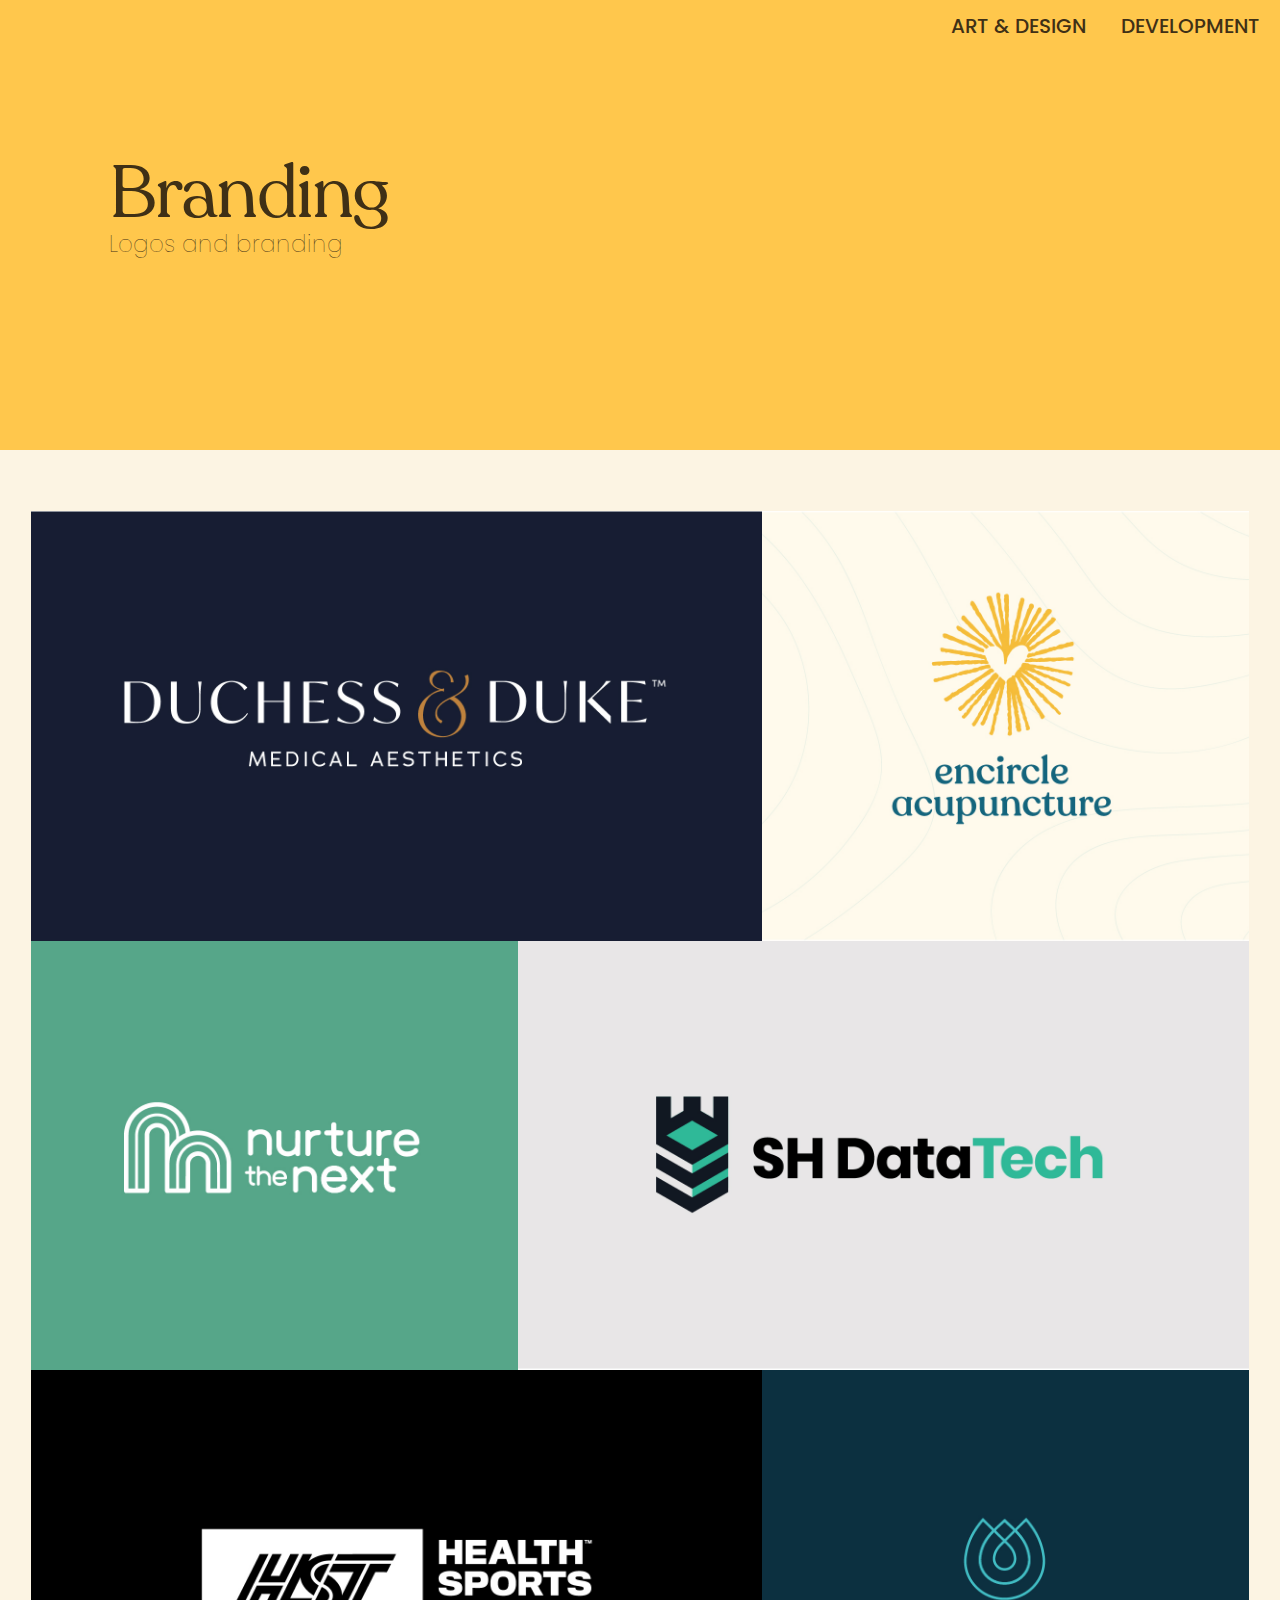
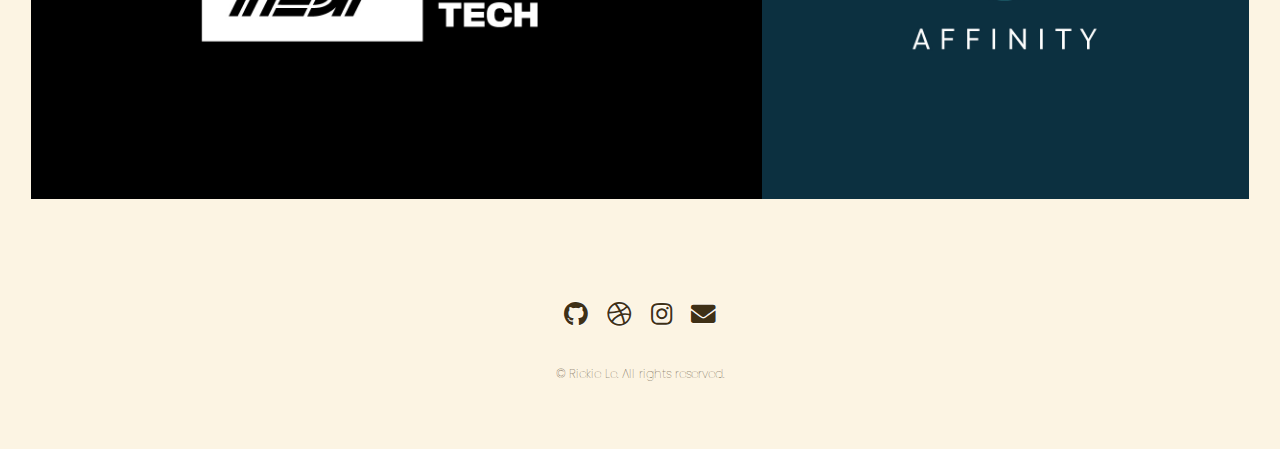
<file: branding.html>
<!DOCTYPE HTML>
<!--
	Landed by HTML5 UP
	html5up.net | @ajlkn
	Free for personal and commercial use under the CCA 3.0 license (html5up.net/license)
-->
<html>
	<head>
		<title>Rickie Le · Design Work</title>
		<meta charset="utf-8" />
		<meta name="viewport" content="width=device-width, initial-scale=1, user-scalable=no" />
		<link rel="stylesheet" href="assets/css/main.css" />
		<noscript><link rel="stylesheet" href="assets/css/noscript.css" /></noscript>
	</head>
	<body class="is-preload landing">
		<div id="page-wrapper">

			<!-- Header -->
				<header id="header">
					<h1 id="logo"><a href="index.html"></a></h1>
					<nav id="nav" class="branding-nav">
						<ul>
              <li><a href="design.html">Art & Design</a></li>
							<li><a href="index.html">Development</a></li>
						</ul>
					</nav>
				</header>

        <!-- Banner -->
				<section id="subpage-banner" class="branding-banner work-subpage">
					<div class="content">
						<header class="banner--header--container">
							<h1 class="banner--header">Branding</h1>
							<p class="banner--paragraph">Logos and branding</p>
              <!-- <h4>Services</h4>
              <p>Art Direction, Character Design, Animation, Storyboarding</p> -->
						</header>
					</div>
				</section>

				<!-- Work -->
        <div id="work">
          <div class="work-row branding-row-one">
            <div class="work-item"></div>
            <div class="work-item"></div>
          </div>
          <div class="work-row branding-row-two">
            <div class="work-item"></div>
            <div class="work-item"></div>
          </div>
          <div class="work-row branding-row-three">
            <div class="work-item"></div>
            <div class="work-item"></div>
          </div>
        </div>
        



    <!-- About Me -- Four -->
    <!-- <section id="four" class="wrapper style1 special fade-up">
      <div class="container">
        <header class="aboutMe">
          <!-- <div><img src="images/rickie-headshot.jpg" class="aboutMe--headshot"></div> -->
          <!-- <h3> Based in Nashville, Tennessee. A multidisciplinary designer that's always down to collaborate.
            Bubble tea lover. And an aspiring indie dev.
          </h3>
        </header>
      </div>
    </section>  -->

     <!-- Facts -- Five -->
     <!-- <section id="five" class=" style2 special fade">
      <div class="container">
        <header>
          <div class="about--section">
            <h4>Skills and Technologies</h4>
            <h5>ART & DESIGN</h5>
            <p>Adobe Photoshop, Adobe InDesign, Adobe Illustrator, 
              Adobe After Effects, Wordpress, Squarespace, Procreate, Figma</p>
            <h5>SOFTWARE DEVELOPMENT</h5>
            <p>JavaScript ES6, React, CSS3, HTML5, C#, ADO.NET, ASP.NET, JSON, Bootstrap, Git, Github</p>
          </div>
          <div class="about--section">
            <h4>Near and dear</h4>
            <span class="hover-piggies">My guinea pigs Tank and Taro,</span> 
            <img src="images/piggie-love.gif" class="hover-piggies-img" />
            <span class="hover-mech"> mech board,</span>
            <img src="images/keybort.jpg" class="hover-mech-img"/>
            <span class="hover-toys">and toy figures.</span>
            <img src="images/toys.jpg" class="hover-toys-img"/>
          </div>
        </header>
          <div class="about--section">
            <h4>Come say hi</h4>
            <h6>rickiele.rl@gmail.com</h6>
            <a href="images/Rickie-Le_Technical-Resume_022820.pdf" download class="button primary icon solid fa-download" class="resume--btn">Resume</a>
          </div>
        </div>
      </div>
    </section> -->

			<!-- Footer -->
		<footer id="footer">
			<ul class="icons">
						<li><a href="https://github.com/rickiele" class="icon brands alt fa-github" target=blank><span class="label">GitHub</span></a></li>
						<li><a href="https://dribbble.com/rickiele" target=blank class="icon brands alt fa-dribbble"><span class="label">Dribbble</span></a></li>
						<li><a href="https://www.instagram.com/rickie.le/" class="icon brands alt fa-instagram" target=blank ><span class="label">Instagram</span></a></li>
						<li><a href="#" class="icon solid alt fa-envelope"><span class="label">Email</span></a></li>
					</ul>
					<ul class="copyright">
						<li>&copy; Rickie Le. All rights reserved.</li>
					</ul>
		</footer>

		</div>

		<!-- Scripts -->
			<script src="assets/js/jquery.min.js"></script>
			<script src="assets/js/jquery.scrolly.min.js"></script>
			<script src="assets/js/jquery.dropotron.min.js"></script>
			<script src="assets/js/jquery.scrollex.min.js"></script>
			<script src="assets/js/browser.min.js"></script>
			<script src="assets/js/breakpoints.min.js"></script>
			<script src="assets/js/util.js"></script>
			<script src="assets/js/main.js"></script>

	</body>
</html>
</file>
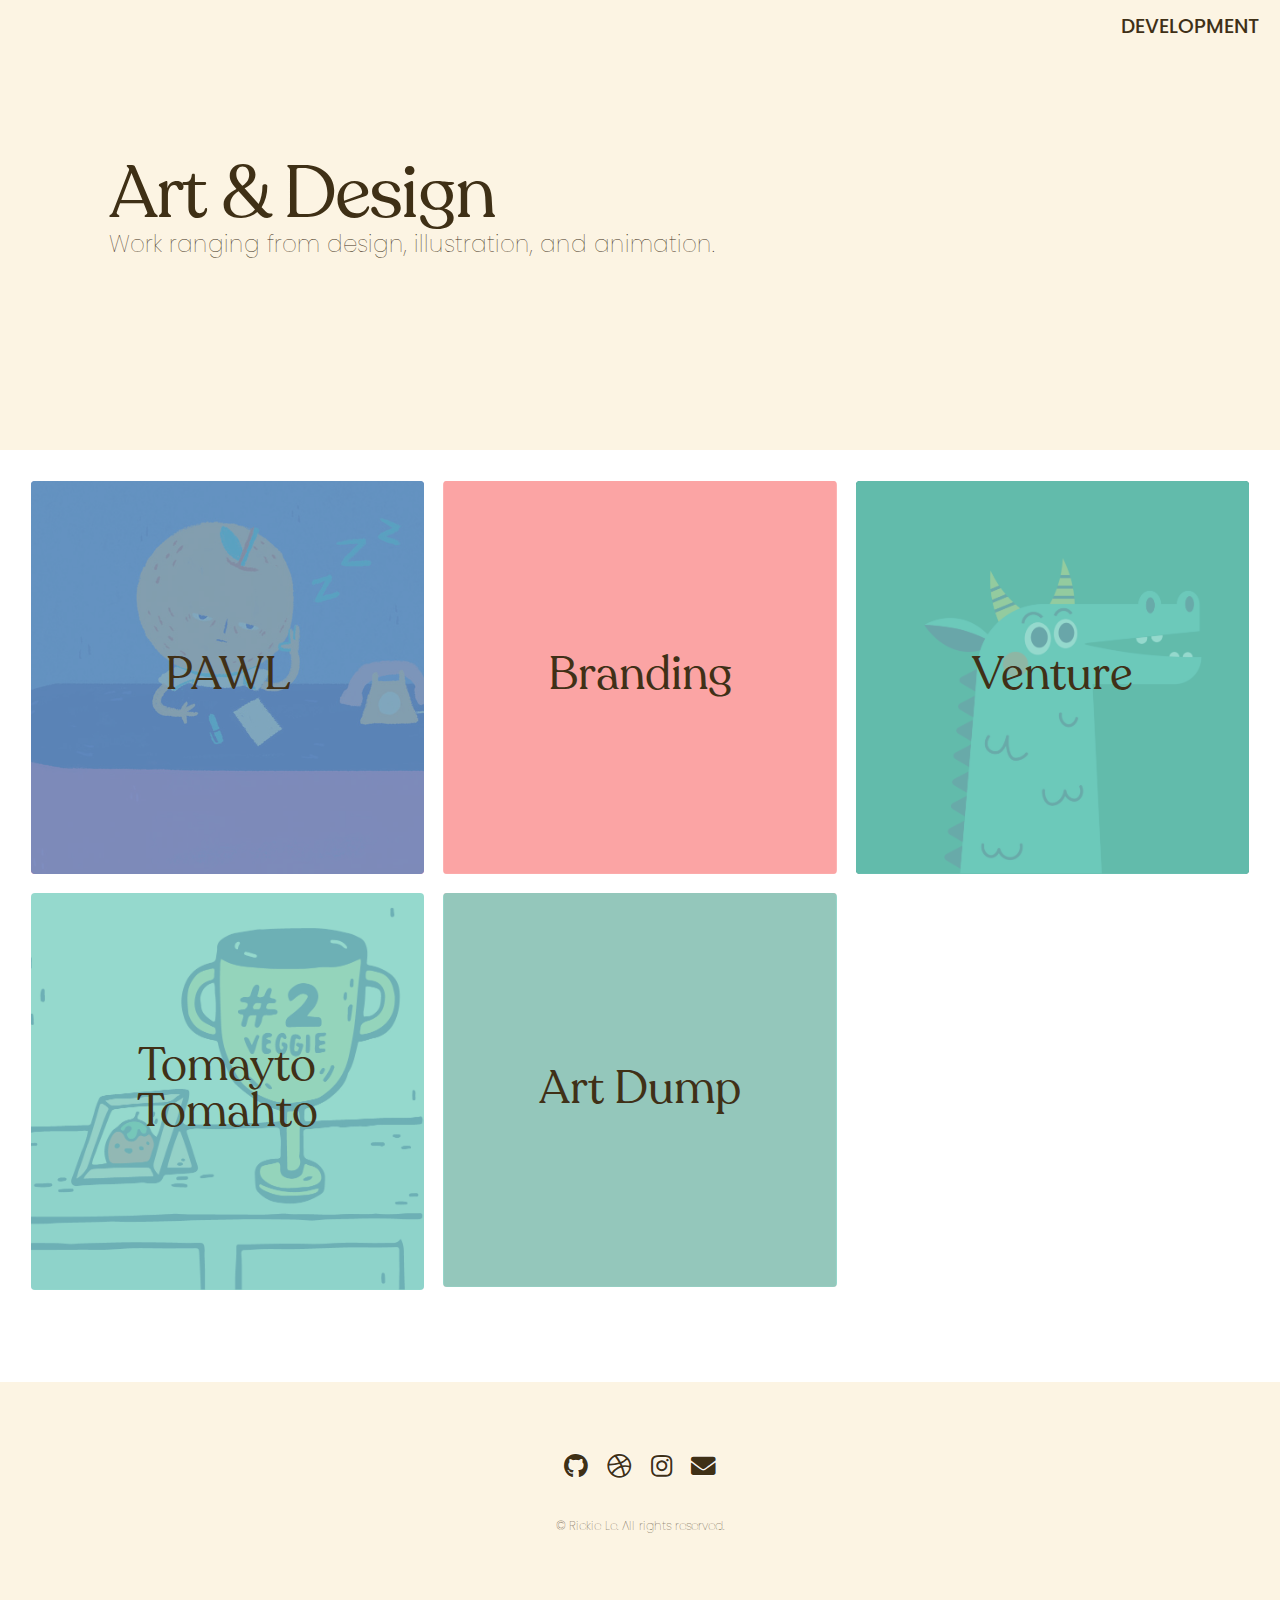
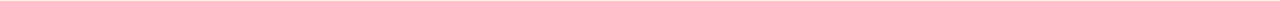
<file: design.html>
<!DOCTYPE HTML>
<!--
	Landed by HTML5 UP
	html5up.net | @ajlkn
	Free for personal and commercial use under the CCA 3.0 license (html5up.net/license)
-->
<html>
	<head>
		<title>Rickie Le · Design Work</title>
		<meta charset="utf-8" />
		<meta name="viewport" content="width=device-width, initial-scale=1, user-scalable=no" />
		<link rel="stylesheet" href="assets/css/main.css" />
		<noscript><link rel="stylesheet" href="assets/css/noscript.css" /></noscript>
	</head>
	<body class="is-preload landing">
		<div id="page-wrapper">

			<!-- Header -->
				<header id="header">
					<h1 id="logo"><a href="index.html"></a></h1>
					<nav id="nav">
						<ul>
							<li><a href="index.html">Development</a></li>
						</ul>
					</nav>
				</header>

        <!-- Banner -->
				<section id="subpage-banner">
					<div class="content">
						<header class="banner--header--container">
							<h1 class="banner--header">Art & Design</h1>
							<p class="banner--paragraph">Work ranging from design, illustration, and animation.</p>
						</header>
					</div>
				</section>

				<!-- Portfolio -->
					<div class="portfolio">
						<section class="tiles">
							<article class="style1">
								<span class="image">
									<img src="images/PAWL/PAWL_Thumbnail.jpg" alt="" />
								</span>
								<a href="pawl.html">
									<h2>PAWL</h2>
									<div class="content">
										<p>Motel Music Video</p>
									</div>
								</a>
							</article>
							<!-- <article class="style1">
								<span class="image">
									<img src="images/pic01.jpg" alt="" />
								</span>
								<a href="ohNatural.html">
									<h2>Oh! Natural</h2>
									<div class="content">
										<p>Graphic Novel, Illustration</p>
									</div>
								</a>
							</article> -->
							<article class="style2">
								<span class="image">
									<img src="images/pink-thumbnail.jpg" alt="" />
								</span>
								<a href="branding.html">
									<h2>Branding</h2>
									<div class="content">
										<p>Various Logo Work</p>
									</div>
								</a>
							</article>
							<article class="style3">
								<span class="image">
									<img src="images/Venture/Venture-Thumbnail.jpg" alt="" />
								</span>
								<a href="venture.html">
									<h2>Venture</h2>
									<div class="content">
										<p>Level Up With LARP</p>
									</div>
								</a>
							</article>
							<article class="style3">
								<span class="image">
									<img src="images/TomaytoTomahto/TomaytoTomahto-Thumbnail.jpg" alt="" />
								</span>
								<a href="tomaytoTomahto.html">
									<h2>Tomayto Tomahto</h2>
									<div class="content">
										<p>A tomato faces an identity crisis</p>
									</div>
								</a>
							</article>
							<article class="style3">
								<span class="image">
									<img src="images/pink-thumbnail.jpg" alt="" />
								</span>
								<a href="misc.html">
									<h2>Art Dump</h2>
									<div class="content">
										<p>Work that doesn't have a home</p>
									</div>
								</a>
							</article>
							<!-- <article class="style1">
								<span class="image">
									<img src="images/pic01.jpg" alt="" />
								</span>
								<a href="generic.html">
									<h2>Venture</h2>
									<div class="content">
										<p>Design, Illustration, Animation</p>
									</div>
								</a>
							</article>
							<article class="style2">
								<span class="image">
									<img src="images/pic01.jpg" alt="" />
								</span>
								<a href="generic.html">
									<h2>Logos</h2>
									<div class="content">
										<p>Sed nisl arcu euismod sit amet nisi lorem etiam dolor veroeros et feugiat.</p>
									</div>
								</a>
							</article>
							<article class="style3">
								<span class="image">
									<img src="images/pic01.jpg" alt="" />
								</span>
								<a href="misc.html">
									<h2>Misc Design Work</h2>
									<div class="content">
										<p>A collection of assorted design work</p>
									</div>
								</a>
							</article> -->
						</section>
					</div>
					
					<!-- <div class="portfolio">
						<section class="tiles">
							<article class="style4">
								<span class="image">
									<img src="images/pic01.jpg" alt="" />
								</span>
								<a href="pawl.html">
									<h2>PAWL Music Video</h2>
									<div class="content">
										<p>Sed nisl arcu euismod sit amet nisi lorem etiam dolor veroeros et feugiat.</p>
									</div>
								</a>
							</article>
							<article class="style5">
								<span class="image">
									<img src="images/pic01.jpg" alt="" />
								</span>
								<a href="generic.html">
									<h2>Italy</h2>
									<div class="content">
										<p>Sed nisl arcu euismod sit amet nisi lorem etiam dolor veroeros et feugiat.</p>
									</div>
								</a>
							</article>
							<article class="style6">
								<span class="image">
									<img src="images/pic01.jpg" alt="" />
								</span>
								<a href="generic.html">
									<h2>Veroeros</h2>
									<div class="content">
										<p>Sed nisl arcu euismod sit amet nisi lorem etiam dolor veroeros et feugiat.</p>
									</div>
								</a>
							</article>
						</section>
					</div>

					<div class="portfolio">
						<section class="tiles">
							<article class="style4">
								<span class="image">
									<img src="images/pic01.jpg" alt="" />
								</span>
								<a href="generic.html">
									<h2>Oh Natural! <br>Pop Up Book</h2>
									<div class="content">
										<p>Sed nisl arcu euismod sit amet nisi lorem etiam dolor veroeros et feugiat.</p>
									</div>
								</a>
							</article>
							<article class="style5">
								<span class="image">
									<img src="images/pic01.jpg" alt="" />
								</span>
								<a href="generic.html">
									<h2>Tomayto Tomahto <br> Graphic Novel</h2>
									<div class="content">
										<p>Sed nisl arcu euismod sit amet nisi lorem etiam dolor veroeros et feugiat.</p>
									</div>
								</a>
							</article>
							<article class="style6">
								<span class="image">
									<img src="images/pic01.jpg" alt="" />
								</span>
								<a href="generic.html">
									<h2>Veroeros</h2>
									<div class="content">
										<p>Sed nisl arcu euismod sit amet nisi lorem etiam dolor veroeros et feugiat.</p>
									</div>
								</a>
							</article>
						</section>
					</div> -->



    <!-- About Me -- Four -->
    <!-- <section id="four" class="wrapper style1 special fade-up">
      <div class="container">
        <header class="aboutMe">
          <!-- <div><img src="images/rickie-headshot.jpg" class="aboutMe--headshot"></div> -->
          <!-- <h3> Based in Nashville, Tennessee. A multidisciplinary designer that's always down to collaborate.
            Bubble tea lover. And an aspiring indie dev.
          </h3>
        </header>
      </div>
    </section>  -->

     <!-- Facts -- Five -->
     <!-- <section id="five" class=" style2 special fade">
      <div class="container">
        <header>
          <div class="about--section">
            <h4>Skills and Technologies</h4>
            <h5>ART & DESIGN</h5>
            <p>Adobe Photoshop, Adobe InDesign, Adobe Illustrator, 
              Adobe After Effects, Wordpress, Squarespace, Procreate, Figma</p>
            <h5>SOFTWARE DEVELOPMENT</h5>
            <p>JavaScript ES6, React, CSS3, HTML5, C#, ADO.NET, ASP.NET, JSON, Bootstrap, Git, Github</p>
          </div>
          <div class="about--section">
            <h4>Near and dear</h4>
            <span class="hover-piggies">My guinea pigs Tank and Taro,</span> 
            <img src="images/piggie-love.gif" class="hover-piggies-img" />
            <span class="hover-mech"> mech board,</span>
            <img src="images/keybort.jpg" class="hover-mech-img"/>
            <span class="hover-toys">and toy figures.</span>
            <img src="images/toys.jpg" class="hover-toys-img"/>
          </div>
        </header>
          <div class="about--section">
            <h4>Come say hi</h4>
            <h6>rickiele.rl@gmail.com</h6>
            <a href="images/Rickie-Le_Technical-Resume_022820.pdf" download class="button primary icon solid fa-download" class="resume--btn">Resume</a>
          </div>
        </div>
      </div>
    </section> -->

			<!-- Footer -->
		<footer id="footer">
			<ul class="icons">
						<li><a href="https://github.com/rickiele" class="icon brands alt fa-github" target=blank><span class="label">GitHub</span></a></li>
						<li><a href="https://dribbble.com/rickiele" target=blank class="icon brands alt fa-dribbble"><span class="label">Dribbble</span></a></li>
						<li><a href="https://www.instagram.com/rickie.le/" class="icon brands alt fa-instagram" target=blank ><span class="label">Instagram</span></a></li>
						<li><a href="#" class="icon solid alt fa-envelope"><span class="label">Email</span></a></li>
					</ul>
					<ul class="copyright">
						<li>&copy; Rickie Le. All rights reserved.</li>
					</ul>
		</footer>

		</div>

		<!-- Scripts -->
			<script src="assets/js/jquery.min.js"></script>
			<script src="assets/js/jquery.scrolly.min.js"></script>
			<script src="assets/js/jquery.dropotron.min.js"></script>
			<script src="assets/js/jquery.scrollex.min.js"></script>
			<script src="assets/js/browser.min.js"></script>
			<script src="assets/js/breakpoints.min.js"></script>
			<script src="assets/js/util.js"></script>
			<script src="assets/js/main.js"></script>

	</body>
</html>
</file>
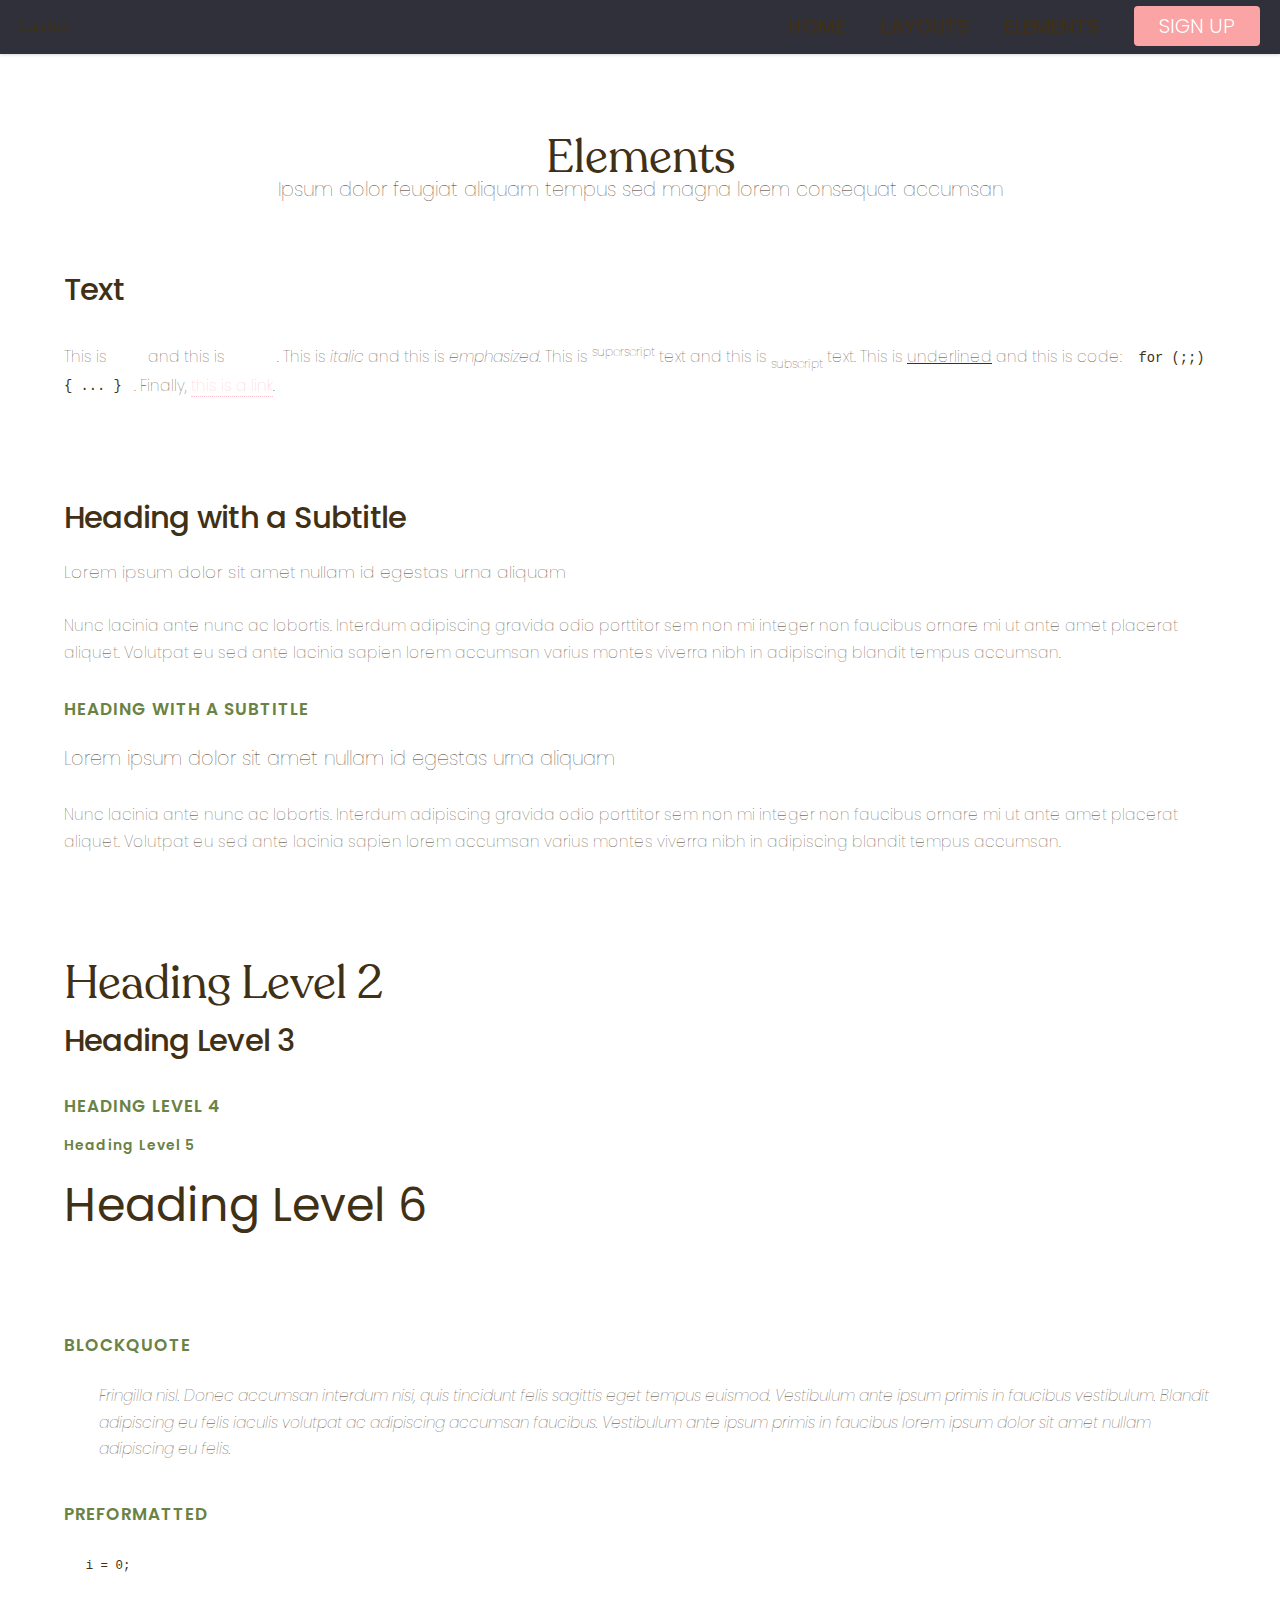
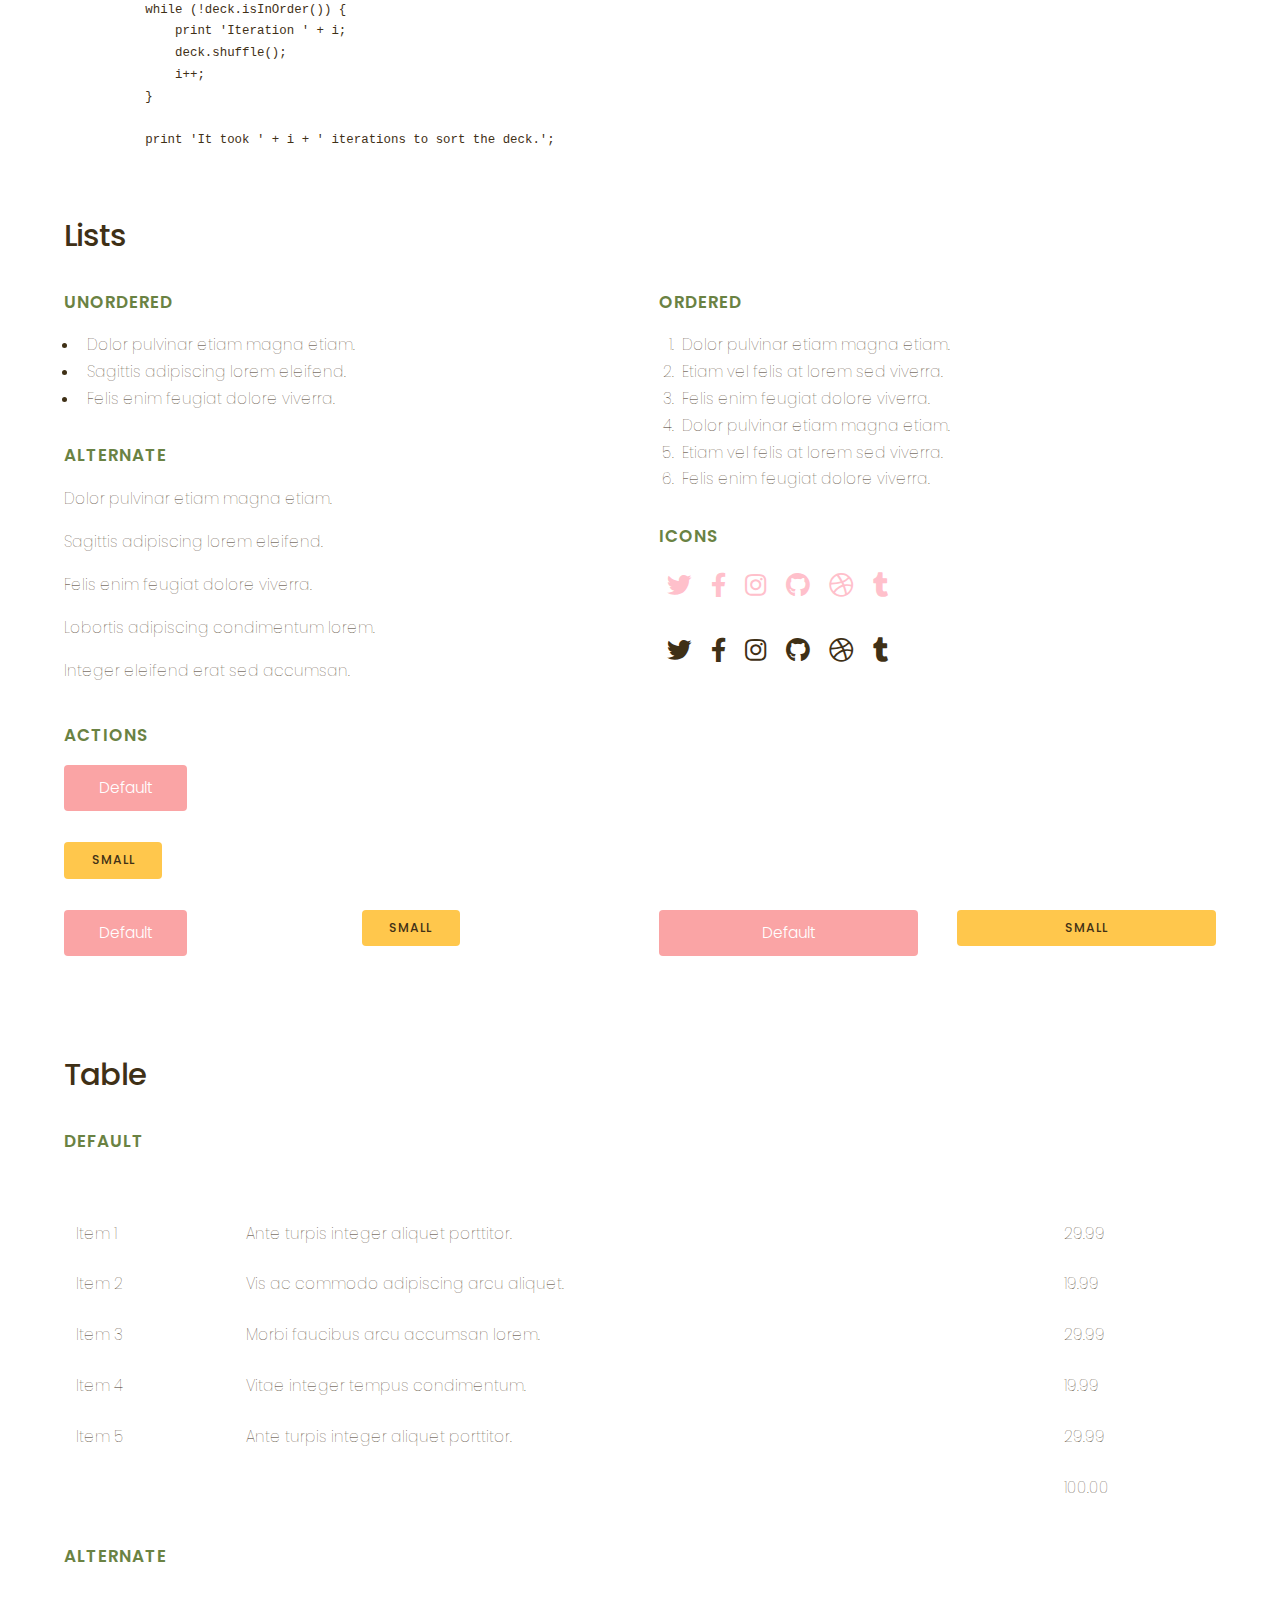
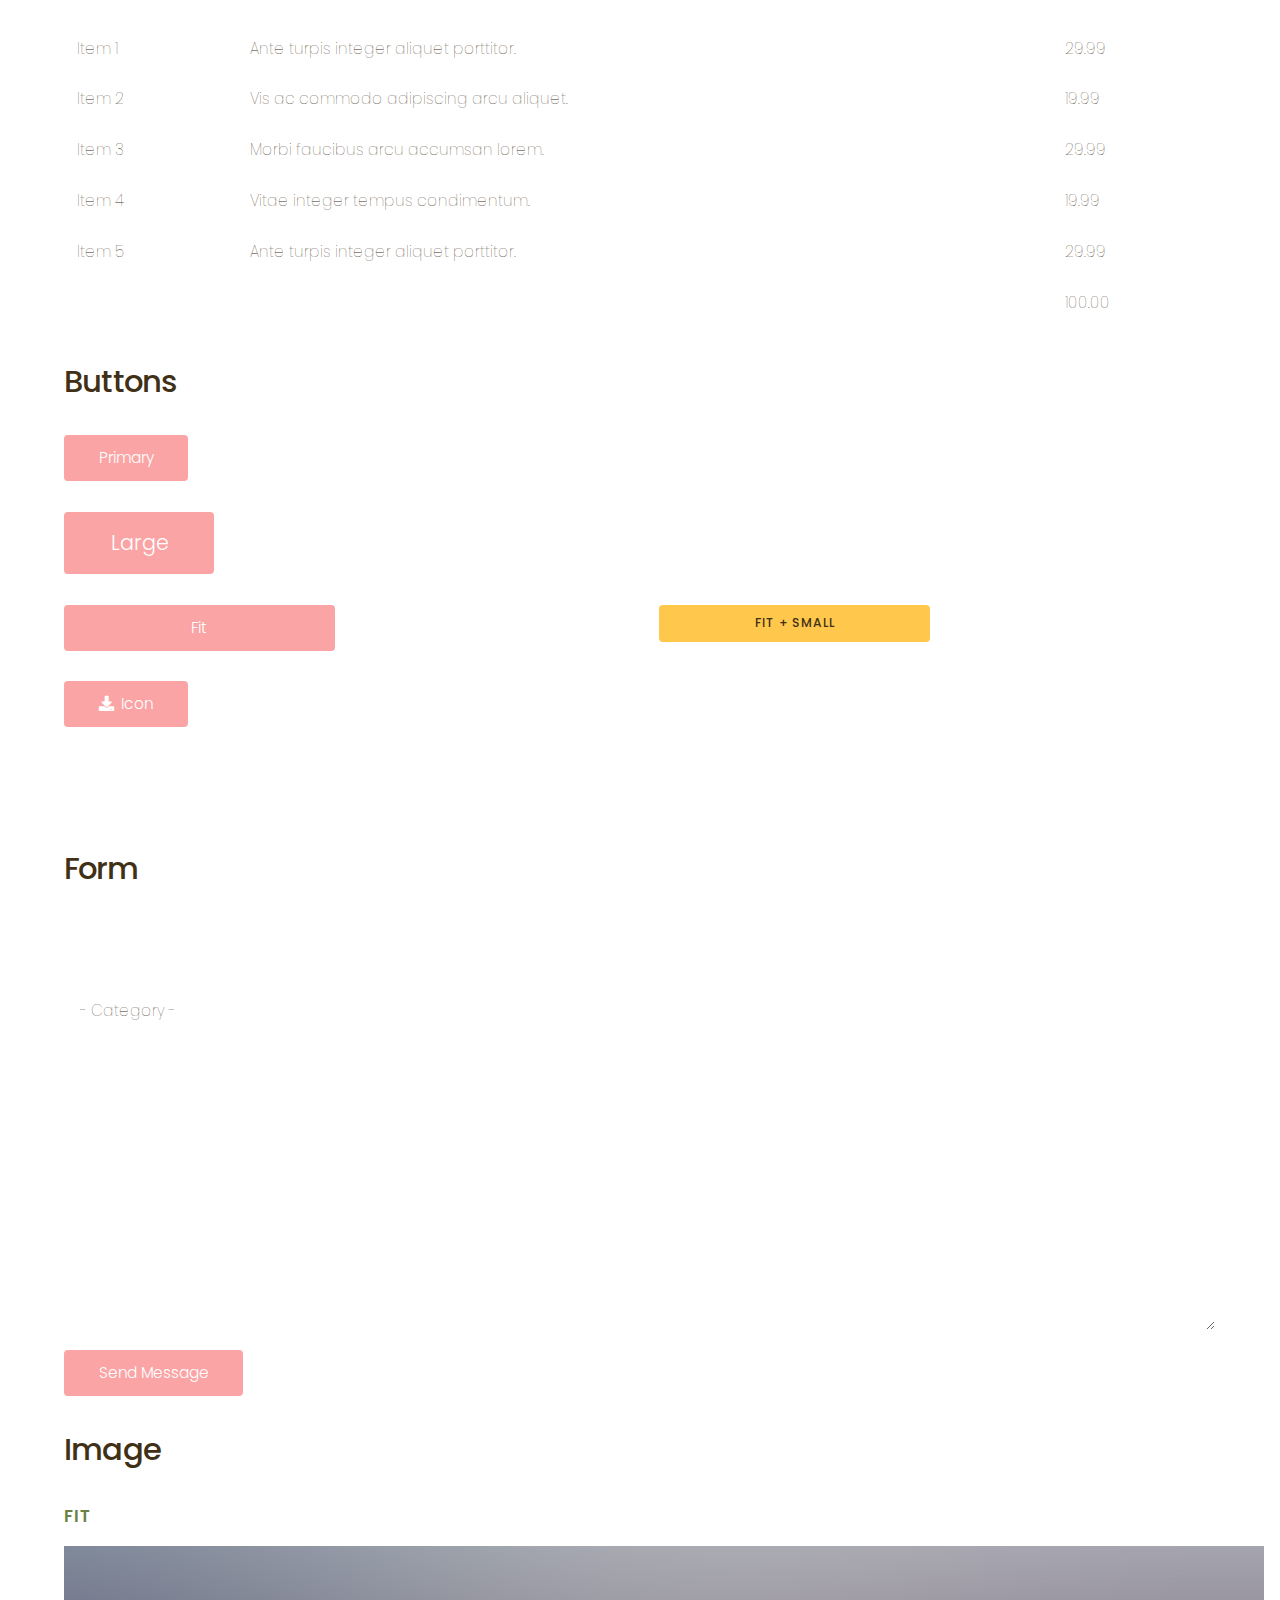
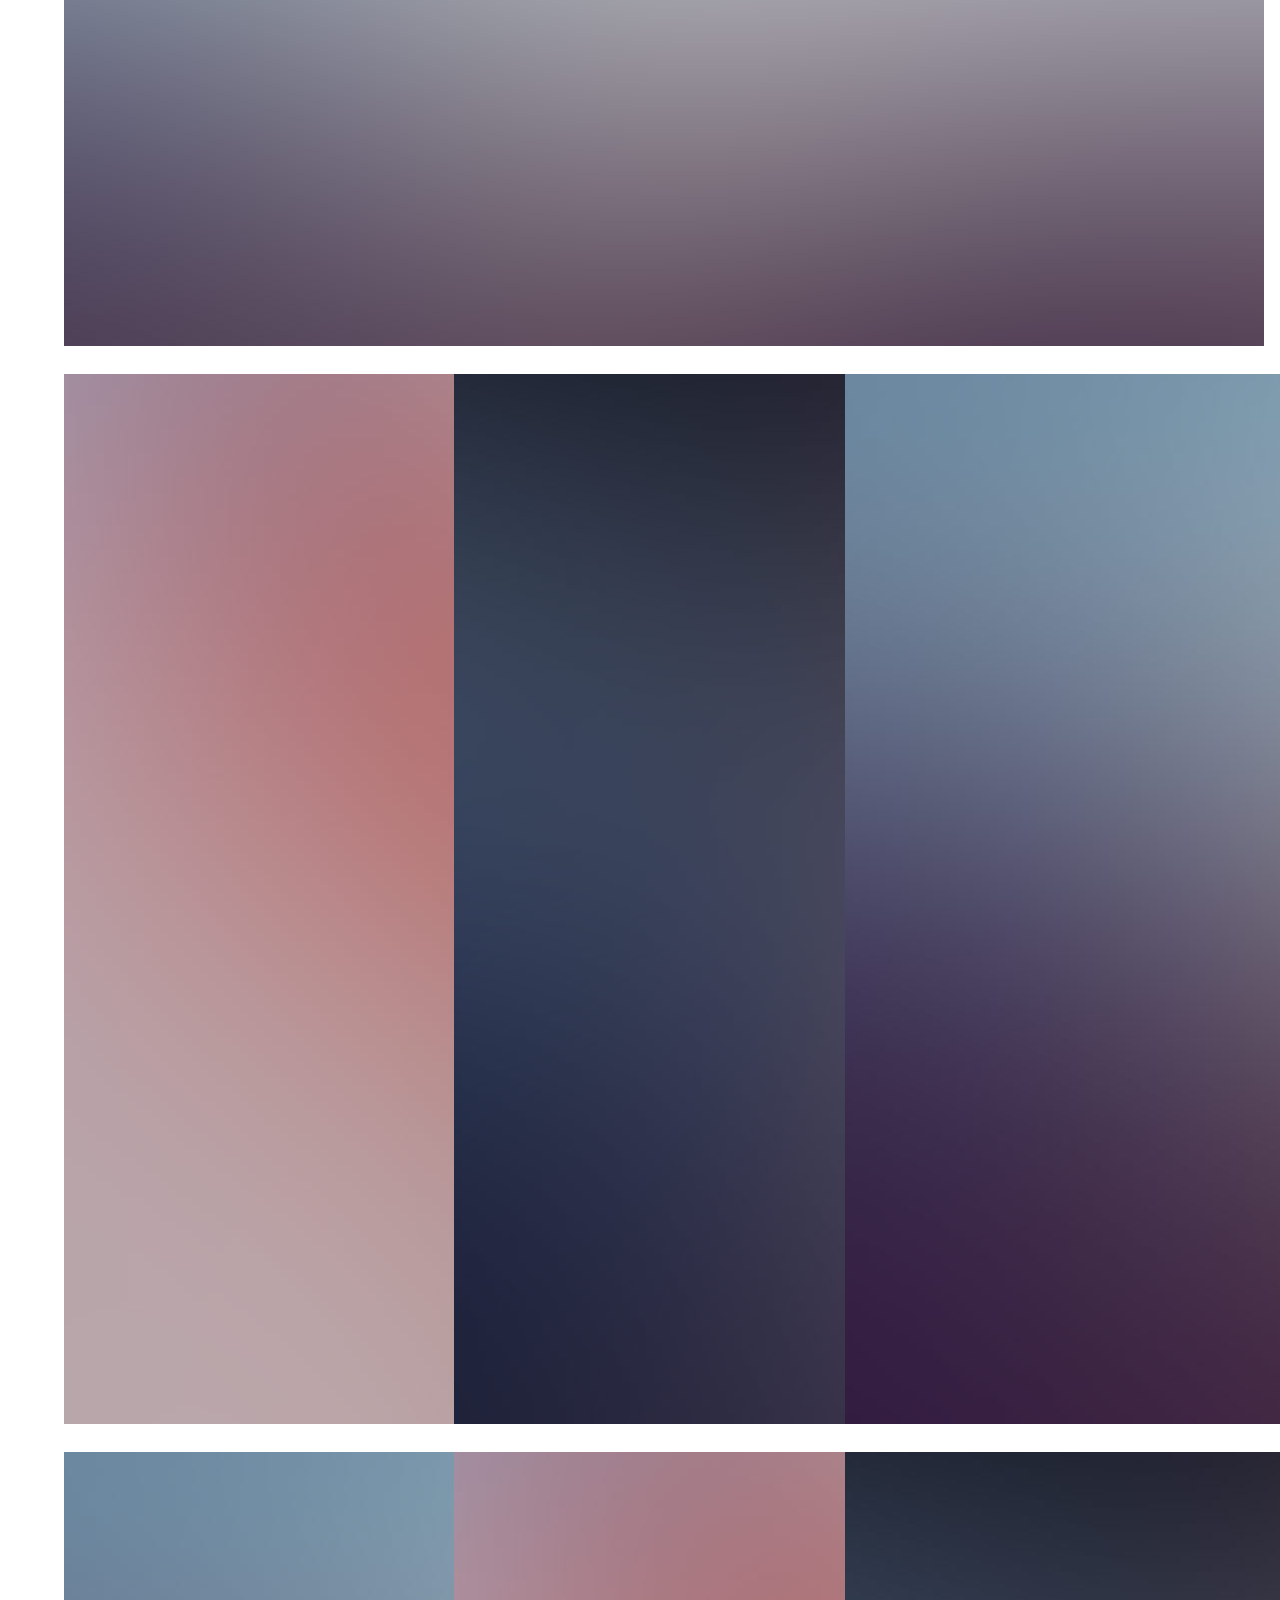
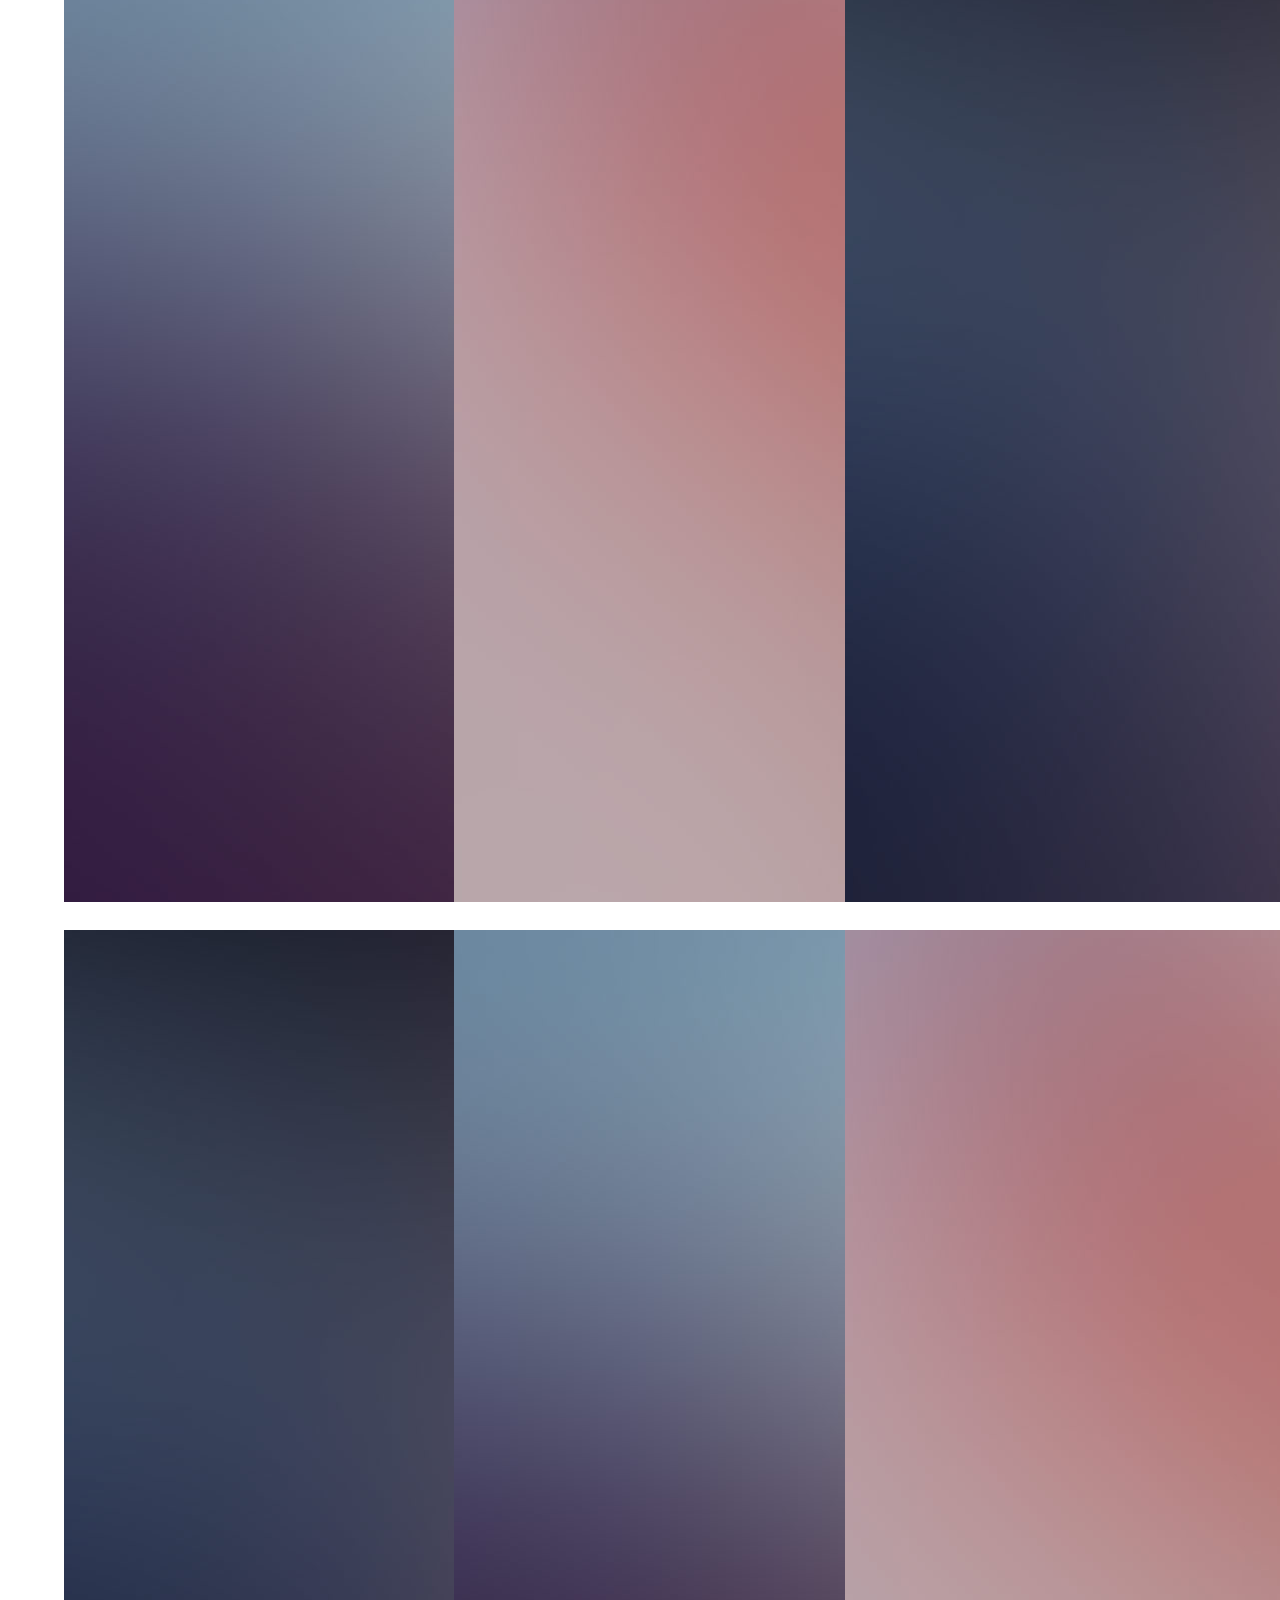
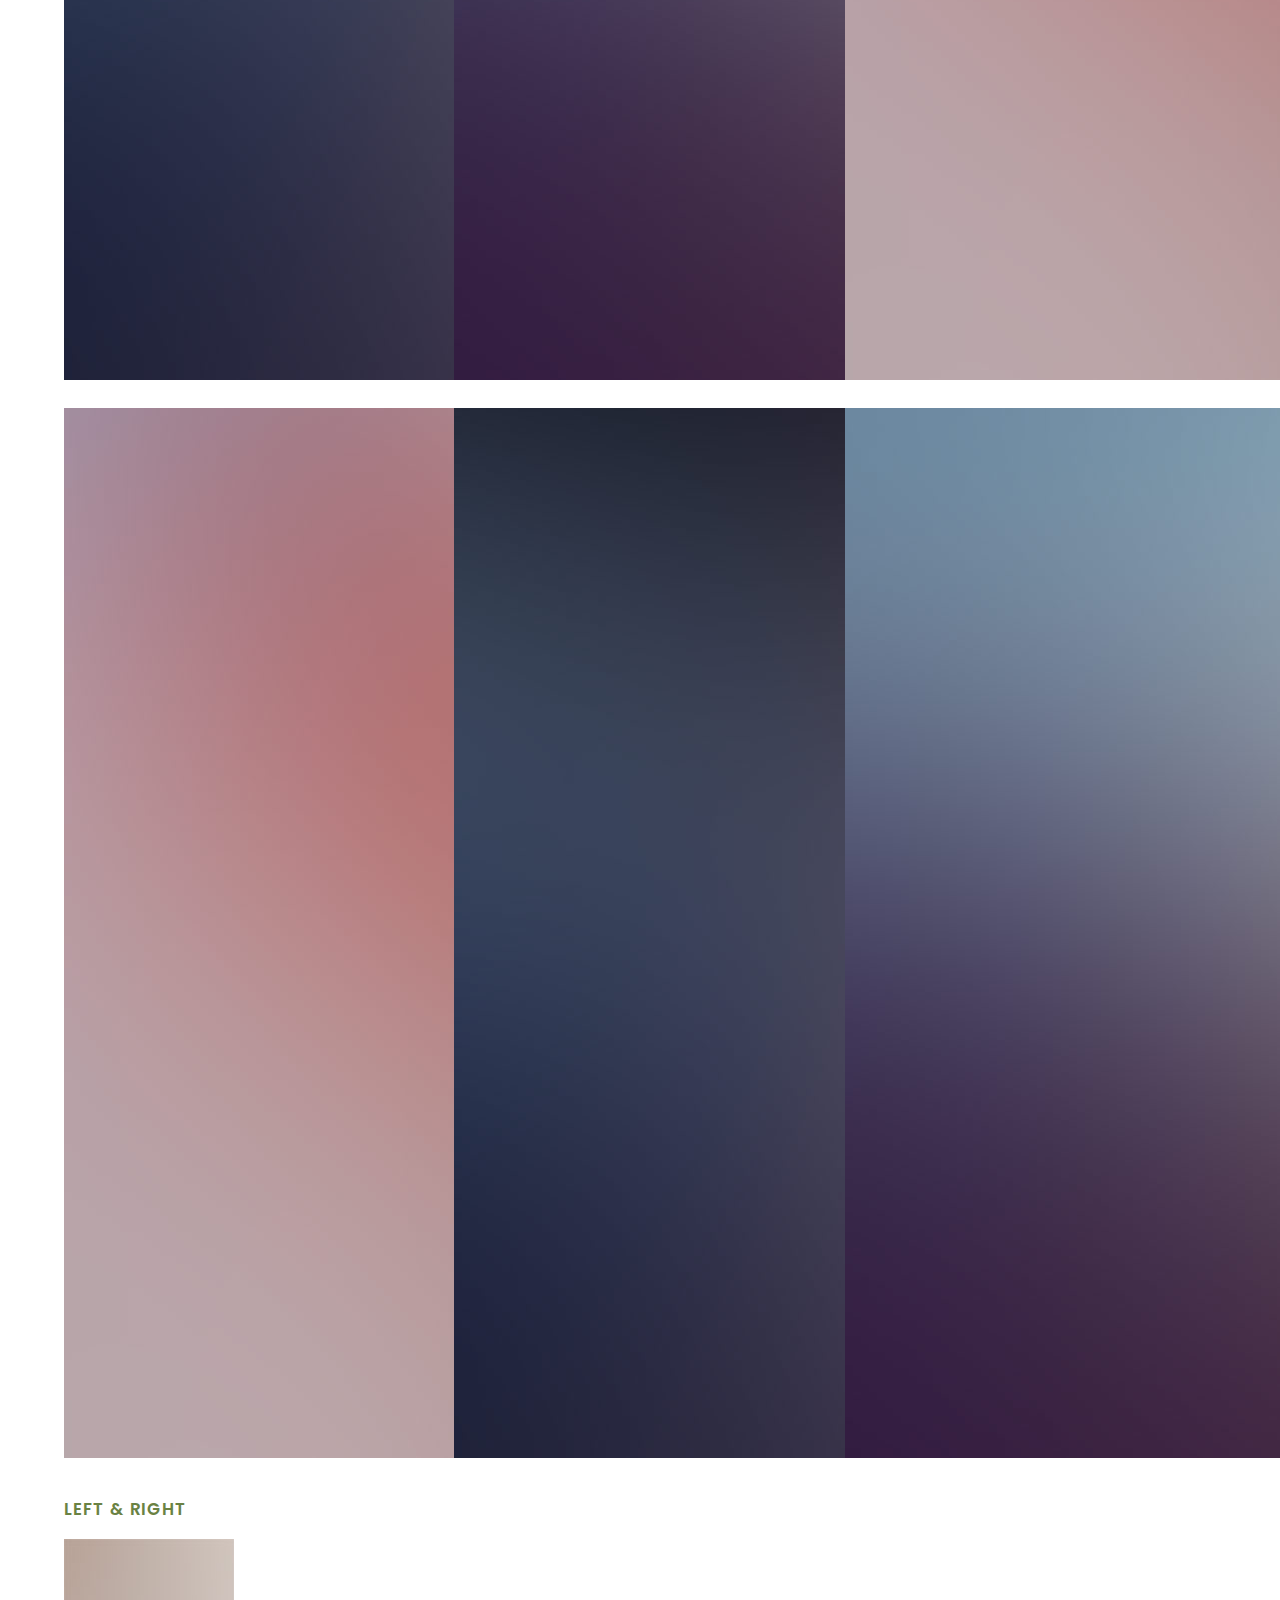
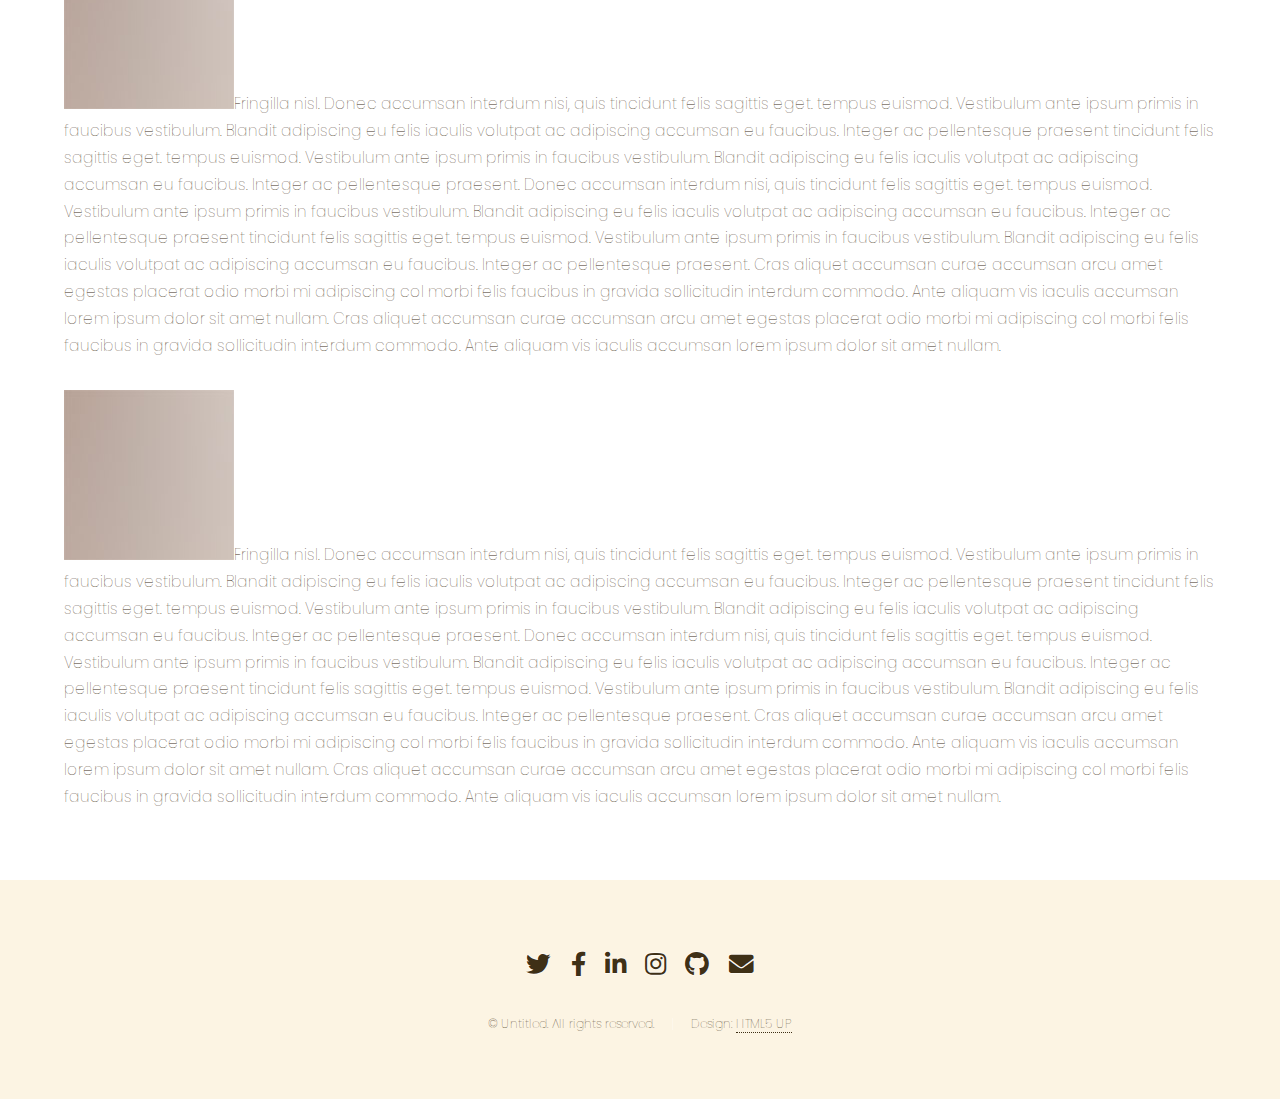
<file: elements.html>
<!DOCTYPE HTML>
<!--
	Landed by HTML5 UP
	html5up.net | @ajlkn
	Free for personal and commercial use under the CCA 3.0 license (html5up.net/license)
-->
<html>
	<head>
		<title>Rickie Le</title>
		<meta charset="utf-8" />
		<meta name="viewport" content="width=device-width, initial-scale=1, user-scalable=no" />
		<link rel="stylesheet" href="assets/css/main.css" />
		<noscript><link rel="stylesheet" href="assets/css/noscript.css" /></noscript>
	</head>
	<body class="is-preload">
		<div id="page-wrapper">

			<!-- Header -->
				<header id="header">
					<h1 id="logo"><a href="index.html">Landed</a></h1>
					<nav id="nav">
						<ul>
							<li><a href="index.html">Home</a></li>
							<li>
								<a href="#">Layouts</a>
								<ul>
									<li><a href="left-sidebar.html">Left Sidebar</a></li>
									<li><a href="right-sidebar.html">Right Sidebar</a></li>
									<li><a href="no-sidebar.html">No Sidebar</a></li>
									<li>
										<a href="#">Submenu</a>
										<ul>
											<li><a href="#">Option 1</a></li>
											<li><a href="#">Option 2</a></li>
											<li><a href="#">Option 3</a></li>
											<li><a href="#">Option 4</a></li>
										</ul>
									</li>
								</ul>
							</li>
							<li><a href="elements.html">Elements</a></li>
							<li><a href="#" class="button primary">Sign Up</a></li>
						</ul>
					</nav>
				</header>

			<!-- Main -->
				<div id="main" class="wrapper style1">
					<div class="container">
						<header class="major">
							<h2>Elements</h2>
							<p>Ipsum dolor feugiat aliquam tempus sed magna lorem consequat accumsan</p>
						</header>

						<!-- Text -->
							<section>
								<h3>Text</h3>
								<p>This is <b>bold</b> and this is <strong>strong</strong>. This is <i>italic</i> and this is <em>emphasized</em>.
								This is <sup>superscript</sup> text and this is <sub>subscript</sub> text.
								This is <u>underlined</u> and this is code: <code>for (;;) { ... }</code>. Finally, <a href="#">this is a link</a>.</p>

								<hr />

								<header>
									<h3>Heading with a Subtitle</h3>
									<p>Lorem ipsum dolor sit amet nullam id egestas urna aliquam</p>
								</header>
								<p>Nunc lacinia ante nunc ac lobortis. Interdum adipiscing gravida odio porttitor sem non mi integer non faucibus ornare mi ut ante amet placerat aliquet. Volutpat eu sed ante lacinia sapien lorem accumsan varius montes viverra nibh in adipiscing blandit tempus accumsan.</p>
								<header>
									<h4>Heading with a Subtitle</h4>
									<p>Lorem ipsum dolor sit amet nullam id egestas urna aliquam</p>
								</header>
								<p>Nunc lacinia ante nunc ac lobortis. Interdum adipiscing gravida odio porttitor sem non mi integer non faucibus ornare mi ut ante amet placerat aliquet. Volutpat eu sed ante lacinia sapien lorem accumsan varius montes viverra nibh in adipiscing blandit tempus accumsan.</p>

								<hr />

								<h2>Heading Level 2</h2>
								<h3>Heading Level 3</h3>
								<h4>Heading Level 4</h4>
								<h5>Heading Level 5</h5>
								<h6>Heading Level 6</h6>

								<hr />

								<h4>Blockquote</h4>
								<blockquote>Fringilla nisl. Donec accumsan interdum nisi, quis tincidunt felis sagittis eget tempus euismod. Vestibulum ante ipsum primis in faucibus vestibulum. Blandit adipiscing eu felis iaculis volutpat ac adipiscing accumsan faucibus. Vestibulum ante ipsum primis in faucibus lorem ipsum dolor sit amet nullam adipiscing eu felis.</blockquote>

								<h4>Preformatted</h4>
								<pre><code>i = 0;

	while (!deck.isInOrder()) {
	    print 'Iteration ' + i;
	    deck.shuffle();
	    i++;
	}

	print 'It took ' + i + ' iterations to sort the deck.';
	</code></pre>
							</section>

						<!-- Lists -->
							<section>
								<h3>Lists</h3>
								<div class="row">
									<div class="col-6 col-12-xsmall">

										<h4>Unordered</h4>
										<ul>
											<li>Dolor pulvinar etiam magna etiam.</li>
											<li>Sagittis adipiscing lorem eleifend.</li>
											<li>Felis enim feugiat dolore viverra.</li>
										</ul>

										<h4>Alternate</h4>
										<ul class="alt">
											<li>Dolor pulvinar etiam magna etiam.</li>
											<li>Sagittis adipiscing lorem eleifend.</li>
											<li>Felis enim feugiat dolore viverra.</li>
											<li>Lobortis adipiscing condimentum lorem.</li>
											<li>Integer eleifend erat sed accumsan.</li>
										</ul>

									</div>
									<div class="col-6 col-12-xsmall">

										<h4>Ordered</h4>
										<ol>
											<li>Dolor pulvinar etiam magna etiam.</li>
											<li>Etiam vel felis at lorem sed viverra.</li>
											<li>Felis enim feugiat dolore viverra.</li>
											<li>Dolor pulvinar etiam magna etiam.</li>
											<li>Etiam vel felis at lorem sed viverra.</li>
											<li>Felis enim feugiat dolore viverra.</li>
										</ol>

										<h4>Icons</h4>
										<ul class="icons">
											<li><a href="#" class="icon brands fa-twitter"><span class="label">Twitter</span></a></li>
											<li><a href="#" class="icon brands fa-facebook-f"><span class="label">Facebook</span></a></li>
											<li><a href="#" class="icon brands fa-instagram"><span class="label">Instagram</span></a></li>
											<li><a href="#" class="icon brands fa-github"><span class="label">Github</span></a></li>
											<li><a href="#" class="icon brands fa-dribbble"><span class="label">Dribbble</span></a></li>
											<li><a href="#" class="icon brands fa-tumblr"><span class="label">Tumblr</span></a></li>
										</ul>
										<ul class="icons">
											<li><a href="#" class="icon brands alt fa-twitter"><span class="label">Twitter</span></a></li>
											<li><a href="#" class="icon brands alt fa-facebook-f"><span class="label">Facebook</span></a></li>
											<li><a href="#" class="icon brands alt fa-instagram"><span class="label">Instagram</span></a></li>
											<li><a href="#" class="icon brands alt fa-github"><span class="label">Github</span></a></li>
											<li><a href="#" class="icon brands alt fa-dribbble"><span class="label">Dribbble</span></a></li>
											<li><a href="#" class="icon brands alt fa-tumblr"><span class="label">Tumblr</span></a></li>
										</ul>

									</div>
								</div>

								<h4>Actions</h4>
								<ul class="actions">
									<li><a href="#" class="button primary">Default</a></li>
									<li><a href="#" class="button">Default</a></li>
								</ul>
								<ul class="actions small">
									<li><a href="#" class="button primary small">Small</a></li>
									<li><a href="#" class="button small">Small</a></li>
								</ul>
								<div class="row">
									<div class="col-3 col-6-medium col-12-xsmall">
										<ul class="actions stacked">
											<li><a href="#" class="button primary">Default</a></li>
											<li><a href="#" class="button">Default</a></li>
										</ul>
									</div>
									<div class="col-3 col-6-medium col-12-xsmall">
										<ul class="actions stacked">
											<li><a href="#" class="button primary small">Small</a></li>
											<li><a href="#" class="button small">Small</a></li>
										</ul>
									</div>
									<div class="col-3 col-6-medium col-12-xsmall">
										<ul class="actions stacked">
											<li><a href="#" class="button primary fit">Default</a></li>
											<li><a href="#" class="button fit">Default</a></li>
										</ul>
									</div>
									<div class="col-3 col-6-medium col-12-xsmall">
										<ul class="actions stacked">
											<li><a href="#" class="button primary small fit">Small</a></li>
											<li><a href="#" class="button small fit">Small</a></li>
										</ul>
									</div>
								</div>
							</section>

						<!-- Table -->
							<section>
								<h3>Table</h3>
								<h4>Default</h4>
								<div class="table-wrapper">
									<table>
										<thead>
											<tr>
												<th>Name</th>
												<th>Description</th>
												<th>Price</th>
											</tr>
										</thead>
										<tbody>
											<tr>
												<td>Item 1</td>
												<td>Ante turpis integer aliquet porttitor.</td>
												<td>29.99</td>
											</tr>
											<tr>
												<td>Item 2</td>
												<td>Vis ac commodo adipiscing arcu aliquet.</td>
												<td>19.99</td>
											</tr>
											<tr>
												<td>Item 3</td>
												<td> Morbi faucibus arcu accumsan lorem.</td>
												<td>29.99</td>
											</tr>
											<tr>
												<td>Item 4</td>
												<td>Vitae integer tempus condimentum.</td>
												<td>19.99</td>
											</tr>
											<tr>
												<td>Item 5</td>
												<td>Ante turpis integer aliquet porttitor.</td>
												<td>29.99</td>
											</tr>
										</tbody>
										<tfoot>
											<tr>
												<td colspan="2"></td>
												<td>100.00</td>
											</tr>
										</tfoot>
									</table>
								</div>
								<h4>Alternate</h4>
								<div class="table-wrapper">
									<table class="alt">
										<thead>
											<tr>
												<th>Name</th>
												<th>Description</th>
												<th>Price</th>
											</tr>
										</thead>
										<tbody>
											<tr>
												<td>Item 1</td>
												<td>Ante turpis integer aliquet porttitor.</td>
												<td>29.99</td>
											</tr>
											<tr>
												<td>Item 2</td>
												<td>Vis ac commodo adipiscing arcu aliquet.</td>
												<td>19.99</td>
											</tr>
											<tr>
												<td>Item 3</td>
												<td> Morbi faucibus arcu accumsan lorem.</td>
												<td>29.99</td>
											</tr>
											<tr>
												<td>Item 4</td>
												<td>Vitae integer tempus condimentum.</td>
												<td>19.99</td>
											</tr>
											<tr>
												<td>Item 5</td>
												<td>Ante turpis integer aliquet porttitor.</td>
												<td>29.99</td>
											</tr>
										</tbody>
										<tfoot>
											<tr>
												<td colspan="2"></td>
												<td>100.00</td>
											</tr>
										</tfoot>
									</table>
								</div>
							</section>

						<!-- Buttons -->
							<section>
								<h3>Buttons</h3>
								<ul class="actions">
									<li><a href="#" class="button primary">Primary</a></li>
									<li><a href="#" class="button">Default</a></li>
								</ul>
								<ul class="actions">
									<li><a href="#" class="button primary large">Large</a></li>
									<li><a href="#" class="button">Default</a></li>
									<li><a href="#" class="button small">Default</a></li>
								</ul>
								<div class="row">
									<div class="col-6 col-12-xsmall">
										<ul class="actions fit">
											<li><a href="#" class="button primary fit">Fit</a></li>
											<li><a href="#" class="button fit">Fit</a></li>
										</ul>
									</div>
									<div class="col-6 col-12-xsmall">
										<ul class="actions fit small">
											<li><a href="#" class="button primary fit small">Fit + Small</a></li>
											<li><a href="#" class="button fit small">Fit + Small</a></li>
										</ul>
									</div>
								</div>
								<ul class="actions">
									<li><a href="#" class="button primary icon solid fa-download">Icon</a></li>
									<li><a href="#" class="button icon solid fa-download">Icon</a></li>
								</ul>
								<ul class="actions">
									<li><span class="button primary disabled">Primary</span></li>
									<li><span class="button disabled">Default</span></li>
								</ul>
							</section>

						<!-- Form -->
							<section>
								<h3>Form</h3>
								<form method="post" action="#">
									<div class="row gtr-uniform gtr-50">
										<div class="col-6 col-12-xsmall">
											<input type="text" name="name" id="name" value="" placeholder="Name" />
										</div>
										<div class="col-6 col-12-xsmall">
											<input type="email" name="email" id="email" value="" placeholder="Email" />
										</div>
										<div class="col-12">
											<select name="category" id="category">
												<option value="">- Category -</option>
												<option value="1">Manufacturing</option>
												<option value="1">Shipping</option>
												<option value="1">Administration</option>
												<option value="1">Human Resources</option>
											</select>
										</div>
										<div class="col-4 col-12-medium">
											<input type="radio" id="priority-low" name="priority" checked>
											<label for="priority-low">Low Priority</label>
										</div>
										<div class="col-4 col-12-medium">
											<input type="radio" id="priority-normal" name="priority">
											<label for="priority-normal">Normal Priority</label>
										</div>
										<div class="col-4 col-12-medium">
											<input type="radio" id="priority-high" name="priority">
											<label for="priority-high">High Priority</label>
										</div>
										<div class="col-6 col-12-medium">
											<input type="checkbox" id="copy" name="copy">
											<label for="copy">Email me a copy of this message</label>
										</div>
										<div class="col-6 col-12-medium">
											<input type="checkbox" id="human" name="human" checked>
											<label for="human">I am a human and not a robot</label>
										</div>
										<div class="col-12">
											<textarea name="message" id="message" placeholder="Enter your message" rows="6"></textarea>
										</div>
										<div class="col-12">
											<ul class="actions">
												<li><input type="submit" value="Send Message" class="primary" /></li>
												<li><input type="reset" value="Reset" /></li>
											</ul>
										</div>
									</div>
								</form>
							</section>

						<!-- Image -->
							<section>
								<h3>Image</h3>
								<h4>Fit</h4>
								<div class="box alt">
									<div class="row gtr-50 gtr-uniform">
										<div class="col-12"><span class="image fit"><img src="images/pic07.jpg" alt="" /></span></div>
										<div class="col-4 col-6-xsmall"><span class="image fit"><img src="images/pic02.jpg" alt="" /></span></div>
										<div class="col-4 col-6-xsmall"><span class="image fit"><img src="images/pic03.jpg" alt="" /></span></div>
										<div class="col-4 col-6-xsmall"><span class="image fit"><img src="images/pic04.jpg" alt="" /></span></div>
										<div class="col-4 col-6-xsmall"><span class="image fit"><img src="images/pic04.jpg" alt="" /></span></div>
										<div class="col-4 col-6-xsmall"><span class="image fit"><img src="images/pic02.jpg" alt="" /></span></div>
										<div class="col-4 col-6-xsmall"><span class="image fit"><img src="images/pic03.jpg" alt="" /></span></div>
										<div class="col-4 col-6-xsmall"><span class="image fit"><img src="images/pic03.jpg" alt="" /></span></div>
										<div class="col-4 col-6-xsmall"><span class="image fit"><img src="images/pic04.jpg" alt="" /></span></div>
										<div class="col-4 col-6-xsmall"><span class="image fit"><img src="images/pic02.jpg" alt="" /></span></div>
										<div class="col-4 col-6-xsmall"><span class="image fit"><img src="images/pic02.jpg" alt="" /></span></div>
										<div class="col-4 col-6-xsmall"><span class="image fit"><img src="images/pic03.jpg" alt="" /></span></div>
										<div class="col-4 col-6-xsmall"><span class="image fit"><img src="images/pic04.jpg" alt="" /></span></div>
									</div>
								</div>

								<h4>Left &amp; Right</h4>
								<p><span class="image left"><img src="images/pic08.jpg" alt="" /></span>Fringilla nisl. Donec accumsan interdum nisi, quis tincidunt felis sagittis eget. tempus euismod. Vestibulum ante ipsum primis in faucibus vestibulum. Blandit adipiscing eu felis iaculis volutpat ac adipiscing accumsan eu faucibus. Integer ac pellentesque praesent tincidunt felis sagittis eget. tempus euismod. Vestibulum ante ipsum primis in faucibus vestibulum. Blandit adipiscing eu felis iaculis volutpat ac adipiscing accumsan eu faucibus. Integer ac pellentesque praesent. Donec accumsan interdum nisi, quis tincidunt felis sagittis eget. tempus euismod. Vestibulum ante ipsum primis in faucibus vestibulum. Blandit adipiscing eu felis iaculis volutpat ac adipiscing accumsan eu faucibus. Integer ac pellentesque praesent tincidunt felis sagittis eget. tempus euismod. Vestibulum ante ipsum primis in faucibus vestibulum. Blandit adipiscing eu felis iaculis volutpat ac adipiscing accumsan eu faucibus. Integer ac pellentesque praesent. Cras aliquet accumsan curae accumsan arcu amet egestas placerat odio morbi mi adipiscing col morbi felis faucibus in gravida sollicitudin interdum commodo. Ante aliquam vis iaculis accumsan lorem ipsum dolor sit amet nullam. Cras aliquet accumsan curae accumsan arcu amet egestas placerat odio morbi mi adipiscing col morbi felis faucibus in gravida sollicitudin interdum commodo. Ante aliquam vis iaculis accumsan lorem ipsum dolor sit amet nullam.</p>
								<p><span class="image right"><img src="images/pic08.jpg" alt="" /></span>Fringilla nisl. Donec accumsan interdum nisi, quis tincidunt felis sagittis eget. tempus euismod. Vestibulum ante ipsum primis in faucibus vestibulum. Blandit adipiscing eu felis iaculis volutpat ac adipiscing accumsan eu faucibus. Integer ac pellentesque praesent tincidunt felis sagittis eget. tempus euismod. Vestibulum ante ipsum primis in faucibus vestibulum. Blandit adipiscing eu felis iaculis volutpat ac adipiscing accumsan eu faucibus. Integer ac pellentesque praesent. Donec accumsan interdum nisi, quis tincidunt felis sagittis eget. tempus euismod. Vestibulum ante ipsum primis in faucibus vestibulum. Blandit adipiscing eu felis iaculis volutpat ac adipiscing accumsan eu faucibus. Integer ac pellentesque praesent tincidunt felis sagittis eget. tempus euismod. Vestibulum ante ipsum primis in faucibus vestibulum. Blandit adipiscing eu felis iaculis volutpat ac adipiscing accumsan eu faucibus. Integer ac pellentesque praesent. Cras aliquet accumsan curae accumsan arcu amet egestas placerat odio morbi mi adipiscing col morbi felis faucibus in gravida sollicitudin interdum commodo. Ante aliquam vis iaculis accumsan lorem ipsum dolor sit amet nullam. Cras aliquet accumsan curae accumsan arcu amet egestas placerat odio morbi mi adipiscing col morbi felis faucibus in gravida sollicitudin interdum commodo. Ante aliquam vis iaculis accumsan lorem ipsum dolor sit amet nullam.</p>
							</section>

					</div>
				</div>

			<!-- Footer -->
				<footer id="footer">
					<ul class="icons">
						<li><a href="#" class="icon brands alt fa-twitter"><span class="label">Twitter</span></a></li>
						<li><a href="#" class="icon brands alt fa-facebook-f"><span class="label">Facebook</span></a></li>
						<li><a href="#" class="icon brands alt fa-linkedin-in"><span class="label">LinkedIn</span></a></li>
						<li><a href="#" class="icon brands alt fa-instagram"><span class="label">Instagram</span></a></li>
						<li><a href="#" class="icon brands alt fa-github"><span class="label">GitHub</span></a></li>
						<li><a href="#" class="icon solid alt fa-envelope"><span class="label">Email</span></a></li>
					</ul>
					<ul class="copyright">
						<li>&copy; Untitled. All rights reserved.</li><li>Design: <a href="http://html5up.net">HTML5 UP</a></li>
					</ul>
				</footer>

		</div>

		<!-- Scripts -->
			<script src="assets/js/jquery.min.js"></script>
			<script src="assets/js/jquery.scrolly.min.js"></script>
			<script src="assets/js/jquery.dropotron.min.js"></script>
			<script src="assets/js/jquery.scrollex.min.js"></script>
			<script src="assets/js/browser.min.js"></script>
			<script src="assets/js/breakpoints.min.js"></script>
			<script src="assets/js/util.js"></script>
			<script src="assets/js/main.js"></script>

	</body>
</html>
</file>
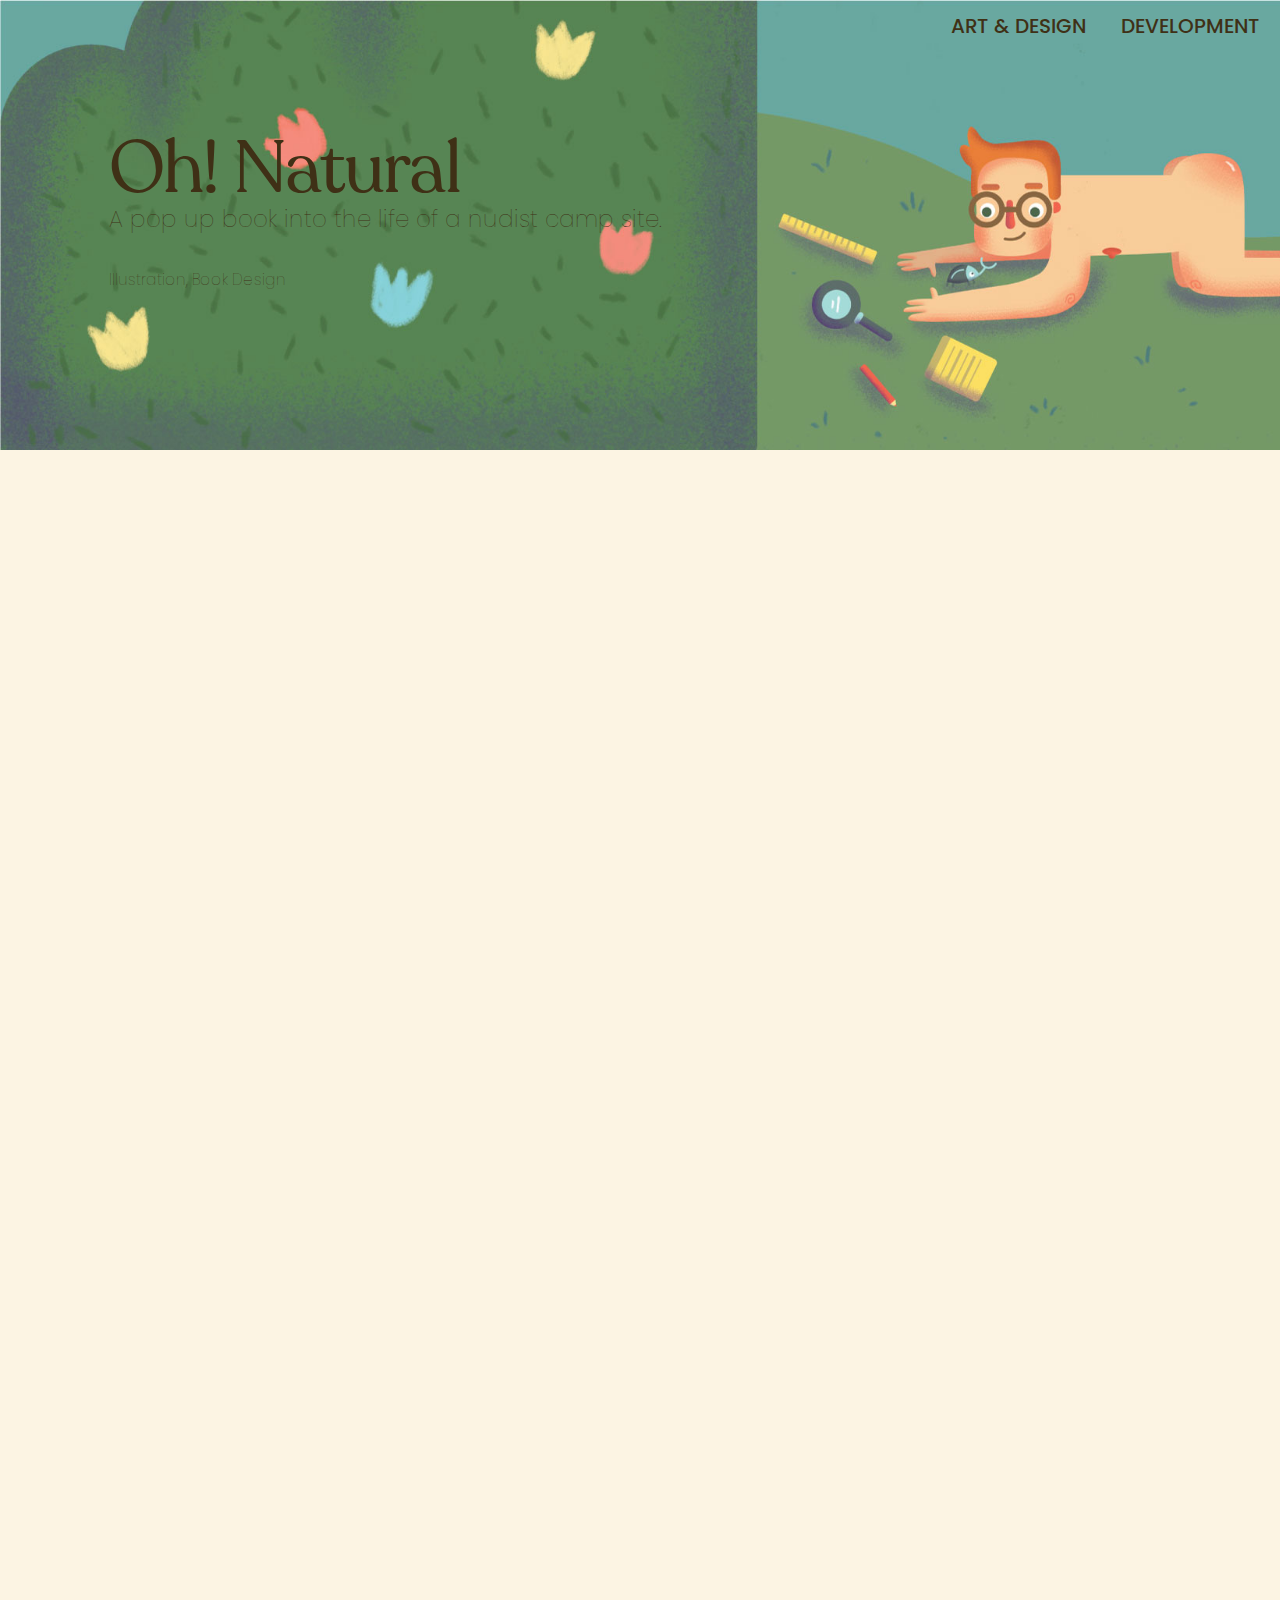
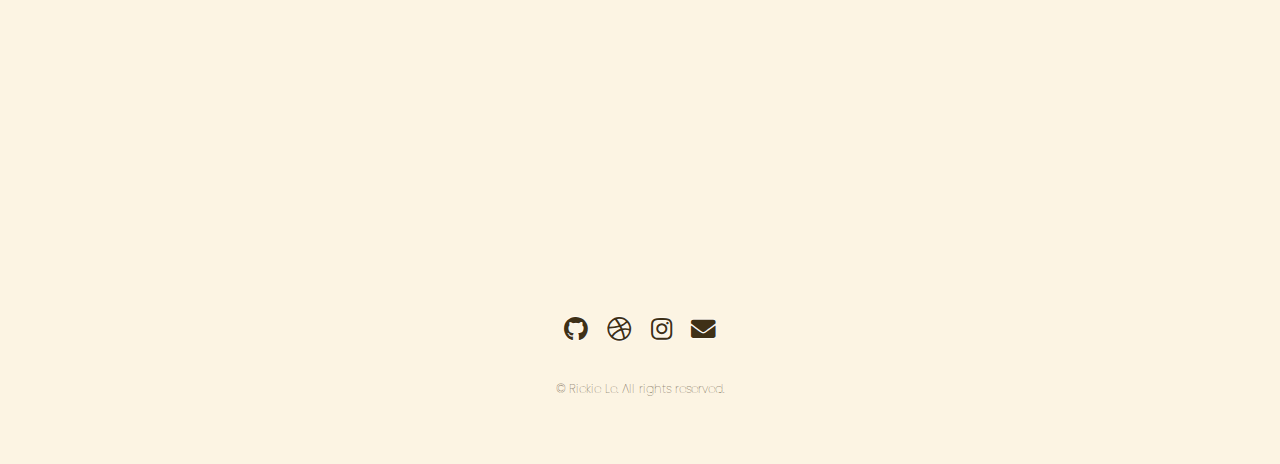
<file: ohNatural.html>
<!DOCTYPE HTML>
<!--
	Landed by HTML5 UP
	html5up.net | @ajlkn
	Free for personal and commercial use under the CCA 3.0 license (html5up.net/license)
-->
<html>
	<head>
		<title>Rickie Le · Design Work</title>
		<meta charset="utf-8" />
		<meta name="viewport" content="width=device-width, initial-scale=1, user-scalable=no" />
		<link rel="stylesheet" href="assets/css/main.css" />
		<noscript><link rel="stylesheet" href="assets/css/noscript.css" /></noscript>
	</head>
	<body class="is-preload landing">
		<div id="page-wrapper">

			<!-- Header -->
				<header id="header">
					<h1 id="logo"><a href="index.html"></a></h1>
					<nav id="nav">
						<ul>
              <li><a href="design.html">Art & Design</a></li>
							<li><a href="index.html">Development</a></li>
						</ul>
					</nav>
				</header>

        <!-- Banner -->
				<section id="subpage-banner" class="ohNatural-banner work-subpage">
					<div class="content">
						<header class="banner--header--container">
							<h1 class="banner--header">Oh! Natural</h1>
							<p class="banner--paragraph">A pop up book into the life of a nudist camp site.</p>
              <p>Illustration, Book Design</p>
						</header>
					</div>
				</section>

				<!-- Work -->
        <div id="work">
          <div class="work-row ohNatural-row-one">
            <div class="work-item"></div>
            <div class="work-item"></div>
          </div>
          <div class="work-row ohNatural-row-two">
            <div class="work-item"></div>
          </div>
          <div class="work-row ohNatural-row-three">
            <div class="work-item"></div>
            <div class="work-item"></div>
          </div>
        </div>
      

			<!-- Footer -->
		<footer id="footer">
			<ul class="icons">
						<li><a href="https://github.com/rickiele" class="icon brands alt fa-github" target=blank><span class="label">GitHub</span></a></li>
						<li><a href="https://dribbble.com/rickiele" target=blank class="icon brands alt fa-dribbble"><span class="label">Dribbble</span></a></li>
						<li><a href="https://www.instagram.com/rickie.le/" class="icon brands alt fa-instagram" target=blank ><span class="label">Instagram</span></a></li>
						<li><a href="#" class="icon solid alt fa-envelope"><span class="label">Email</span></a></li>
					</ul>
					<ul class="copyright">
						<li>&copy; Rickie Le. All rights reserved.</li>
					</ul>
		</footer>

		</div>

		<!-- Scripts -->
			<script src="assets/js/jquery.min.js"></script>
			<script src="assets/js/jquery.scrolly.min.js"></script>
			<script src="assets/js/jquery.dropotron.min.js"></script>
			<script src="assets/js/jquery.scrollex.min.js"></script>
			<script src="assets/js/browser.min.js"></script>
			<script src="assets/js/breakpoints.min.js"></script>
			<script src="assets/js/util.js"></script>
			<script src="assets/js/main.js"></script>

	</body>
</html>
</file>
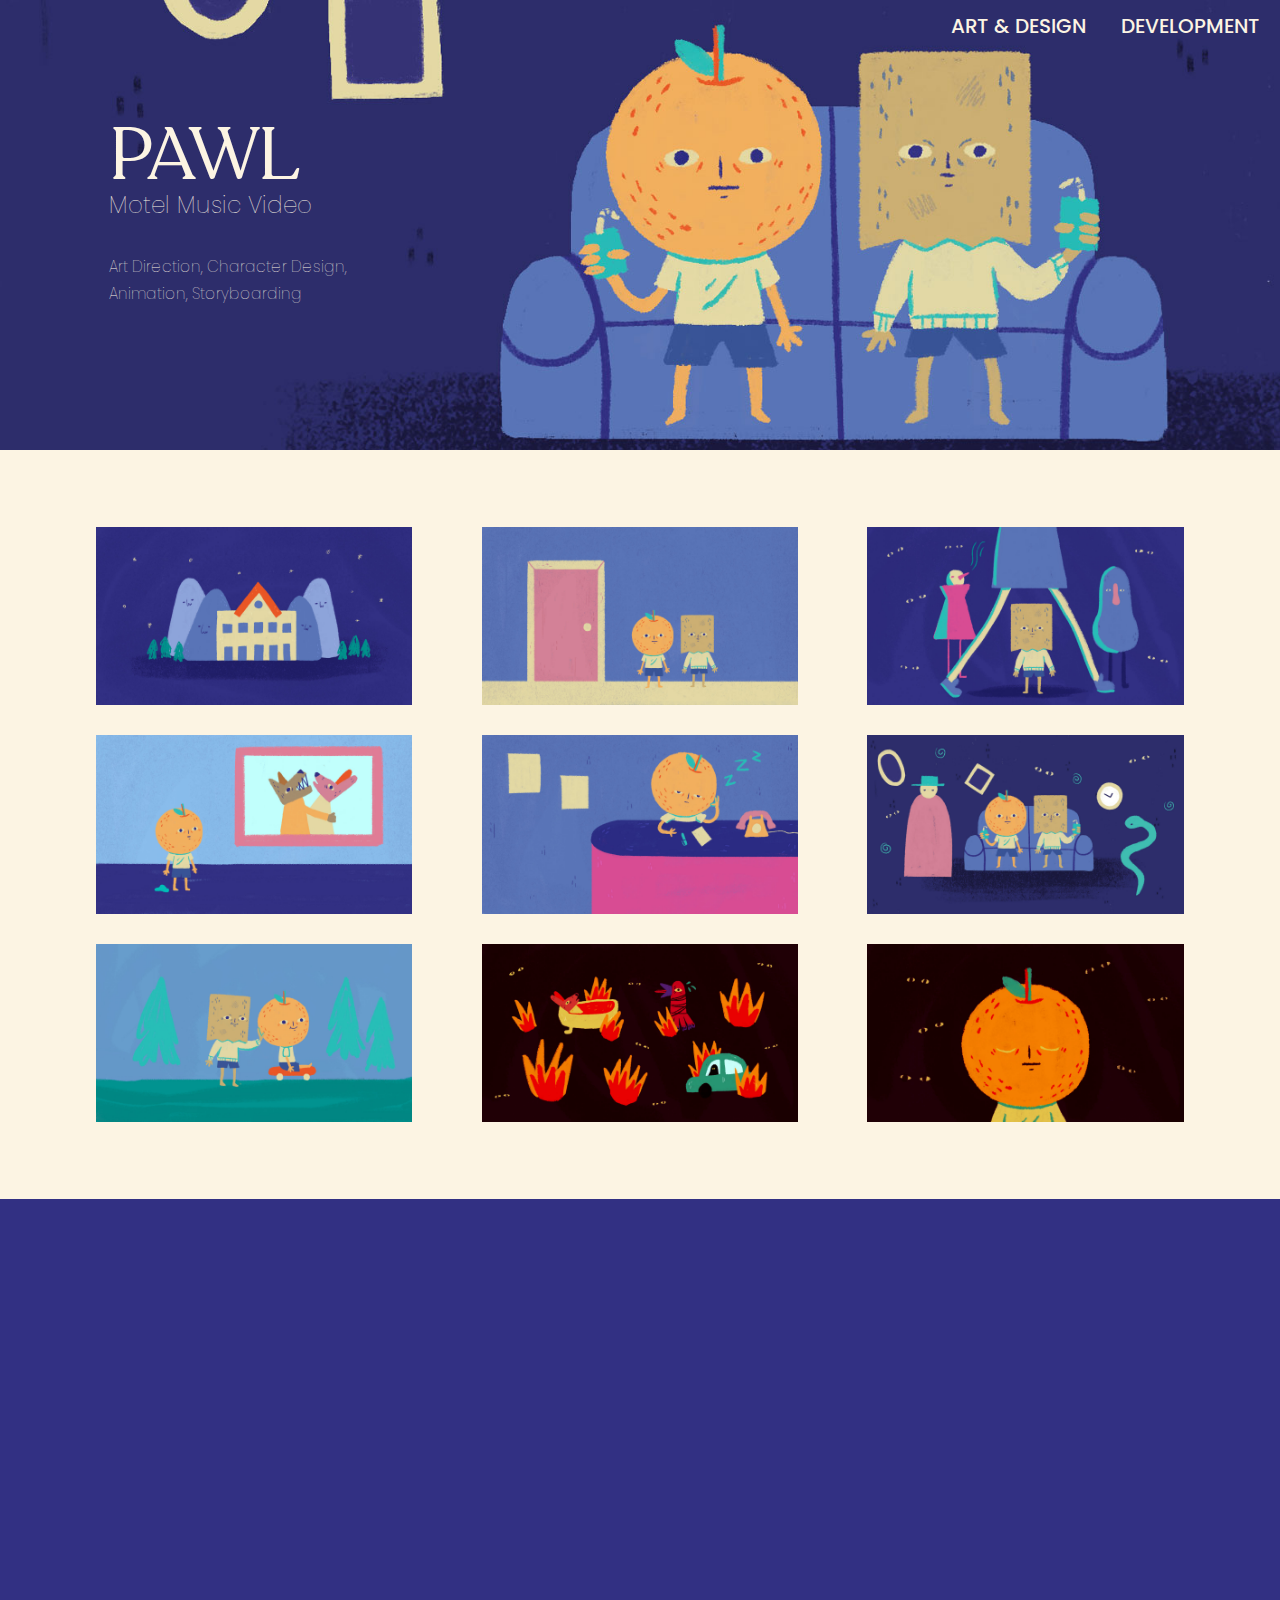
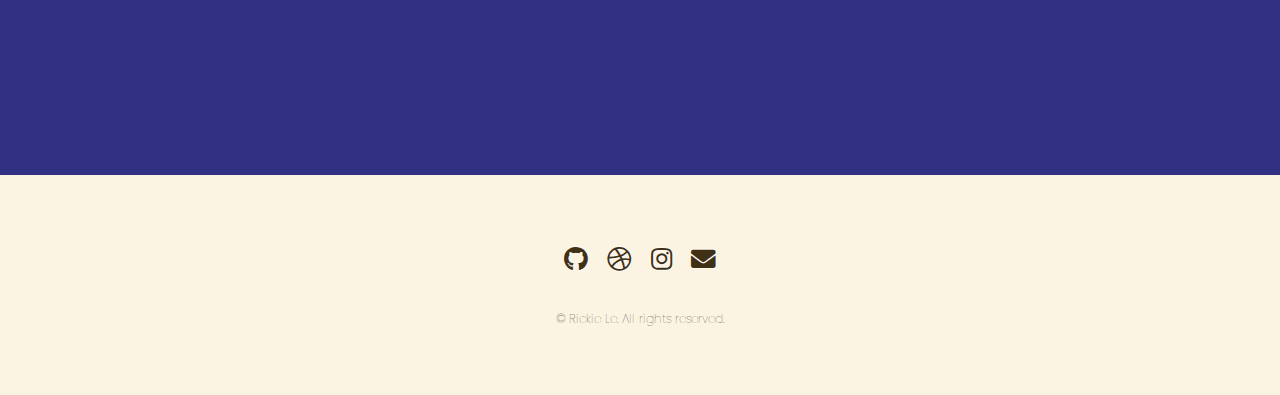
<file: pawl.html>
<!DOCTYPE HTML>
<!--
	Landed by HTML5 UP
	html5up.net | @ajlkn
	Free for personal and commercial use under the CCA 3.0 license (html5up.net/license)
-->
<html>
	<head>
		<title>Rickie Le · Design Work</title>
		<meta charset="utf-8" />
		<meta name="viewport" content="width=device-width, initial-scale=1, user-scalable=no" />
		<link rel="stylesheet" href="assets/css/main.css" />
		<noscript><link rel="stylesheet" href="assets/css/noscript.css" /></noscript>
	</head>
	<body class="is-preload landing">
		<div id="page-wrapper">

			<!-- Header -->
				<header id="header">
					<h1 id="logo"><a href="index.html"></a></h1>
					<nav id="nav" class="pawl-nav">
						<ul>
              <li><a href="design.html">Art & Design</a></li>
							<li><a href="index.html">Development</a></li>
						</ul>
					</nav>
				</header>

        <!-- Banner -->
				<section id="subpage-banner" class="pawl-banner work-subpage">
					<div class="content">
						<header class="banner--header--container">
							<h1 class="banner--header">PAWL</h1>
							<p class="banner--paragraph">Motel Music Video</p>
              <p>Art Direction, Character Design, <br>Animation, Storyboarding</p>
						</header>
					</div>
				</section>

				<!-- Work -->
        <div id="work">
          <div class="work-inner">
            <img src="images/PAWL/PAWL_Frames-1.jpg" class="work-image" alt="" />
            <img src="images/PAWL/PAWL_Frames-3.jpg" class="work-image" alt="" />
            <img src="images/PAWL/PAWL_Frames-6.jpg" class="work-image" alt="" />
            <img src="images/PAWL/PAWL_Frames-8.jpg" class="work-image" alt="" />
            <img src="images/PAWL/PAWL_Frames-9.jpg" class="work-image" alt="" />
            <img src="images/PAWL/PAWL_Frames-11.jpg" class="work-image" alt="" />
            <img src="images/PAWL/PAWL_Frames-12.jpg" class="work-image" alt="" />
            <img src="images/PAWL/PAWL_Frames-16.jpg" class="work-image" alt="" />
            <img src="images/PAWL/PAWL_Frames-17.jpg" class="work-image" alt="" />
          </div>
        </div>
        <div class="work-inner video--div">
          <iframe class="work--video" width="760" height="515" src="https://www.youtube.com/embed/3ehkyCV50-g" title="YouTube video player" 
          frameborder="0" allow="accelerometer; autoplay; clipboard-write; encrypted-media; gyroscope; picture-in-picture" 
          allowfullscreen></iframe>
        </div>



    <!-- About Me -- Four -->
    <!-- <section id="four" class="wrapper style1 special fade-up">
      <div class="container">
        <header class="aboutMe">
          <!-- <div><img src="images/rickie-headshot.jpg" class="aboutMe--headshot"></div> -->
          <!-- <h3> Based in Nashville, Tennessee. A multidisciplinary designer that's always down to collaborate.
            Bubble tea lover. And an aspiring indie dev.
          </h3>
        </header>
      </div>
    </section>  -->

     <!-- Facts -- Five -->
     <!-- <section id="five" class=" style2 special fade">
      <div class="container">
        <header>
          <div class="about--section">
            <h4>Skills and Technologies</h4>
            <h5>ART & DESIGN</h5>
            <p>Adobe Photoshop, Adobe InDesign, Adobe Illustrator, 
              Adobe After Effects, Wordpress, Squarespace, Procreate, Figma</p>
            <h5>SOFTWARE DEVELOPMENT</h5>
            <p>JavaScript ES6, React, CSS3, HTML5, C#, ADO.NET, ASP.NET, JSON, Bootstrap, Git, Github</p>
          </div>
          <div class="about--section">
            <h4>Near and dear</h4>
            <span class="hover-piggies">My guinea pigs Tank and Taro,</span> 
            <img src="images/piggie-love.gif" class="hover-piggies-img" />
            <span class="hover-mech"> mech board,</span>
            <img src="images/keybort.jpg" class="hover-mech-img"/>
            <span class="hover-toys">and toy figures.</span>
            <img src="images/toys.jpg" class="hover-toys-img"/>
          </div>
        </header>
          <div class="about--section">
            <h4>Come say hi</h4>
            <h6>rickiele.rl@gmail.com</h6>
            <a href="images/Rickie-Le_Technical-Resume_022820.pdf" download class="button primary icon solid fa-download" class="resume--btn">Resume</a>
          </div>
        </div>
      </div>
    </section> -->

			<!-- Footer -->
		<footer id="footer">
			<ul class="icons">
						<li><a href="https://github.com/rickiele" class="icon brands alt fa-github" target=blank><span class="label">GitHub</span></a></li>
						<li><a href="https://dribbble.com/rickiele" target=blank class="icon brands alt fa-dribbble"><span class="label">Dribbble</span></a></li>
						<li><a href="https://www.instagram.com/rickie.le/" class="icon brands alt fa-instagram" target=blank ><span class="label">Instagram</span></a></li>
						<li><a href="#" class="icon solid alt fa-envelope"><span class="label">Email</span></a></li>
					</ul>
					<ul class="copyright">
						<li>&copy; Rickie Le. All rights reserved.</li>
					</ul>
		</footer>

		</div>

		<!-- Scripts -->
			<script src="assets/js/jquery.min.js"></script>
			<script src="assets/js/jquery.scrolly.min.js"></script>
			<script src="assets/js/jquery.dropotron.min.js"></script>
			<script src="assets/js/jquery.scrollex.min.js"></script>
			<script src="assets/js/browser.min.js"></script>
			<script src="assets/js/breakpoints.min.js"></script>
			<script src="assets/js/util.js"></script>
			<script src="assets/js/main.js"></script>

	</body>
</html>
</file>
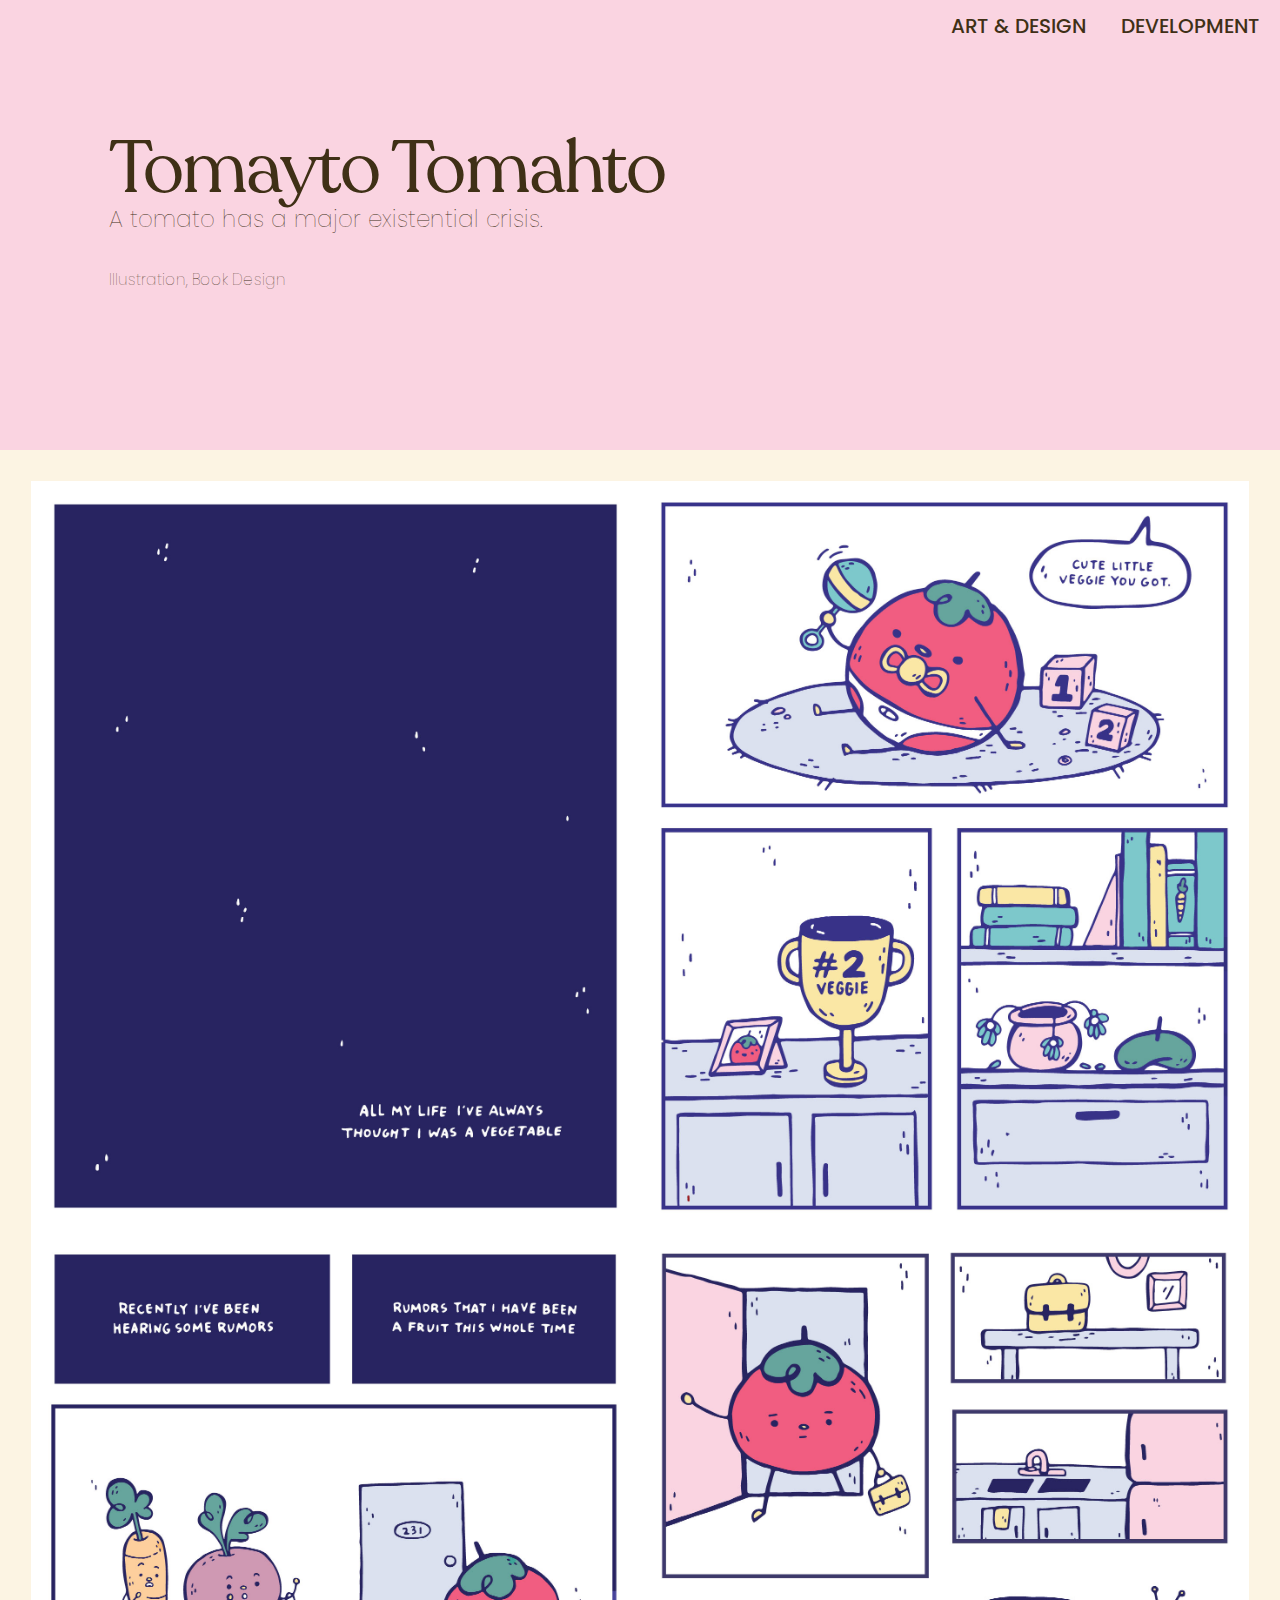
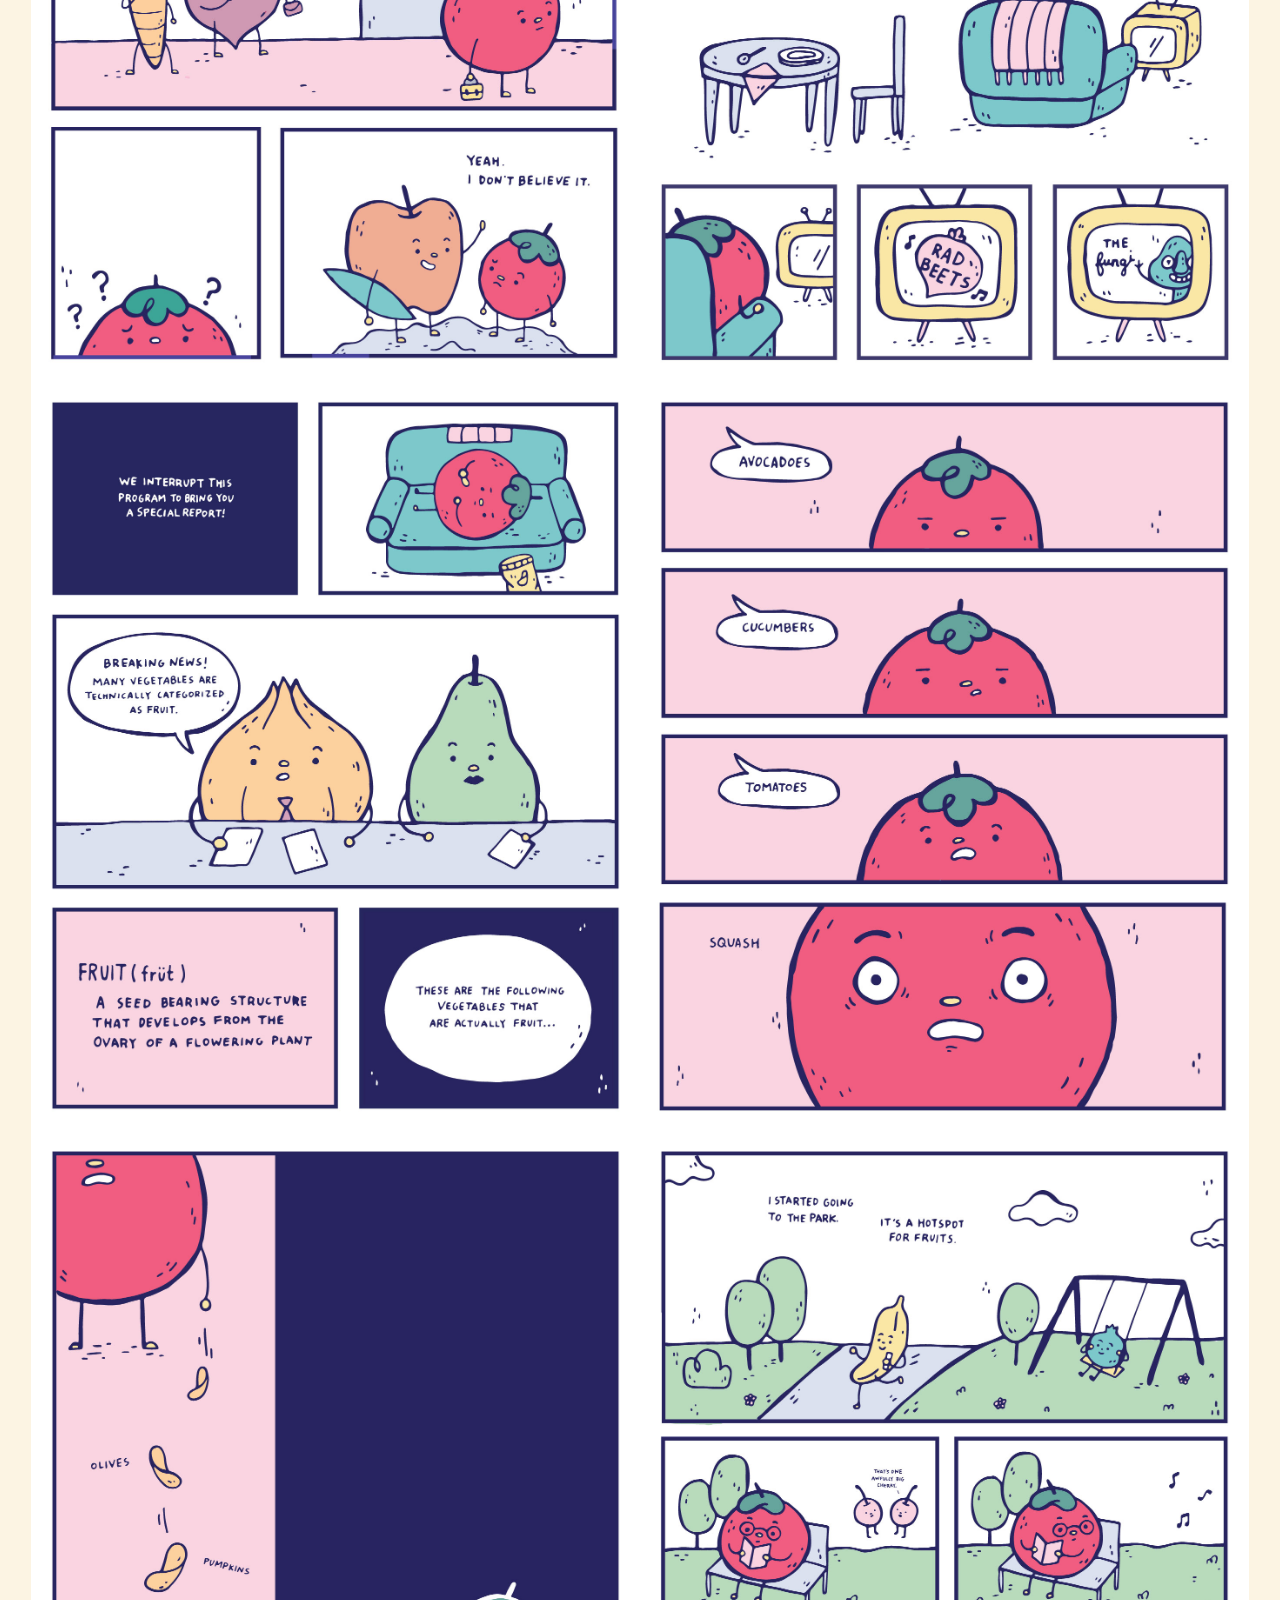
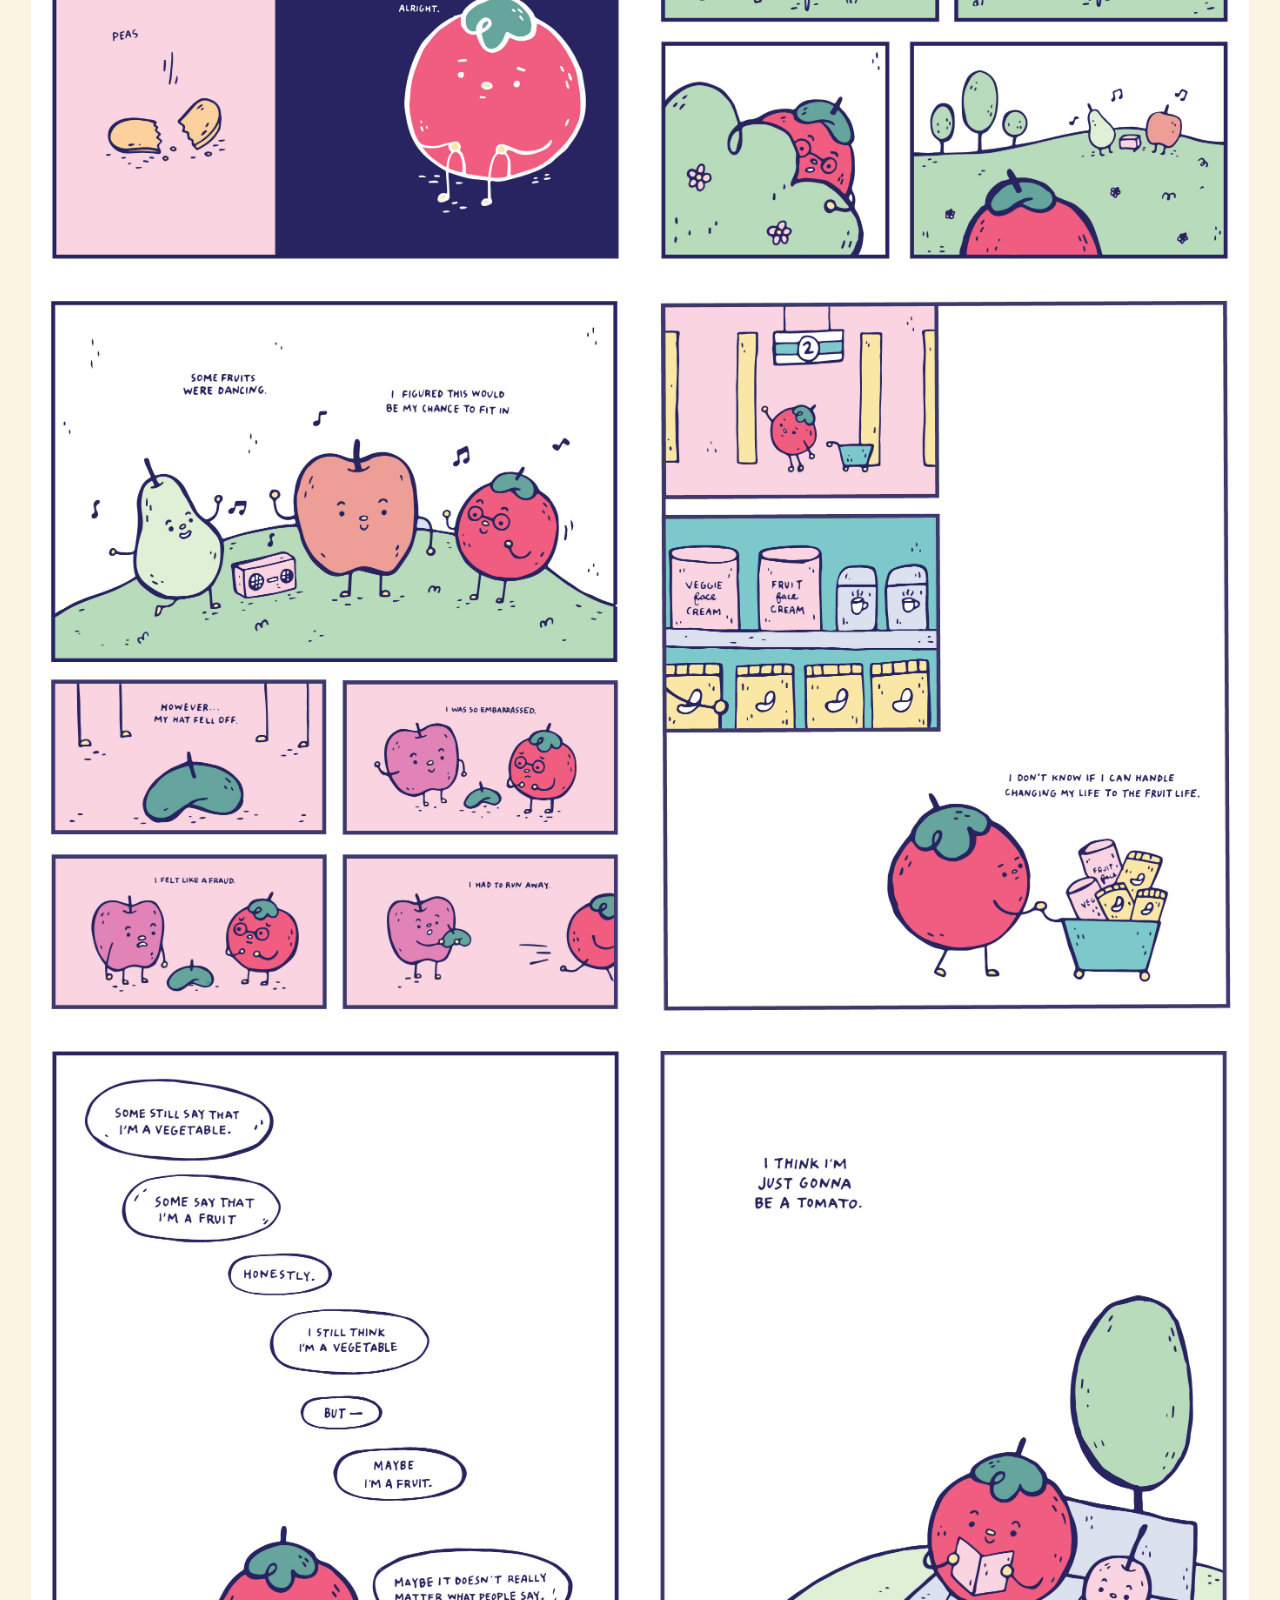
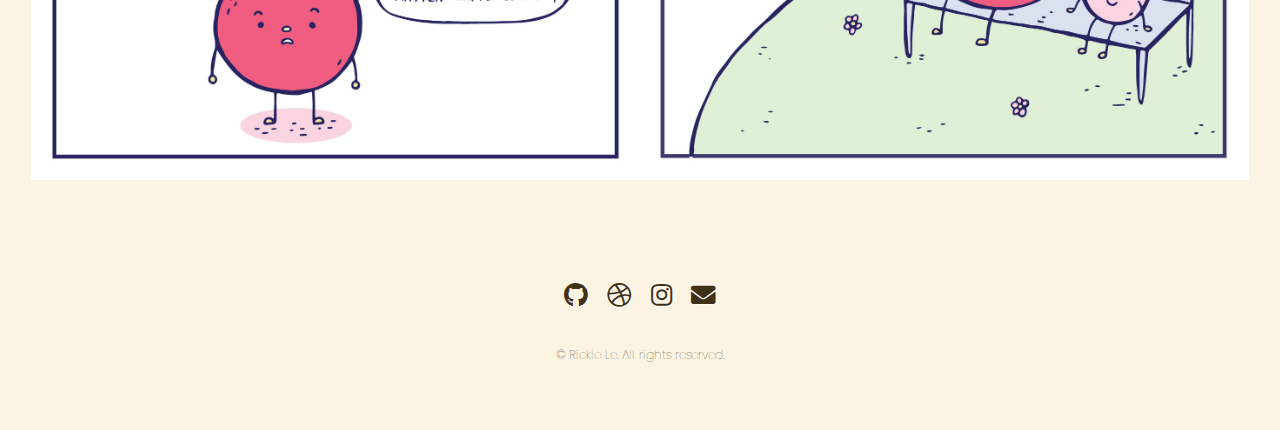
<file: tomaytoTomahto.html>
<!DOCTYPE HTML>
<!--
	Landed by HTML5 UP
	html5up.net | @ajlkn
	Free for personal and commercial use under the CCA 3.0 license (html5up.net/license)
-->
<html>
	<head>
		<title>Rickie Le · Design Work</title>
		<meta charset="utf-8" />
		<meta name="viewport" content="width=device-width, initial-scale=1, user-scalable=no" />
		<link rel="stylesheet" href="assets/css/main.css" />
		<noscript><link rel="stylesheet" href="assets/css/noscript.css" /></noscript>
	</head>
	<body class="is-preload landing">
		<div id="page-wrapper">

			<!-- Header -->
				<header id="header">
					<h1 id="logo"><a href="index.html"></a></h1>
					<nav id="nav">
						<ul>
              <li><a href="design.html">Art & Design</a></li>
							<li><a href="index.html">Development</a></li>
						</ul>
					</nav>
				</header>

        <!-- Banner -->
				<section id="subpage-banner" class="tomaytoTomahto-banner work-subpage">
					<div class="content">
						<header class="banner--header--container">
							<h1 class="banner--header">Tomayto Tomahto</h1>
							<p class="banner--paragraph">A tomato has a major existential crisis.</p>
              <p>Illustration, Book Design</p>
						</header>
					</div>
				</section>

				<!-- Work -->
        <div id="work">
          <div class="work-row tomaytoTomahto-row-one">
            <img class="graphicNovel-work-item" src="images/TomaytoTomahto/TT-P1.jpg"/>
            <img class="graphicNovel-work-item" src="images/TomaytoTomahto/TT-P2.jpg"/>
            <img class="graphicNovel-work-item" src="images/TomaytoTomahto/TT-P3.jpg"/>
            <img class="graphicNovel-work-item" src="images/TomaytoTomahto/TT-P4.jpg"/>
            <img class="graphicNovel-work-item" src="images/TomaytoTomahto/TT-P5.jpg"/>
            <img class="graphicNovel-work-item" src="images/TomaytoTomahto/TT-P6.jpg"/>
            <img class="graphicNovel-work-item" src="images/TomaytoTomahto/TT-P7.jpg"/>
            <img class="graphicNovel-work-item" src="images/TomaytoTomahto/TT-P8.jpg"/>
            <img class="graphicNovel-work-item" src="images/TomaytoTomahto/TT-P9.jpg"/>
            <img class="graphicNovel-work-item" src="images/TomaytoTomahto/TT-P10.jpg"/>
            <img class="graphicNovel-work-item" src="images/TomaytoTomahto/TT-P11.jpg"/>
            <img class="graphicNovel-work-item" src="images/TomaytoTomahto/TT-P12.jpg"/>
          </div>
          <div class="work-row tomaytoTomahto-row-two">
            <div class="graphicNovel-work-item"></div>
          </div>
          <div class="work-row tomaytoTomahto-row-three">
            <div class="graphicNovel-work-item"></div>
            <div class="graphicNovel-work-item"></div>
          </div>
        </div>
      

			<!-- Footer -->
		<footer id="footer">
			<ul class="icons">
						<li><a href="https://github.com/rickiele" class="icon brands alt fa-github" target=blank><span class="label">GitHub</span></a></li>
						<li><a href="https://dribbble.com/rickiele" target=blank class="icon brands alt fa-dribbble"><span class="label">Dribbble</span></a></li>
						<li><a href="https://www.instagram.com/rickie.le/" class="icon brands alt fa-instagram" target=blank ><span class="label">Instagram</span></a></li>
						<li><a href="#" class="icon solid alt fa-envelope"><span class="label">Email</span></a></li>
					</ul>
					<ul class="copyright">
						<li>&copy; Rickie Le. All rights reserved.</li>
					</ul>
		</footer>

		</div>

		<!-- Scripts -->
			<script src="assets/js/jquery.min.js"></script>
			<script src="assets/js/jquery.scrolly.min.js"></script>
			<script src="assets/js/jquery.dropotron.min.js"></script>
			<script src="assets/js/jquery.scrollex.min.js"></script>
			<script src="assets/js/browser.min.js"></script>
			<script src="assets/js/breakpoints.min.js"></script>
			<script src="assets/js/util.js"></script>
			<script src="assets/js/main.js"></script>

	</body>
</html>
</file>
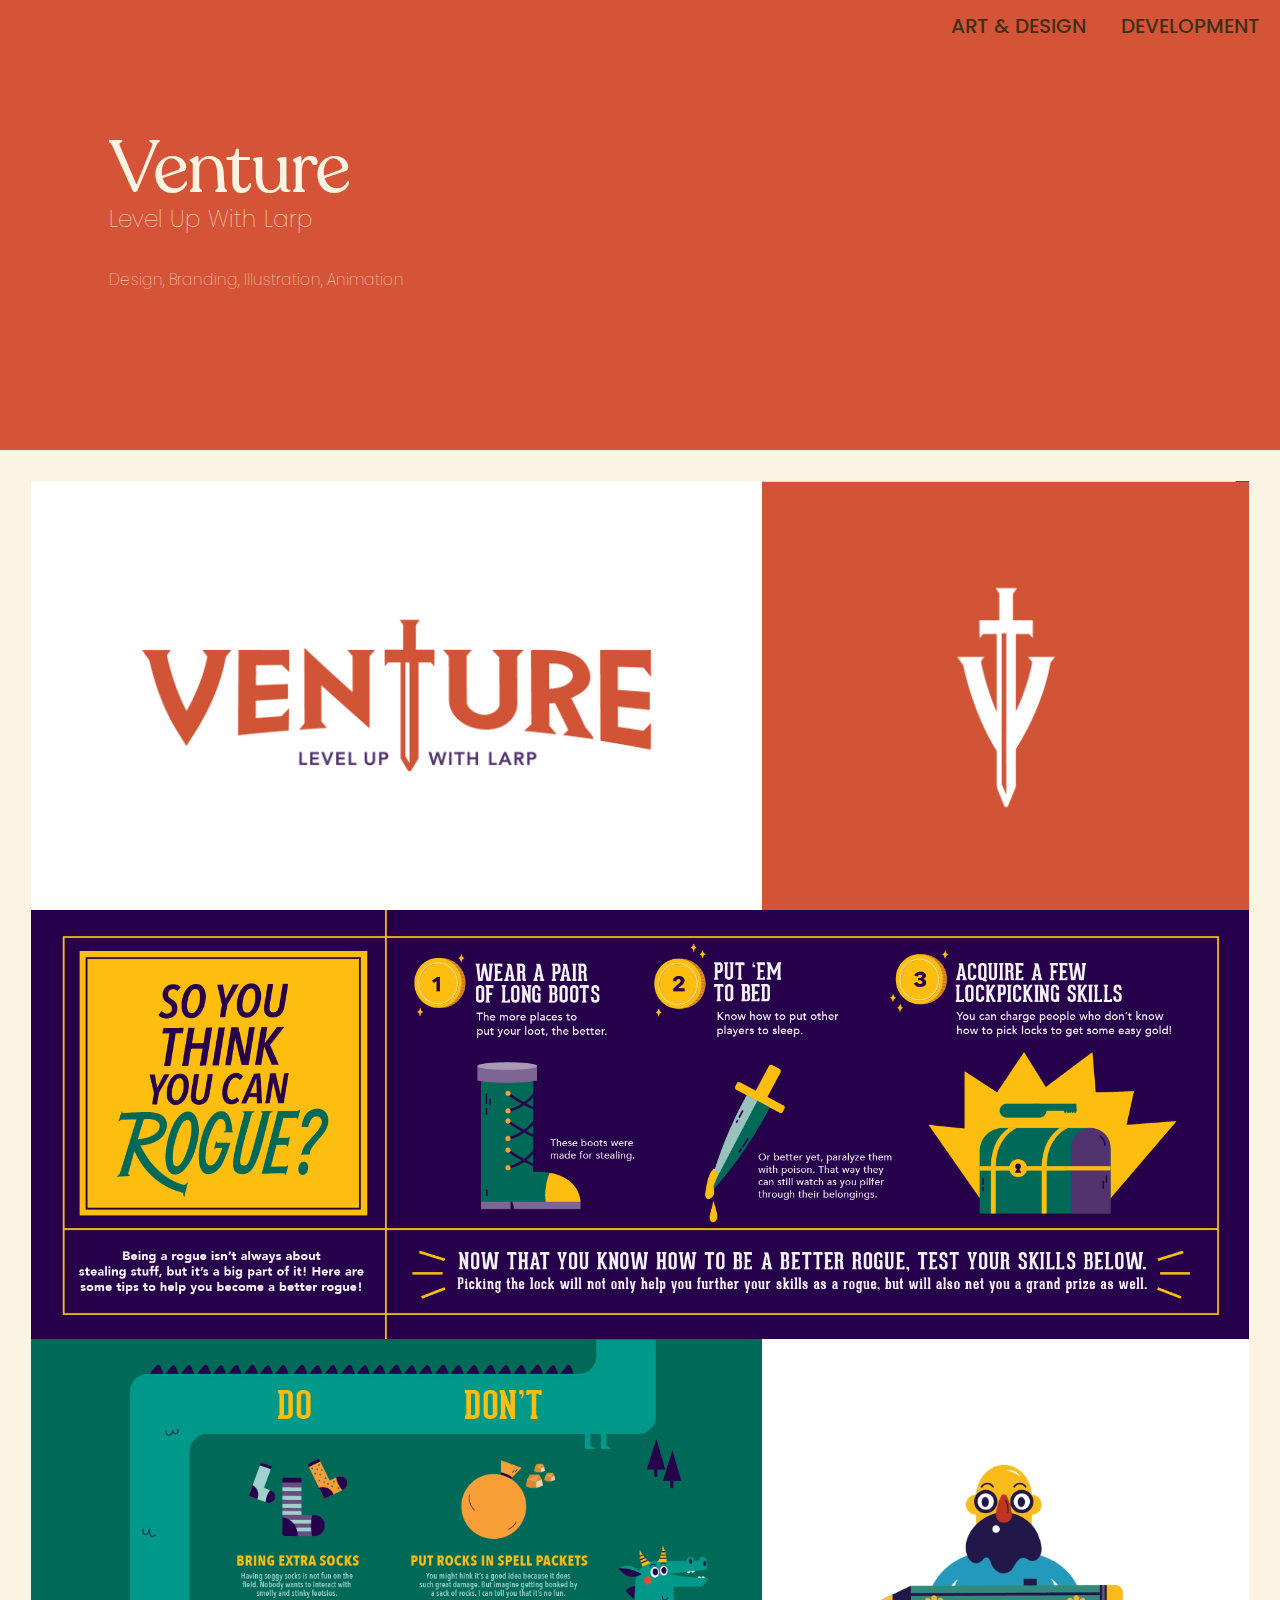
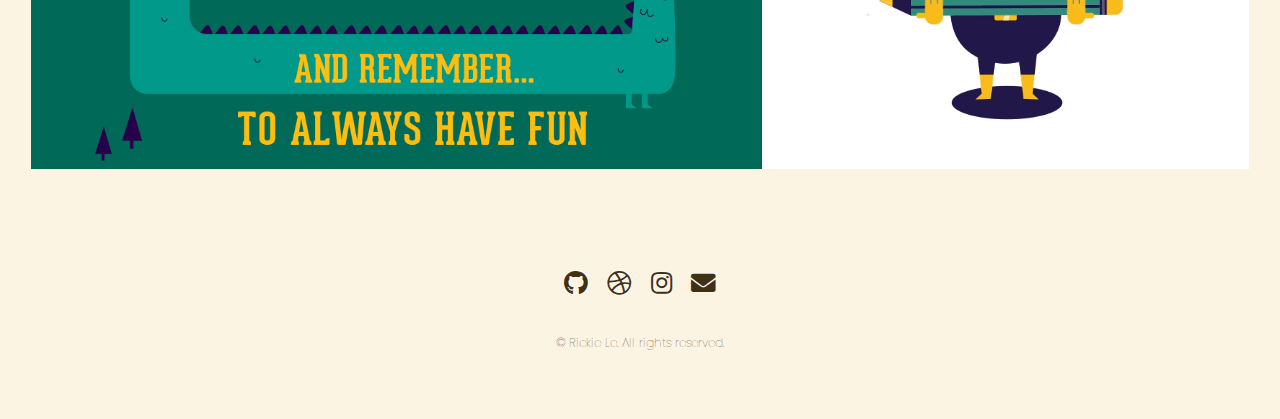
<file: venture.html>
<!DOCTYPE HTML>
<!--
	Landed by HTML5 UP
	html5up.net | @ajlkn
	Free for personal and commercial use under the CCA 3.0 license (html5up.net/license)
-->
<html>
	<head>
		<title>Rickie Le · Design Work</title>
		<meta charset="utf-8" />
		<meta name="viewport" content="width=device-width, initial-scale=1, user-scalable=no" />
		<link rel="stylesheet" href="assets/css/main.css" />
		<noscript><link rel="stylesheet" href="assets/css/noscript.css" /></noscript>
	</head>
	<body class="is-preload landing">
		<div id="page-wrapper">

			<!-- Header -->
				<header id="header">
					<h1 id="logo"><a href="index.html"></a></h1>
					<nav id="nav">
						<ul>
              <li><a href="design.html">Art & Design</a></li>
							<li><a href="index.html">Development</a></li>
						</ul>
					</nav>
				</header>

        <!-- Banner -->
				<section id="subpage-banner" class="venture-banner work-subpage">
					<div class="content">
						<header class="banner--header--container">
							<h1 class="banner--header">Venture</h1>
							<p class="banner--paragraph">Level Up With Larp</p>
              <p>Design, Branding, Illustration, Animation </p>
						</header>
					</div>
				</section>

				<!-- Work -->
        <div id="work">
          <div class="work-row venture-row-one">
            <div class="work-item"></div>
            <div class="work-item"></div>
          </div>
          <div class="work-row venture-row-two">
            <div class="work-item"></div>
          </div>
          <div class="work-row venture-row-three">
            <div class="work-item"></div>
            <div class="work-item"></div>
          </div>
        </div>
      

			<!-- Footer -->
		<footer id="footer">
			<ul class="icons">
						<li><a href="https://github.com/rickiele" class="icon brands alt fa-github" target=blank><span class="label">GitHub</span></a></li>
						<li><a href="https://dribbble.com/rickiele" target=blank class="icon brands alt fa-dribbble"><span class="label">Dribbble</span></a></li>
						<li><a href="https://www.instagram.com/rickie.le/" class="icon brands alt fa-instagram" target=blank ><span class="label">Instagram</span></a></li>
						<li><a href="#" class="icon solid alt fa-envelope"><span class="label">Email</span></a></li>
					</ul>
					<ul class="copyright">
						<li>&copy; Rickie Le. All rights reserved.</li>
					</ul>
		</footer>

		</div>

		<!-- Scripts -->
			<script src="assets/js/jquery.min.js"></script>
			<script src="assets/js/jquery.scrolly.min.js"></script>
			<script src="assets/js/jquery.dropotron.min.js"></script>
			<script src="assets/js/jquery.scrollex.min.js"></script>
			<script src="assets/js/browser.min.js"></script>
			<script src="assets/js/breakpoints.min.js"></script>
			<script src="assets/js/util.js"></script>
			<script src="assets/js/main.js"></script>

	</body>
</html>
</file>
<file: assets/css/noscript.css>
/*
	Landed by HTML5 UP
	html5up.net | @ajlkn
	Free for personal and commercial use under the CCA 3.0 license (html5up.net/license)
*/

/* Loader */

	body.landing.is-preload:before {
		display: none;
	}

	body.landing.is-preload:after {
		display: none;
	}
</file>
<file: assets/css/main.css>
@import url("fontawesome-all.min.css");
@import url('https://fonts.googleapis.com/css2?family=Poppins:wght@400;500;600;700;800&display=swap');
@import url('https://fonts.googleapis.com/css2?family=Lora:wght@500&display=swap');

/* #### Generated By: http://www.cufonfonts.com #### */

@font-face {
	font-family: 'Recoleta Regular DEMO';
	font-style: normal;
	font-weight: normal;
	src: local('Recoleta Regular DEMO'), url('../webfonts/Recoleta-RegularDEMO.woff') format('woff');
	}


/*
	Landed by HTML5 UP
	html5up.net | @ajlkn
	Free for personal and commercial use under the CCA 3.0 license (html5up.net/license)
*/

html, body, div, span, applet, object,
iframe, h1, h2, h3, h4, h5, h6, p, blockquote,
pre, a, abbr, acronym, address, big, cite,
code, del, dfn, em, img, ins, kbd, q, s, samp,
small, strike, strong, sub, sup, tt, var, b,
u, i, center, dl, dt, dd, ol, ul, li, fieldset,
form, label, legend, table, caption, tbody,
tfoot, thead, tr, th, td, article, aside,
canvas, details, embed, figure, figcaption,
footer, header, hgroup, menu, nav, output, ruby,
section, summary, time, mark, audio, video {
	margin: 0;
	padding: 0;
	border: 0;
	font-size: 100%;
	font: inherit;
	vertical-align: baseline;}

article, aside, details, figcaption, figure,
footer, header, hgroup, menu, nav, section {
	display: block;}

body {
	line-height: 1;
	background-color: #FCF4E3;
}

ol, ul {
	list-style: none;
}

blockquote, q {
	quotes: none;
}

	blockquote:before, blockquote:after, q:before, q:after {
		content: '';
		content: none;
	}

table {
	border-collapse: collapse;
	border-spacing: 0;
}

body {
	-webkit-text-size-adjust: none;
}

mark {
	background-color: transparent;
	color: inherit;
}

input::-moz-focus-inner {
	border: 0;
	padding: 0;
}

input, select, textarea {
	-moz-appearance: none;
	-webkit-appearance: none;
	-ms-appearance: none;
	appearance: none;
}

/* Basic */

	html {
		box-sizing: border-box;
	}

	*, *:before, *:after {
		box-sizing: inherit;
	}

	html, body {
		background: white;
	}

	body.is-preload *, body.is-preload *:before, body.is-preload *:after {
		-moz-animation: none !important;
		-webkit-animation: none !important;
		-ms-animation: none !important;
		animation: none !important;
		-moz-transition: none !important;
		-webkit-transition: none !important;
		-ms-transition: none !important;
		transition: none !important;
	}

	body, input, select, textarea {
		color: #3F3016;
		font-family: 'Poppins', sans-serif;
		font-size: 15pt;
		font-weight: 100;
		line-height: 1.75em;
	}

	a {
		-moz-transition: border-color 0.2s ease-in-out, color 0.2s ease-in-out;
		-webkit-transition: border-color 0.2s ease-in-out, color 0.2s ease-in-out;
		-ms-transition: border-color 0.2s ease-in-out, color 0.2s ease-in-out;
		transition: border-color 0.2s ease-in-out, color 0.2s ease-in-out;
		border-bottom: dotted 1px;
		color: pink;
		text-decoration: none;
	}

		/* a:hover {
			color: green !important;
			border-bottom-color: transparent;
		} */

	strong, b {
		color: #ffffff;
		font-weight: 300;
	}

	em, i {
		font-style: italic;
	}

	p {
		margin: 0 0 2em 0;
		/* font-size: .5em; */
	}

	.banner--header {
		font-size: 4.75em;
		margin-bottom: 0;
		/* letter-spacing: .002em; */
	}

	.banner--paragraph {
		margin-top: 0;
		font-size: 1.5em;
	}

	h1, h2, h3, h4, h5, h6 {
		color: #3F3016;
		font-weight: 300;
		line-height: 1em;
		margin: 0 0 1em 0;
	}
	
	h1 a, h2 a, h3 a, h4 a, h5 a, h6 a {
		color: inherit;
		border: 0;
	}

	
	h1 {
		font-family: 'Recoleta Regular DEMO';
		letter-spacing: -0.025em;
	}
	
	h2 {
		font-family: 'Recoleta Regular DEMO';
		font-weight: 400;
		font-size: 3em;
		line-height: 1.5em;
		margin: 0;
	}

	h3 {
		font-family: 'Poppins', sans-serif;
		font-weight: 500;
		font-size: 2em;
		line-height: 1.5em;
		letter-spacing: -0.025em;
	}

	#project--h4 {
		color: #403017;
		font-size: 1.1em;
		font-weight: 600;
		letter-spacing: 1px;
		text-transform: uppercase;
	}

	h4 {
		color: #6A8243;
		font-size: 1.1em;
		font-weight: 600;
		letter-spacing: 1px;
		line-height: 1.5em;
		text-transform: uppercase;
	}

	h5 {
		font-size: 0.9em;
		line-height: 1.5em;
		font-weight: 600;
		letter-spacing: .1em;
		color: #6A8243;
	}

	h6 {
				font-family: 'Poppins', sans-serif;
				font-weight: 400;
				font-size: 3em;
				line-height: 1.5em;
				margin: 0;
	}

	sub {
		font-size: 0.8em;
		position: relative;
		top: 0.5em;
	}

	sup {
		font-size: 0.8em;
		position: relative;
		top: -0.5em;
	}

	hr {
		border: 0;
		border-bottom: solid 1px rgba(255, 255, 255, 0.3);
		margin: 3em 0;
	}

		hr.major {
			margin: 4em 0;
		}

	blockquote {
		border-left: solid 4px rgba(255, 255, 255, 0.3);
		font-style: italic;
		margin: 0 0 2em 0;
		padding: 0.5em 0 0.5em 2em;
	}

	code {
		background: rgba(255, 255, 255, 0.075);
		border-radius: 4px;
		font-family: "Courier New", monospace;
		font-size: 0.9em;
		margin: 0 0.25em;
		padding: 0.25em 0.65em;
	}

	pre {
		-webkit-overflow-scrolling: touch;
		font-family: "Courier New", monospace;
		font-size: 0.9em;
		margin: 0 0 2em 0;
	}

		pre code {
			display: block;
			line-height: 1.75em;
			padding: 1em 1.5em;
			overflow-x: auto;
		}

	.align-left {
		text-align: left;
	}

	.align-center {
		text-align: center;
	}

	.align-right {
		text-align: right;
	}

/* Loader */

	@-moz-keyframes spinner-show {
		0% {
			opacity: 0;
		}

		100% {
			opacity: 1;
		}
	}

	@-webkit-keyframes spinner-show {
		0% {
			opacity: 0;
		}

		100% {
			opacity: 1;
		}
	}

	@-ms-keyframes spinner-show {
		0% {
			opacity: 0;
		}

		100% {
			opacity: 1;
		}
	}

	@keyframes spinner-show {
		0% {
			opacity: 0;
		}

		100% {
			opacity: 1;
		}
	}

	@-moz-keyframes spinner-hide {
		0% {
			color: rgba(255, 255, 255, 0.15);
			z-index: 100001;
			-moz-transform: scale(1) rotate(0deg);
			-webkit-transform: scale(1) rotate(0deg);
			-ms-transform: scale(1) rotate(0deg);
			transform: scale(1) rotate(0deg);
		}

		99% {
			color: #3F3016;
			z-index: 100001;
			-moz-transform: scale(0.5) rotate(360deg);
			-webkit-transform: scale(0.5) rotate(360deg);
			-ms-transform: scale(0.5) rotate(360deg);
			transform: scale(0.5) rotate(360deg);
		}

		100% {
			color: #3F3016;
			z-index: -1;
			-moz-transform: scale(0.5) rotate(360deg);
			-webkit-transform: scale(0.5) rotate(360deg);
			-ms-transform: scale(0.5) rotate(360deg);
			transform: scale(0.5) rotate(360deg);
		}
	}

	@-webkit-keyframes spinner-hide {
		0% {
			color:rgba(255, 255, 255, 0.15);
			z-index: 100001;
			-moz-transform: scale(1) rotate(0deg);
			-webkit-transform: scale(1) rotate(0deg);
			-ms-transform: scale(1) rotate(0deg);
			transform: scale(1) rotate(0deg);
		}

		99% {
			color: #3F3016;
			z-index: 100001;
			-moz-transform: scale(0.5) rotate(360deg);
			-webkit-transform: scale(0.5) rotate(360deg);
			-ms-transform: scale(0.5) rotate(360deg);
			transform: scale(0.5) rotate(360deg);
		}

		100% {
			color: #3F3016;
			z-index: -1;
			-moz-transform: scale(0.5) rotate(360deg);
			-webkit-transform: scale(0.5) rotate(360deg);
			-ms-transform: scale(0.5) rotate(360deg);
			transform: scale(0.5) rotate(360deg);
		}
	}

	@-ms-keyframes spinner-hide {
		0% {
			color: rgba(255, 255, 255, 0.15);
			z-index: 100001;
			-moz-transform: scale(1) rotate(0deg);
			-webkit-transform: scale(1) rotate(0deg);
			-ms-transform: scale(1) rotate(0deg);
			transform: scale(1) rotate(0deg);
		}

		99% {
			color: #3F3016;
			z-index: 100001;
			-moz-transform: scale(0.5) rotate(360deg);
			-webkit-transform: scale(0.5) rotate(360deg);
			-ms-transform: scale(0.5) rotate(360deg);
			transform: scale(0.5) rotate(360deg);
		}

		100% {
			color: #3F3016;
			z-index: -1;
			-moz-transform: scale(0.5) rotate(360deg);
			-webkit-transform: scale(0.5) rotate(360deg);
			-ms-transform: scale(0.5) rotate(360deg);
			transform: scale(0.5) rotate(360deg);
		}
	}

	@keyframes spinner-hide {
		0% {
			color: rgba(255, 255, 255, 0.15);
			z-index: 100001;
			-moz-transform: scale(1) rotate(0deg);
			-webkit-transform: scale(1) rotate(0deg);
			-ms-transform: scale(1) rotate(0deg);
			transform: scale(1) rotate(0deg);
		}

		99% {
			color: #3F3016;
			z-index: 100001;
			-moz-transform: scale(0.5) rotate(360deg);
			-webkit-transform: scale(0.5) rotate(360deg);
			-ms-transform: scale(0.5) rotate(360deg);
			transform: scale(0.5) rotate(360deg);
		}

		100% {
			color: #3F3016;
			z-index: -1;
			-moz-transform: scale(0.5) rotate(360deg);
			-webkit-transform: scale(0.5) rotate(360deg);
			-ms-transform: scale(0.5) rotate(360deg);
			transform: scale(0.5) rotate(360deg);
		}
	}

	@-moz-keyframes spinner-rotate {
		0% {
			-moz-transform: scale(1) rotate(0deg);
			-webkit-transform: scale(1) rotate(0deg);
			-ms-transform: scale(1) rotate(0deg);
			transform: scale(1) rotate(0deg);
		}

		100% {
			-moz-transform: scale(1) rotate(360deg);
			-webkit-transform: scale(1) rotate(360deg);
			-ms-transform: scale(1) rotate(360deg);
			transform: scale(1) rotate(360deg);
		}
	}

	@-webkit-keyframes spinner-rotate {
		0% {
			-moz-transform: scale(1) rotate(0deg);
			-webkit-transform: scale(1) rotate(0deg);
			-ms-transform: scale(1) rotate(0deg);
			transform: scale(1) rotate(0deg);
		}

		100% {
			-moz-transform: scale(1) rotate(360deg);
			-webkit-transform: scale(1) rotate(360deg);
			-ms-transform: scale(1) rotate(360deg);
			transform: scale(1) rotate(360deg);
		}
	}

	@-ms-keyframes spinner-rotate {
		0% {
			-moz-transform: scale(1) rotate(0deg);
			-webkit-transform: scale(1) rotate(0deg);
			-ms-transform: scale(1) rotate(0deg);
			transform: scale(1) rotate(0deg);
		}

		100% {
			-moz-transform: scale(1) rotate(360deg);
			-webkit-transform: scale(1) rotate(360deg);
			-ms-transform: scale(1) rotate(360deg);
			transform: scale(1) rotate(360deg);
		}
	}

	@keyframes spinner-rotate {
		0% {
			-moz-transform: scale(1) rotate(0deg);
			-webkit-transform: scale(1) rotate(0deg);
			-ms-transform: scale(1) rotate(0deg);
			transform: scale(1) rotate(0deg);
		}

		100% {
			-moz-transform: scale(1) rotate(360deg);
			-webkit-transform: scale(1) rotate(360deg);
			-ms-transform: scale(1) rotate(360deg);
			transform: scale(1) rotate(360deg);
		}
	}

	@-moz-keyframes overlay-hide {
		0% {
			opacity: 1;
			z-index: 100000;
		}

		15% {
			opacity: 1;
			z-index: 100000;
		}

		99% {
			opacity: 0;
			z-index: 100000;
		}

		100% {
			opacity: 0;
			z-index: -1;
		}
	}

	@-webkit-keyframes overlay-hide {
		0% {
			opacity: 1;
			z-index: 100000;
		}

		15% {
			opacity: 1;
			z-index: 100000;
		}

		99% {
			opacity: 0;
			z-index: 100000;
		}

		100% {
			opacity: 0;
			z-index: -1;
		}
	}

	@-ms-keyframes overlay-hide {
		0% {
			opacity: 1;
			z-index: 100000;
		}

		15% {
			opacity: 1;
			z-index: 100000;
		}

		99% {
			opacity: 0;
			z-index: 100000;
		}

		100% {
			opacity: 0;
			z-index: -1;
		}
	}

	@keyframes overlay-hide {
		0% {
			opacity: 1;
			z-index: 100000;
		}

		15% {
			opacity: 1;
			z-index: 100000;
		}

		99% {
			opacity: 0;
			z-index: 100000;
		}

		100% {
			opacity: 0;
			z-index: -1;
		}
	}

	body.landing {
		text-decoration: none;
	}

		body.landing:before {
			-moz-osx-font-smoothing: grayscale;
			-webkit-font-smoothing: antialiased;
			display: inline-block;
			font-style: normal;
			font-variant: normal;
			text-rendering: auto;
			line-height: 1;
			text-transform: none !important;
			font-family: 'Font Awesome 5 Free';
			font-weight: 900;
		}

		body.landing:before {
			-moz-animation: spinner-show 1.5s 1 0.25s ease forwards, spinner-hide 0.25s ease-in-out forwards !important;
			-webkit-animation: spinner-show 1.5s 1 0.25s ease forwards, spinner-hide 0.25s ease-in-out forwards !important;
			-ms-animation: spinner-show 1.5s 1 0.25s ease forwards, spinner-hide 0.25s ease-in-out forwards !important;
			animation: spinner-show 1.5s 1 0.25s ease forwards, spinner-hide 0.25s ease-in-out forwards !important;
			-moz-transform-origin: 50% 50%;
			-webkit-transform-origin: 50% 50%;
			-ms-transform-origin: 50% 50%;
			transform-origin: 50% 50%;
			color: rgba(255, 255, 255, 0.15);
			content: '\f1ce';
			cursor: default;
			display: block;
			font-size: 2em;
			height: 2em;
			left: 50%;
			line-height: 2em;
			margin: -1em 0 0 -1em;
			opacity: 0;
			position: fixed;
			text-align: center;
			top: 50%;
			width: 2em;
			z-index: -1;
		}

		/* Landing Loader */
		body.landing:after {
			-moz-animation: overlay-hide 1.5s ease-in forwards !important;
			-webkit-animation: overlay-hide 1.5s ease-in forwards !important;
			-ms-animation: overlay-hide 1.5s ease-in forwards !important;
			animation: overlay-hide 1.5s ease-in forwards !important;
			background: #CEBFA3;
			content: '';
			display: block;
			height: 100%;
			left: 0;
			opacity: 0;
			position: fixed;
			top: 0;
			width: 100%;
			z-index: -1;
		}

		body.landing.is-preload:before {
			-moz-animation: spinner-show 1.5s 1 0.25s ease forwards, spinner-rotate 0.75s infinite linear !important;
			-webkit-animation: spinner-show 1.5s 1 0.25s ease forwards, spinner-rotate 0.75s infinite linear !important;
			-ms-animation: spinner-show 1.5s 1 0.25s ease forwards, spinner-rotate 0.75s infinite linear !important;
			animation: spinner-show 1.5s 1 0.25s ease forwards, spinner-rotate 0.75s infinite linear !important;
			z-index: 100001;
		}

		body.landing.is-preload:after {
			-moz-animation: none !important;
			-webkit-animation: none !important;
			-ms-animation: none !important;
			animation: none !important;
			opacity: 1;
			z-index: 100000;
		}

	@media (-webkit-min-device-pixel-ratio: 2) {

		body.landing:before {
			line-height: 2.025em;
		}

	}

/* Container */

	.container {
		margin: 0 auto;
		max-width: calc(100% - 4em);
		width: 70em;
	}

		.container.xsmall {
			width: 17.5em;
		}

		.container.small {
			width: 35em;
		}

		.container.medium {
			width: 52.5em;
		}

		.container.large {
			width: 87.5em;
		}

		.container.xlarge {
			width: 105em;
		}

		.container.max {
			width: 100%;
		}

		@media screen and (max-width: 1280px) {

			.container {
				width: 90%;
				max-width: 100%;
			}

		}

		@media screen and (max-width: 980px) {

			.container {
				width: 100% !important;
			}

		}

/* Row */

	.row {
		display: flex;
		flex-wrap: wrap;
		box-sizing: border-box;
		align-items: stretch;
	}

		.row > * {
			box-sizing: border-box;
		}

		.row.gtr-uniform > * > :last-child {
			margin-bottom: 0;
		}

		.row.aln-left {
			justify-content: flex-start;
		}

		.row.aln-center {
			justify-content: center;
		}

		.row.aln-right {
			justify-content: flex-end;
		}

		.row.aln-top {
			align-items: flex-start;
		}

		.row.aln-middle {
			align-items: center;
		}

		.row.aln-bottom {
			align-items: flex-end;
		}

		.row > .imp {
			order: -1;
		}

		.row > .col-1 {
			width: 8.33333%;
		}

		.row > .off-1 {
			margin-left: 8.33333%;
		}

		.row > .col-2 {
			width: 16.66667%;
		}

		.row > .off-2 {
			margin-left: 16.66667%;
		}

		.row > .col-3 {
			width: 25%;
		}

		.row > .off-3 {
			margin-left: 25%;
		}

		.row > .col-4 {
			width: 33.33333%;
		}

		.row > .off-4 {
			margin-left: 33.33333%;
		}

		.row > .col-5 {
			width: 41.66667%;
		}

		.row > .off-5 {
			margin-left: 41.66667%;
		}

		.row > .col-6 {
			width: 50%;
		}

		.row > .off-6 {
			margin-left: 50%;
		}

		.row > .col-7 {
			width: 58.33333%;
		}

		.row > .off-7 {
			margin-left: 58.33333%;
		}

		.row > .col-8 {
			width: 66.66667%;
		}

		.row > .off-8 {
			margin-left: 66.66667%;
		}

		.row > .col-9 {
			width: 75%;
		}

		.row > .off-9 {
			margin-left: 75%;
		}

		.row > .col-10 {
			width: 83.33333%;
		}

		.row > .off-10 {
			margin-left: 83.33333%;
		}

		.row > .col-11 {
			width: 91.66667%;
		}

		.row > .off-11 {
			margin-left: 91.66667%;
		}

		.row > .col-12 {
			width: 100%;
		}

		.row > .off-12 {
			margin-left: 100%;
		}

		.row.gtr-0 {
			margin-top: 0;
			margin-left: 0em;
		}

			.row.gtr-0 > * {
				padding: 0 0 0 0em;
			}

			.row.gtr-0.gtr-uniform {
				margin-top: 0em;
			}

				.row.gtr-0.gtr-uniform > * {
					padding-top: 0em;
				}

		.row.gtr-25 {
			margin-top: 0;
			margin-left: -0.625em;
		}

			.row.gtr-25 > * {
				padding: 0 0 0 0.625em;
			}

			.row.gtr-25.gtr-uniform {
				margin-top: -0.625em;
			}

				.row.gtr-25.gtr-uniform > * {
					padding-top: 0.625em;
				}

		.row.gtr-50 {
			margin-top: 0;
			margin-left: -1.25em;
		}

			.row.gtr-50 > * {
				padding: 0 0 0 1.25em;
			}

			.row.gtr-50.gtr-uniform {
				margin-top: -1.25em;
			}

				.row.gtr-50.gtr-uniform > * {
					padding-top: 1.25em;
				}

		.row {
			margin-top: 0;
			margin-left: -2.5em;
		}

			.row > * {
				padding: 0 0 0 2.5em;
			}

			.row.gtr-uniform {
				margin-top: -2.5em;
			}

				.row.gtr-uniform > * {
					padding-top: 2.5em;
				}

		.row.gtr-150 {
			margin-top: 0;
			margin-left: -3.75em;
		}

			.row.gtr-150 > * {
				padding: 0 0 0 3.75em;
			}

			.row.gtr-150.gtr-uniform {
				margin-top: -3.75em;
			}

				.row.gtr-150.gtr-uniform > * {
					padding-top: 3.75em;
				}

		.row.gtr-200 {
			margin-top: 0;
			margin-left: -5em;
		}

			.row.gtr-200 > * {
				padding: 0 0 0 5em;
			}

			.row.gtr-200.gtr-uniform {
				margin-top: -5em;
			}

				.row.gtr-200.gtr-uniform > * {
					padding-top: 5em;
				}

		@media screen and (max-width: 1680px) {

			.row {
				display: flex;
				flex-wrap: wrap;
				box-sizing: border-box;
				align-items: stretch;
			}

				.row > * {
					box-sizing: border-box;
				}

				.row.gtr-uniform > * > :last-child {
					margin-bottom: 0;
				}

				.row.aln-left {
					justify-content: flex-start;
				}

				.row.aln-center {
					justify-content: center;
				}

				.row.aln-right {
					justify-content: flex-end;
				}

				.row.aln-top {
					align-items: flex-start;
				}

				.row.aln-middle {
					align-items: center;
				}

				.row.aln-bottom {
					align-items: flex-end;
				}

				.row > .imp-xlarge {
					order: -1;
				}

				.row > .col-1-xlarge {
					width: 8.33333%;
				}

				.row > .off-1-xlarge {
					margin-left: 8.33333%;
				}

				.row > .col-2-xlarge {
					width: 16.66667%;
				}

				.row > .off-2-xlarge {
					margin-left: 16.66667%;
				}

				.row > .col-3-xlarge {
					width: 25%;
				}

				.row > .off-3-xlarge {
					margin-left: 25%;
				}

				.row > .col-4-xlarge {
					width: 33.33333%;
				}

				.row > .off-4-xlarge {
					margin-left: 33.33333%;
				}

				.row > .col-5-xlarge {
					width: 41.66667%;
				}

				.row > .off-5-xlarge {
					margin-left: 41.66667%;
				}

				.row > .col-6-xlarge {
					width: 50%;
				}

				.row > .off-6-xlarge {
					margin-left: 50%;
				}

				.row > .col-7-xlarge {
					width: 58.33333%;
				}

				.row > .off-7-xlarge {
					margin-left: 58.33333%;
				}

				.row > .col-8-xlarge {
					width: 66.66667%;
				}

				.row > .off-8-xlarge {
					margin-left: 66.66667%;
				}

				.row > .col-9-xlarge {
					width: 75%;
				}

				.row > .off-9-xlarge {
					margin-left: 75%;
				}

				.row > .col-10-xlarge {
					width: 83.33333%;
				}

				.row > .off-10-xlarge {
					margin-left: 83.33333%;
				}

				.row > .col-11-xlarge {
					width: 91.66667%;
				}

				.row > .off-11-xlarge {
					margin-left: 91.66667%;
				}

				.row > .col-12-xlarge {
					width: 100%;
				}

				.row > .off-12-xlarge {
					margin-left: 100%;
				}

				.row.gtr-0 {
					margin-top: 0;
					margin-left: 0em;
				}

					.row.gtr-0 > * {
						padding: 0 0 0 0em;
					}

					.row.gtr-0.gtr-uniform {
						margin-top: 0em;
					}

						.row.gtr-0.gtr-uniform > * {
							padding-top: 0em;
						}

				.row.gtr-25 {
					margin-top: 0;
					margin-left: -0.625em;
				}

					.row.gtr-25 > * {
						padding: 0 0 0 0.625em;
					}

					.row.gtr-25.gtr-uniform {
						margin-top: -0.625em;
					}

						.row.gtr-25.gtr-uniform > * {
							padding-top: 0.625em;
						}

				.row.gtr-50 {
					margin-top: 0;
					margin-left: -1.25em;
				}

					.row.gtr-50 > * {
						padding: 0 0 0 1.25em;
					}

					.row.gtr-50.gtr-uniform {
						margin-top: -1.25em;
					}

						.row.gtr-50.gtr-uniform > * {
							padding-top: 1.25em;
						}

				.row {
					margin-top: 0;
					margin-left: -2.5em;
				}

					.row > * {
						padding: 0 0 0 2.5em;
					}

					.row.gtr-uniform {
						margin-top: -2.5em;
					}

						.row.gtr-uniform > * {
							padding-top: 2.5em;
						}

				.row.gtr-150 {
					margin-top: 0;
					margin-left: -3.75em;
				}

					.row.gtr-150 > * {
						padding: 0 0 0 3.75em;
					}

					.row.gtr-150.gtr-uniform {
						margin-top: -3.75em;
					}

						.row.gtr-150.gtr-uniform > * {
							padding-top: 3.75em;
						}

				.row.gtr-200 {
					margin-top: 0;
					margin-left: -5em;
				}

					.row.gtr-200 > * {
						padding: 0 0 0 5em;
					}

					.row.gtr-200.gtr-uniform {
						margin-top: -5em;
					}

						.row.gtr-200.gtr-uniform > * {
							padding-top: 5em;
						}

		}

		@media screen and (max-width: 1280px) {

			.row {
				display: flex;
				flex-wrap: wrap;
				box-sizing: border-box;
				align-items: stretch;
			}

				.row > * {
					box-sizing: border-box;
				}

				.row.gtr-uniform > * > :last-child {
					margin-bottom: 0;
				}

				.row.aln-left {
					justify-content: flex-start;
				}

				.row.aln-center {
					justify-content: center;
				}

				.row.aln-right {
					justify-content: flex-end;
				}

				.row.aln-top {
					align-items: flex-start;
				}

				.row.aln-middle {
					align-items: center;
				}

				.row.aln-bottom {
					align-items: flex-end;
				}

				.row > .imp-large {
					order: -1;
				}

				.row > .col-1-large {
					width: 8.33333%;
				}

				.row > .off-1-large {
					margin-left: 8.33333%;
				}

				.row > .col-2-large {
					width: 16.66667%;
				}

				.row > .off-2-large {
					margin-left: 16.66667%;
				}

				.row > .col-3-large {
					width: 25%;
				}

				.row > .off-3-large {
					margin-left: 25%;
				}

				.row > .col-4-large {
					width: 33.33333%;
				}

				.row > .off-4-large {
					margin-left: 33.33333%;
				}

				.row > .col-5-large {
					width: 41.66667%;
				}

				.row > .off-5-large {
					margin-left: 41.66667%;
				}

				.row > .col-6-large {
					width: 50%;
				}

				.row > .off-6-large {
					margin-left: 50%;
				}

				.row > .col-7-large {
					width: 58.33333%;
				}

				.row > .off-7-large {
					margin-left: 58.33333%;
				}

				.row > .col-8-large {
					width: 66.66667%;
				}

				.row > .off-8-large {
					margin-left: 66.66667%;
				}

				.row > .col-9-large {
					width: 75%;
				}

				.row > .off-9-large {
					margin-left: 75%;
				}

				.row > .col-10-large {
					width: 83.33333%;
				}

				.row > .off-10-large {
					margin-left: 83.33333%;
				}

				.row > .col-11-large {
					width: 91.66667%;
				}

				.row > .off-11-large {
					margin-left: 91.66667%;
				}

				.row > .col-12-large {
					width: 100%;
				}

				.row > .off-12-large {
					margin-left: 100%;
				}

				.row.gtr-0 {
					margin-top: 0;
					margin-left: 0em;
				}

					.row.gtr-0 > * {
						padding: 0 0 0 0em;
					}

					.row.gtr-0.gtr-uniform {
						margin-top: 0em;
					}

						.row.gtr-0.gtr-uniform > * {
							padding-top: 0em;
						}

				.row.gtr-25 {
					margin-top: 0;
					margin-left: -0.625em;
				}

					.row.gtr-25 > * {
						padding: 0 0 0 0.625em;
					}

					.row.gtr-25.gtr-uniform {
						margin-top: -0.625em;
					}

						.row.gtr-25.gtr-uniform > * {
							padding-top: 0.625em;
						}

				.row.gtr-50 {
					margin-top: 0;
					margin-left: -1.25em;
				}

					.row.gtr-50 > * {
						padding: 0 0 0 1.25em;
					}

					.row.gtr-50.gtr-uniform {
						margin-top: -1.25em;
					}

						.row.gtr-50.gtr-uniform > * {
							padding-top: 1.25em;
						}

				.row {
					margin-top: 0;
					margin-left: -2.5em;
				}

					.row > * {
						padding: 0 0 0 2.5em;
					}

					.row.gtr-uniform {
						margin-top: -2.5em;
					}

						.row.gtr-uniform > * {
							padding-top: 2.5em;
						}

				.row.gtr-150 {
					margin-top: 0;
					margin-left: -3.75em;
				}

					.row.gtr-150 > * {
						padding: 0 0 0 3.75em;
					}

					.row.gtr-150.gtr-uniform {
						margin-top: -3.75em;
					}

						.row.gtr-150.gtr-uniform > * {
							padding-top: 3.75em;
						}

				.row.gtr-200 {
					margin-top: 0;
					margin-left: -5em;
				}

					.row.gtr-200 > * {
						padding: 0 0 0 5em;
					}

					.row.gtr-200.gtr-uniform {
						margin-top: -5em;
					}

						.row.gtr-200.gtr-uniform > * {
							padding-top: 5em;
						}

		}

		@media screen and (max-width: 980px) {

			.row {
				display: flex;
				flex-wrap: wrap;
				box-sizing: border-box;
				align-items: stretch;
			}

				.row > * {
					box-sizing: border-box;
				}

				.row.gtr-uniform > * > :last-child {
					margin-bottom: 0;
				}

				.row.aln-left {
					justify-content: flex-start;
				}

				.row.aln-center {
					justify-content: center;
				}

				.row.aln-right {
					justify-content: flex-end;
				}

				.row.aln-top {
					align-items: flex-start;
				}

				.row.aln-middle {
					align-items: center;
				}

				.row.aln-bottom {
					align-items: flex-end;
				}

				.row > .imp-medium {
					order: -1;
				}

				.row > .col-1-medium {
					width: 8.33333%;
				}

				.row > .off-1-medium {
					margin-left: 8.33333%;
				}

				.row > .col-2-medium {
					width: 16.66667%;
				}

				.row > .off-2-medium {
					margin-left: 16.66667%;
				}

				.row > .col-3-medium {
					width: 25%;
				}

				.row > .off-3-medium {
					margin-left: 25%;
				}

				.row > .col-4-medium {
					width: 33.33333%;
				}

				.row > .off-4-medium {
					margin-left: 33.33333%;
				}

				.row > .col-5-medium {
					width: 41.66667%;
				}

				.row > .off-5-medium {
					margin-left: 41.66667%;
				}

				.row > .col-6-medium {
					width: 50%;
				}

				.row > .off-6-medium {
					margin-left: 50%;
				}

				.row > .col-7-medium {
					width: 58.33333%;
				}

				.row > .off-7-medium {
					margin-left: 58.33333%;
				}

				.row > .col-8-medium {
					width: 66.66667%;
				}

				.row > .off-8-medium {
					margin-left: 66.66667%;
				}

				.row > .col-9-medium {
					width: 75%;
				}

				.row > .off-9-medium {
					margin-left: 75%;
				}

				.row > .col-10-medium {
					width: 83.33333%;
				}

				.row > .off-10-medium {
					margin-left: 83.33333%;
				}

				.row > .col-11-medium {
					width: 91.66667%;
				}

				.row > .off-11-medium {
					margin-left: 91.66667%;
				}

				.row > .col-12-medium {
					width: 100%;
				}

				.row > .off-12-medium {
					margin-left: 100%;
				}

				.row.gtr-0 {
					margin-top: 0;
					margin-left: 0em;
				}

					.row.gtr-0 > * {
						padding: 0 0 0 0em;
					}

					.row.gtr-0.gtr-uniform {
						margin-top: 0em;
					}

						.row.gtr-0.gtr-uniform > * {
							padding-top: 0em;
						}

				.row.gtr-25 {
					margin-top: 0;
					margin-left: -0.625em;
				}

					.row.gtr-25 > * {
						padding: 0 0 0 0.625em;
					}

					.row.gtr-25.gtr-uniform {
						margin-top: -0.625em;
					}

						.row.gtr-25.gtr-uniform > * {
							padding-top: 0.625em;
						}

				.row.gtr-50 {
					margin-top: 0;
					margin-left: -1.25em;
				}

					.row.gtr-50 > * {
						padding: 0 0 0 1.25em;
					}

					.row.gtr-50.gtr-uniform {
						margin-top: -1.25em;
					}

						.row.gtr-50.gtr-uniform > * {
							padding-top: 1.25em;
						}

				.row {
					margin-top: 0;
					margin-left: -2.5em;
				}

					.row > * {
						padding: 0 0 0 2.5em;
					}

					.row.gtr-uniform {
						margin-top: -2.5em;
					}

						.row.gtr-uniform > * {
							padding-top: 2.5em;
						}

				.row.gtr-150 {
					margin-top: 0;
					margin-left: -3.75em;
				}

					.row.gtr-150 > * {
						padding: 0 0 0 3.75em;
					}

					.row.gtr-150.gtr-uniform {
						margin-top: -3.75em;
					}

						.row.gtr-150.gtr-uniform > * {
							padding-top: 3.75em;
						}

				.row.gtr-200 {
					margin-top: 0;
					margin-left: -5em;
				}

					.row.gtr-200 > * {
						padding: 0 0 0 5em;
					}

					.row.gtr-200.gtr-uniform {
						margin-top: -5em;
					}

						.row.gtr-200.gtr-uniform > * {
							padding-top: 5em;
						}

		}

		@media screen and (max-width: 736px) {

			.row {
				display: flex;
				flex-wrap: wrap;
				box-sizing: border-box;
				align-items: stretch;
			}

				.row > * {
					box-sizing: border-box;
				}

				.row.gtr-uniform > * > :last-child {
					margin-bottom: 0;
				}

				.row.aln-left {
					justify-content: flex-start;
				}

				.row.aln-center {
					justify-content: center;
				}

				.row.aln-right {
					justify-content: flex-end;
				}

				.row.aln-top {
					align-items: flex-start;
				}

				.row.aln-middle {
					align-items: center;
				}

				.row.aln-bottom {
					align-items: flex-end;
				}

				.row > .imp-small {
					order: -1;
				}

				.row > .col-1-small {
					width: 8.33333%;
				}

				.row > .off-1-small {
					margin-left: 8.33333%;
				}

				.row > .col-2-small {
					width: 16.66667%;
				}

				.row > .off-2-small {
					margin-left: 16.66667%;
				}

				.row > .col-3-small {
					width: 25%;
				}

				.row > .off-3-small {
					margin-left: 25%;
				}

				.row > .col-4-small {
					width: 33.33333%;
				}

				.row > .off-4-small {
					margin-left: 33.33333%;
				}

				.row > .col-5-small {
					width: 41.66667%;
				}

				.row > .off-5-small {
					margin-left: 41.66667%;
				}

				.row > .col-6-small {
					width: 50%;
				}

				.row > .off-6-small {
					margin-left: 50%;
				}

				.row > .col-7-small {
					width: 58.33333%;
				}

				.row > .off-7-small {
					margin-left: 58.33333%;
				}

				.row > .col-8-small {
					width: 66.66667%;
				}

				.row > .off-8-small {
					margin-left: 66.66667%;
				}

				.row > .col-9-small {
					width: 75%;
				}

				.row > .off-9-small {
					margin-left: 75%;
				}

				.row > .col-10-small {
					width: 83.33333%;
				}

				.row > .off-10-small {
					margin-left: 83.33333%;
				}

				.row > .col-11-small {
					width: 91.66667%;
				}

				.row > .off-11-small {
					margin-left: 91.66667%;
				}

				.row > .col-12-small {
					width: 100%;
				}

				.row > .off-12-small {
					margin-left: 100%;
				}

				.row.gtr-0 {
					margin-top: 0;
					margin-left: 0em;
				}

					.row.gtr-0 > * {
						padding: 0 0 0 0em;
					}

					.row.gtr-0.gtr-uniform {
						margin-top: 0em;
					}

						.row.gtr-0.gtr-uniform > * {
							padding-top: 0em;
						}

				.row.gtr-25 {
					margin-top: 0;
					margin-left: -0.625em;
				}

					.row.gtr-25 > * {
						padding: 0 0 0 0.625em;
					}

					.row.gtr-25.gtr-uniform {
						margin-top: -0.625em;
					}

						.row.gtr-25.gtr-uniform > * {
							padding-top: 0.625em;
						}

				.row.gtr-50 {
					margin-top: 0;
					margin-left: -1.25em;
				}

					.row.gtr-50 > * {
						padding: 0 0 0 1.25em;
					}

					.row.gtr-50.gtr-uniform {
						margin-top: -1.25em;
					}

						.row.gtr-50.gtr-uniform > * {
							padding-top: 1.25em;
						}

				.row {
					margin-top: 0;
					margin-left: -2.5em;
				}

					.row > * {
						padding: 0 0 0 2.5em;
					}

					.row.gtr-uniform {
						margin-top: -2.5em;
					}

						.row.gtr-uniform > * {
							padding-top: 2.5em;
						}

				.row.gtr-150 {
					margin-top: 0;
					margin-left: -3.75em;
				}

					.row.gtr-150 > * {
						padding: 0 0 0 3.75em;
					}

					.row.gtr-150.gtr-uniform {
						margin-top: -3.75em;
					}

						.row.gtr-150.gtr-uniform > * {
							padding-top: 3.75em;
						}

				.row.gtr-200 {
					margin-top: 0;
					margin-left: -5em;
				}

					.row.gtr-200 > * {
						padding: 0 0 0 5em;
					}

					.row.gtr-200.gtr-uniform {
						margin-top: -5em;
					}

						.row.gtr-200.gtr-uniform > * {
							padding-top: 5em;
						}

		}

		@media screen and (max-width: 480px) {

			.row {
				display: flex;
				flex-wrap: wrap;
				box-sizing: border-box;
				align-items: stretch;
			}

				.row > * {
					box-sizing: border-box;
				}

				.row.gtr-uniform > * > :last-child {
					margin-bottom: 0;
				}

				.row.aln-left {
					justify-content: flex-start;
				}

				.row.aln-center {
					justify-content: center;
				}

				.row.aln-right {
					justify-content: flex-end;
				}

				.row.aln-top {
					align-items: flex-start;
				}

				.row.aln-middle {
					align-items: center;
				}

				.row.aln-bottom {
					align-items: flex-end;
				}

				.row > .imp-xsmall {
					order: -1;
				}

				.row > .col-1-xsmall {
					width: 8.33333%;
				}

				.row > .off-1-xsmall {
					margin-left: 8.33333%;
				}

				.row > .col-2-xsmall {
					width: 16.66667%;
				}

				.row > .off-2-xsmall {
					margin-left: 16.66667%;
				}

				.row > .col-3-xsmall {
					width: 25%;
				}

				.row > .off-3-xsmall {
					margin-left: 25%;
				}

				.row > .col-4-xsmall {
					width: 33.33333%;
				}

				.row > .off-4-xsmall {
					margin-left: 33.33333%;
				}

				.row > .col-5-xsmall {
					width: 41.66667%;
				}

				.row > .off-5-xsmall {
					margin-left: 41.66667%;
				}

				.row > .col-6-xsmall {
					width: 50%;
				}

				.row > .off-6-xsmall {
					margin-left: 50%;
				}

				.row > .col-7-xsmall {
					width: 58.33333%;
				}

				.row > .off-7-xsmall {
					margin-left: 58.33333%;
				}

				.row > .col-8-xsmall {
					width: 66.66667%;
				}

				.row > .off-8-xsmall {
					margin-left: 66.66667%;
				}

				.row > .col-9-xsmall {
					width: 75%;
				}

				.row > .off-9-xsmall {
					margin-left: 75%;
				}

				.row > .col-10-xsmall {
					width: 83.33333%;
				}

				.row > .off-10-xsmall {
					margin-left: 83.33333%;
				}

				.row > .col-11-xsmall {
					width: 91.66667%;
				}

				.row > .off-11-xsmall {
					margin-left: 91.66667%;
				}

				.row > .col-12-xsmall {
					width: 100%;
				}

				.row > .off-12-xsmall {
					margin-left: 100%;
				}

				.row.gtr-0 {
					margin-top: 0;
					margin-left: 0em;
				}

					.row.gtr-0 > * {
						padding: 0 0 0 0em;
					}

					.row.gtr-0.gtr-uniform {
						margin-top: 0em;
					}

						.row.gtr-0.gtr-uniform > * {
							padding-top: 0em;
						}

				.row.gtr-25 {
					margin-top: 0;
					margin-left: -0.625em;
				}

					.row.gtr-25 > * {
						padding: 0 0 0 0.625em;
					}

					.row.gtr-25.gtr-uniform {
						margin-top: -0.625em;
					}

						.row.gtr-25.gtr-uniform > * {
							padding-top: 0.625em;
						}

				.row.gtr-50 {
					margin-top: 0;
					margin-left: -1.25em;
				}

					.row.gtr-50 > * {
						padding: 0 0 0 1.25em;
					}

					.row.gtr-50.gtr-uniform {
						margin-top: -1.25em;
					}

						.row.gtr-50.gtr-uniform > * {
							padding-top: 1.25em;
						}

				.row {
					margin-top: 0;
					margin-left: -2.5em;
				}

					.row > * {
						padding: 0 0 0 2.5em;
					}

					.row.gtr-uniform {
						margin-top: -2.5em;
					}

						.row.gtr-uniform > * {
							padding-top: 2.5em;
						}

				.row.gtr-150 {
					margin-top: 0;
					margin-left: -3.75em;
				}

					.row.gtr-150 > * {
						padding: 0 0 0 3.75em;
					}

					.row.gtr-150.gtr-uniform {
						margin-top: -3.75em;
					}

						.row.gtr-150.gtr-uniform > * {
							padding-top: 3.75em;
						}

				.row.gtr-200 {
					margin-top: 0;
					margin-left: -5em;
				}

					.row.gtr-200 > * {
						padding: 0 0 0 5em;
					}

					.row.gtr-200.gtr-uniform {
						margin-top: -5em;
					}

						.row.gtr-200.gtr-uniform > * {
							padding-top: 5em;
						}

		}

/* Section/Article */

	/* section.special, article.special {
		text-align: center;
	} */

	div span {
		color: #3F3016;
		font-size: 1.25em;
	}

	.nearAndDear {
		width: 55%;
	}

	header p {
		color: #3F3016;
		position: relative;
		margin: 0 0 1.5em 0;
	}

	header h2 + p {
		font-size: 1.25em;
		margin-top: -1em;
		line-height: 1.75em;
	}

	header h3 + p {
		font-size: 1.1em;
		margin-top: -0.8em;
		line-height: 1.75em;
	}

	header h4 + p,
	header h5 + p,
	header h6 + p {
		font-size: 1.25em;
		margin-top: -0.6em;
		line-height: 1.5em;
		width: 55%;
	}

	header h4 {
		margin-bottom: 2em;
	}

	header.major {
		margin: 0 0 4em 0;
		position: relative;
		text-align: center;
	}

		div.about--section:before {
			background: #FFC74C;
			content: '';
			display: inline-block;
			height: 0.1em;
			/* max-width: 60em; */
			width: 90%;
			margin-bottom: 2em;
			margin-top: 3em;
		}

	footer.major {
		margin: 4em 0 0 0;
	}

/* Form */

	form {
		margin: 0 0 2em 0;
	}

		form.cta {
			max-width: 35em;
			margin-left: auto;
			margin-right: auto;
		}

	label {
		color: #ffffff;
		display: block;
		font-size: 0.9em;
		font-weight: 300;
		margin: 0 0 1em 0;
	}

	input[type="text"],
	input[type="password"],
	input[type="email"],
	select,
	textarea {
		-moz-appearance: none;
		-webkit-appearance: none;
		-ms-appearance: none;
		appearance: none;
		-moz-transition: border-color 0.2s ease-in-out;
		-webkit-transition: border-color 0.2s ease-in-out;
		-ms-transition: border-color 0.2s ease-in-out;
		transition: border-color 0.2s ease-in-out;
		background: transparent;
		border-radius: 4px;
		border: solid 1px rgba(255, 255, 255, 0.3);
		color: inherit;
		display: block;
		outline: 0;
		padding: 0 1em;
		text-decoration: none;
		width: 100%;
	}

		input[type="text"]:invalid,
		input[type="password"]:invalid,
		input[type="email"]:invalid,
		select:invalid,
		textarea:invalid {
			box-shadow: none;
		}

		input[type="text"]:focus,
		input[type="password"]:focus,
		input[type="email"]:focus,
		select:focus,
		textarea:focus {
			border-color: #e44c65;
		}

	select {
		background-image: url("data:image/svg+xml;charset=utf8,%3Csvg xmlns='http://www.w3.org/2000/svg' width='40' height='40' preserveAspectRatio='none' viewBox='0 0 40 40'%3E%3Cpath d='M9.4,12.3l10.4,10.4l10.4-10.4c0.2-0.2,0.5-0.4,0.9-0.4c0.3,0,0.6,0.1,0.9,0.4l3.3,3.3c0.2,0.2,0.4,0.5,0.4,0.9 c0,0.4-0.1,0.6-0.4,0.9L20.7,31.9c-0.2,0.2-0.5,0.4-0.9,0.4c-0.3,0-0.6-0.1-0.9-0.4L4.3,17.3c-0.2-0.2-0.4-0.5-0.4-0.9 c0-0.4,0.1-0.6,0.4-0.9l3.3-3.3c0.2-0.2,0.5-0.4,0.9-0.4S9.1,12.1,9.4,12.3z' fill='rgba(255, 255, 255, 0.3)' /%3E%3C/svg%3E");
		background-size: 1.25rem;
		background-repeat: no-repeat;
		background-position: calc(100% - 1rem) center;
		height: 3em;
		padding-right: 3em;
		text-overflow: ellipsis;
	}

		select option {
			color: #ffffff;
			/* background: #1c1d26; */
		}

		select:focus::-ms-value {
			background-color: transparent;
		}

		select::-ms-expand {
			display: none;
		}

	input[type="text"],
	input[type="password"],
	input[type="email"],
	select {
		height: 3em;
	}

	textarea {
		padding: 0.75em 1em;
	}

	input[type="checkbox"],
	input[type="radio"] {
		-moz-appearance: none;
		-webkit-appearance: none;
		-ms-appearance: none;
		appearance: none;
		display: block;
		float: left;
		margin-right: -2em;
		opacity: 0;
		width: 1em;
		z-index: -1;
	}

		input[type="checkbox"] + label,
		input[type="radio"] + label {
			text-decoration: none;
			color: rgba(255, 255, 255, 0.75);
			cursor: pointer;
			display: inline-block;
			font-size: 1em;
			font-weight: 100;
			padding-left: 2.55em;
			padding-right: 0.75em;
			position: relative;
		}

			input[type="checkbox"] + label:before,
			input[type="radio"] + label:before {
				-moz-osx-font-smoothing: grayscale;
				-webkit-font-smoothing: antialiased;
				display: inline-block;
				font-style: normal;
				font-variant: normal;
				text-rendering: auto;
				line-height: 1;
				text-transform: none !important;
				font-family: 'Font Awesome 5 Free';
				font-weight: 900;
			}

			input[type="checkbox"] + label:before,
			input[type="radio"] + label:before {
				border-radius: 4px;
				border: solid 1px rgba(255, 255, 255, 0.3);
				content: '';
				display: inline-block;
				font-size: 0.8em;
				height: 2.25em;
				left: 0;
				line-height: 2.25em;
				position: absolute;
				text-align: center;
				top: 0;
				width: 2.25em;
			}

		input[type="checkbox"]:checked + label:before,
		input[type="radio"]:checked + label:before {
			background: rgba(255, 255, 255, 0.25);
			color: #ffffff;
			content: '\f00c';
		}

		input[type="checkbox"]:focus + label:before,
		input[type="radio"]:focus + label:before {
			border-color: #e44c65;
		}

	input[type="checkbox"] + label:before {
		border-radius: 4px;
	}

	input[type="radio"] + label:before {
		border-radius: 100%;
	}

	::-webkit-input-placeholder {
		color: rgba(255, 255, 255, 0.5) !important;
		opacity: 1.0;
	}

	:-moz-placeholder {
		color: rgba(255, 255, 255, 0.5) !important;
		opacity: 1.0;
	}

	::-moz-placeholder {
		color: rgba(255, 255, 255, 0.5) !important;
		opacity: 1.0;
	}

	:-ms-input-placeholder {
		color: rgba(255, 255, 255, 0.5) !important;
		opacity: 1.0;
	}

/* Box */

	.box {
		border-radius: 4px;
		border: solid 1px rgba(255, 255, 255, 0.3);
		margin-bottom: 2em;
		padding: 1.5em;
	}

		.box > :last-child,
		.box > :last-child > :last-child,
		.box > :last-child > :last-child > :last-child {
			margin-bottom: 0;
		}

		.box.alt {
			border: 0;
			border-radius: 0;
			padding: 0;
		}

/* Icon */

	.icon {
		text-decoration: none;
		border-bottom: none;
		position: relative;
	}

		.icon:before {
			-moz-osx-font-smoothing: grayscale;
			-webkit-font-smoothing: antialiased;
			display: inline-block;
			font-style: normal;
			font-variant: normal;
			text-rendering: auto;
			line-height: 1;
			text-transform: none !important;
			font-family: 'Font Awesome 5 Free';
			font-weight: 400;
		}

		.icon > .label {
			display: none;
		}

		.icon:before {
			line-height: inherit;
		}

		.icon.solid:before {
			font-weight: 900 !important;
		}

		.icon.brands:before {
			font-family: 'Font Awesome 5 Brands' !important;
		}

		.icon.alt {
			text-decoration: none;
		}

			.icon.alt:before {
				-moz-osx-font-smoothing: grayscale;
				-webkit-font-smoothing: antialiased;
				display: inline-block;
				font-style: normal;
				font-variant: normal;
				text-rendering: auto;
				line-height: 1;
				text-transform: none !important;
				font-family: 'Font Awesome 5 Free';
				font-weight: 400;
			}

			.icon.alt:before {
				color: #3F3016 !important;
				text-shadow: 1px 0 0 #ffffff, -1px 0 0 #ffffff, 0 1px 0 #ffffff, 0 -1px 0 #ffffff;
			}

		.icon.major {
			background: #3F3016;
			border-radius: 100%;
			cursor: default;
			display: inline-block;
			height: 6em;
			line-height: 5.65em;
			margin: 0 0 2em 0;
			text-align: center;
			width: 6em;
		}

			.icon.major:before {
				font-size: 2.25em;
			}

			.icon.major.alt {
				text-decoration: none;
			}

				.icon.major.alt:before {
					-moz-osx-font-smoothing: grayscale;
					-webkit-font-smoothing: antialiased;
					display: inline-block;
					font-style: normal;
					font-variant: normal;
					text-rendering: auto;
					line-height: 1;
					text-transform: none !important;
					font-family: 'Font Awesome 5 Free';
					font-weight: 400;
				}

				.icon.major.alt:before {
					color: #272833 !important;
					text-shadow: 1px 0 0 #ffffff, -1px 0 0 #ffffff, 0 1px 0 #ffffff, 0 -1px 0 #ffffff;
				}

/* Image */

	/* .image {
		border-radius: 4px;
		border: 0;
		display: inline-block;
		position: relative;
		overflow: hidden;
	} */

		/* .image:before {
			content: '';
			display: block;
			position: absolute;
			left: 0;
			top: 0;
			background-image: url("images/overlay.png");
			width: 100%;
			height: 100%;
			z-index: 1;
		} */

		/* .image img {
			border-radius: 4px;
			display: block;
		} */

		/* .image.left {
			float: left;
			margin: 0 1.5em 1em 0;
			top: 0.25em;
		}

		.image.right {
			float: right;
			margin: 0 0 1em 1.5em;
			top: 0.25em;
		}

		.image.left, .image.right {
			max-width: 40%;
		}

			.image.left img, .image.right img {
				width: 100%;
			} */

		/* .image.fit {
			display: block;
			margin: 0 0 2em 0;
			width: 100%;
		} */

			/* .image.fit img {
				width: 100%;
			} */

/* List */

	ol {
		list-style: decimal;
		margin: 0 0 2em 0;
		padding-left: 1.25em;
	}

		ol li {
			padding-left: 0.25em;
		}

	ul {
		list-style: disc;
		margin: 0 0 2em 0;
		padding-left: 1em;
	}

		ul li {
			padding-left: 0.5em;
		}

		ul.alt {
			list-style: none;
			padding-left: 0;
		}

			ul.alt li {
				border-top: solid 1px rgba(255, 255, 255, 0.3);
				padding: 0.5em 0;
			}

				ul.alt li:first-child {
					border-top: 0;
					padding-top: 0;
				}

	dl {
		margin: 0 0 2em 0;
	}

/* Icons */

	ul.icons {
		cursor: default;
		list-style: none;
		padding-left: 0;
	}

		ul.icons li {
			display: inline-block;
			height: 2.5em;
			line-height: 2.5em;
			padding: 0 0.5em;
		}

			ul.icons li .icon {
				font-size: 0.8em;
			}

				ul.icons li .icon:before {
					font-size: 2em;
				}

/* Actions */

	ul.actions {
		display: -moz-flex;
		display: -webkit-flex;
		display: -ms-flex;
		display: flex;
		cursor: default;
		list-style: none;
		margin-left: -1em;
		padding-left: 0;
	}

		ul.actions li {
			padding: 0 0 0 1em;
			vertical-align: middle;
		}

		ul.actions.special {
			-moz-justify-content: center;
			-webkit-justify-content: center;
			-ms-justify-content: center;
			justify-content: center;
			width: 100%;
			margin-left: 0;
		}

			ul.actions.special li:first-child {
				padding-left: 0;
			}

		ul.actions.stacked {
			-moz-flex-direction: column;
			-webkit-flex-direction: column;
			-ms-flex-direction: column;
			flex-direction: column;
			margin-left: 0;
		}

			ul.actions.stacked li {
				padding: 1.3em 0 0 0;
			}

				ul.actions.stacked li:first-child {
					padding-top: 0;
				}

		ul.actions.fit {
			width: calc(100% + 1em);
		}

			ul.actions.fit li {
				-moz-flex-grow: 1;
				-webkit-flex-grow: 1;
				-ms-flex-grow: 1;
				flex-grow: 1;
				-moz-flex-shrink: 1;
				-webkit-flex-shrink: 1;
				-ms-flex-shrink: 1;
				flex-shrink: 1;
				width: 100%;
			}

				ul.actions.fit li > * {
					width: 100%;
				}

			ul.actions.fit.stacked {
				width: 100%;
			}

		@media screen and (max-width: 480px) {

			ul.actions:not(.fixed) {
				-moz-flex-direction: column;
				-webkit-flex-direction: column;
				-ms-flex-direction: column;
				flex-direction: column;
				margin-left: 0;
				width: 100% !important;
			}

				ul.actions:not(.fixed) li {
					-moz-flex-grow: 1;
					-webkit-flex-grow: 1;
					-ms-flex-grow: 1;
					flex-grow: 1;
					-moz-flex-shrink: 1;
					-webkit-flex-shrink: 1;
					-ms-flex-shrink: 1;
					flex-shrink: 1;
					padding: 1em 0 0 0;
					text-align: center;
					width: 100%;
				}

					ul.actions:not(.fixed) li > * {
						width: 100%;
					}

					ul.actions:not(.fixed) li:first-child {
						padding-top: 0;
					}

					ul.actions:not(.fixed) li input[type="submit"],
					ul.actions:not(.fixed) li input[type="reset"],
					ul.actions:not(.fixed) li input[type="button"],
					ul.actions:not(.fixed) li button,
					ul.actions:not(.fixed) li .button {
						width: 100%;
					}

						ul.actions:not(.fixed) li input[type="submit"].icon:before,
						ul.actions:not(.fixed) li input[type="reset"].icon:before,
						ul.actions:not(.fixed) li input[type="button"].icon:before,
						ul.actions:not(.fixed) li button.icon:before,
						ul.actions:not(.fixed) li .button.icon:before {
							margin-left: -0.5em;
						}

		}

/* Table */

	.table-wrapper {
		-webkit-overflow-scrolling: touch;
		overflow-x: auto;
	}

	table {
		margin: 0 0 2em 0;
		width: 100%;
	}

		table tbody tr {
			border: solid 1px rgba(255, 255, 255, 0.3);
			border-left: 0;
			border-right: 0;
		}

			table tbody tr:nth-child(2n + 1) {
				background-color: rgba(255, 255, 255, 0.075);
			}

		table td {
			padding: 0.75em 0.75em;
		}

		table th {
			color: #ffffff;
			font-size: 0.9em;
			font-weight: 300;
			padding: 0 0.75em 0.75em 0.75em;
			text-align: left;
		}

		table thead {
			border-bottom: solid 1px rgba(255, 255, 255, 0.3);
		}

		table tfoot {
			border-top: solid 1px rgba(255, 255, 255, 0.3);
		}

		table.alt {
			border-collapse: separate;
		}

			table.alt tbody tr td {
				border: solid 1px rgba(255, 255, 255, 0.3);
				border-left-width: 0;
				border-top-width: 0;
			}

				table.alt tbody tr td:first-child {
					border-left-width: 1px;
				}

			table.alt tbody tr:first-child td {
				border-top-width: 1px;
			}

			table.alt thead {
				border-bottom: 0;
			}

			table.alt tfoot {
				border-top: 0;
			}

/* Button */

	input[type="submit"],
	input[type="reset"],
	input[type="button"],
	.button {
		-moz-appearance: none;
		-webkit-appearance: none;
		-ms-appearance: none;
		appearance: none;
		-moz-transition: background-color 0.2s ease-in-out, color 0.2s ease-in-out, box-shadow 0.2s ease-in-out;
		-webkit-transition: background-color 0.2s ease-in-out, color 0.2s ease-in-out, box-shadow 0.2s ease-in-out;
		-ms-transition: background-color 0.2s ease-in-out, color 0.2s ease-in-out, box-shadow 0.2s ease-in-out;
		transition: background-color 0.2s ease-in-out, color 0.2s ease-in-out, box-shadow 0.2s ease-in-out;
		background-color: transparent;
		border-radius: 4px;
		border: 0;
		box-shadow: inset 0 0 0 1px rgba(255, 255, 255, 0.3);
		color: #ffffff !important;
		cursor: pointer;
		display: inline-block;
		font-weight: 300;
		height: 3em;
		line-height: 3em;
		padding: 0 2.25em;
		text-align: center;
		text-decoration: none;
		white-space: nowrap;
	}

		input[type="submit"]:hover, input[type="submit"]:active,
		input[type="reset"]:hover,
		input[type="reset"]:active,
		input[type="button"]:hover,
		input[type="button"]:active,
		.button:hover,
		.button:active {
			box-shadow: inset 0 0 0 1px #e44c65;
			color: #e44c65 !important;
		}

		input[type="submit"]:active,
		input[type="reset"]:active,
		input[type="button"]:active,
		.button:active {
			background-color: rgba(228, 76, 101, 0.15);
		}

		input[type="submit"].icon:before,
		input[type="reset"].icon:before,
		input[type="button"].icon:before,
		.button.icon:before {
			margin-right: 0.5em;
		}

		input[type="submit"].fit,
		input[type="reset"].fit,
		input[type="button"].fit,
		.button.fit {
			width: 100%;
		}

		input[type="submit"].small,
		input[type="reset"].small,
		input[type="button"].small,
		.button.small {
			font-size: 0.8em;
		}

		input[type="submit"].large,
		input[type="reset"].large,
		input[type="button"].large,
		.button.large {
			font-size: 1.35em;
		}

		input[type="submit"].primary,
		input[type="reset"].primary,
		input[type="button"].primary,
		.button.primary {
			background-color: #FAA4A5;
			box-shadow: none;
			color: #ffffff !important;
		}

			input[type="submit"].primary:hover,
			input[type="reset"].primary:hover,
			input[type="button"].primary:hover,
			.button.primary:hover {
				background-color: #679AC5;
			}

			input[type="submit"].primary:active,
			input[type="reset"].primary:active,
			input[type="button"].primary:active,
			.button.primary:active {
				background-color: #e13652;
			}

		input[type="submit"].disabled, input[type="submit"]:disabled,
		input[type="reset"].disabled,
		input[type="reset"]:disabled,
		input[type="button"].disabled,
		input[type="button"]:disabled,
		.button.disabled,
		.button:disabled {
			background-color: rgba(255, 255, 255, 0.3) !important;
			box-shadow: none !important;
			color: #ffffff !important;
			cursor: default;
			opacity: 0.25;
		}

/* Goto Next */

	.goto-next {
		border: 0;
		bottom: 0;
		display: block;
		height: 5em;
		left: 50%;
		margin: 0 0 0 -5em;
		overflow: hidden;
		position: absolute;
		text-indent: 10em;
		white-space: nowrap;
		width: 10em;
		z-index: 1;
	}

		.goto-next:before {
			background-image: url("images/arrow.svg");
			background-position: center center;
			background-repeat: no-repeat;
			background-size: contain;
			content: '';
			display: block;
			height: 1.5em;
			left: 50%;
			margin: -0.75em 0 0 -1em;
			position: absolute;
			top: 50%;
			width: 2em;
			z-index: 1;
		}

/* Spotlight */

	.spotlight {
		background-attachment: fixed;
		background-position: center bottom;
		background-size: cover;
		background-repeat: no-repeat;
		background-color:#0C3A53;
		box-shadow: 0 0.25em 0.5em 0 rgba(0, 0, 0, 0.25);
		height: 100vh;
		overflow: hidden;
		position: relative;
	}

		.spotlight:nth-last-of-type(1) {
			z-index: 1;
		}

		.spotlight:nth-last-of-type(2) {
			z-index: 2;
		}

		.spotlight:nth-last-of-type(3) {
			z-index: 3;
		}

		.spotlight:nth-last-of-type(4) {
			z-index: 4;
		}

		.spotlight:nth-last-of-type(5) {
			z-index: 5;
		}

		.spotlight:nth-last-of-type(6) {
			z-index: 6;
		}

		.spotlight:nth-last-of-type(7) {
			z-index: 7;
		}

		.spotlight:nth-last-of-type(8) {
			z-index: 8;
		}

		.spotlight:nth-last-of-type(9) {
			z-index: 9;
		}

		.spotlight:nth-last-of-type(10) {
			z-index: 10;
		}

		.spotlight:nth-last-of-type(11) {
			z-index: 11;
		}

		.spotlight:nth-last-of-type(12) {
			z-index: 12;
		}

		.spotlight:nth-last-of-type(13) {
			z-index: 13;
		}

		.spotlight:nth-last-of-type(14) {
			z-index: 14;
		}

		.spotlight:nth-last-of-type(15) {
			z-index: 15;
		}

		.spotlight:nth-last-of-type(16) {
			z-index: 16;
		}

		.spotlight:nth-last-of-type(17) {
			z-index: 17;
		}

		.spotlight:nth-last-of-type(18) {
			z-index: 18;
		}

		.spotlight:nth-last-of-type(19) {
			z-index: 19;
		}

		.spotlight:nth-last-of-type(20) {
			z-index: 20;
		}

		.spotlight:before {
			/* background-image: url("images/overlay.png"); */
			content: '';
			display: block;
			height: 100%;
			left: 0;
			top: 0;
			width: 100%;
		}

		/* .spotlight .image.main {
			display: none;
		}

			.spotlight .image.main img {
				position: relative;
			} */

		.spotlight .content {
			-moz-transform: translate(0,0);
			-webkit-transform: translate(0,0);
			-ms-transform: translate(0,0);
			transform: translate(0,0);
			-moz-transition: -moz-transform 1s ease, opacity 1s ease;
			-webkit-transition: -webkit-transform 1s ease, opacity 1s ease;
			-ms-transition: -ms-transform 1s ease, opacity 1s ease;
			transition: transform 1s ease, opacity 1s ease;
			/* background: pink; */
			border-style: solid;
			opacity: 1;
			position: absolute;
		}

		.spotlight .goto-next {
			-moz-transform: translate(0,0);
			-webkit-transform: translate(0,0);
			-ms-transform: translate(0,0);
			transform: translate(0,0);
			-moz-transition: -moz-transform 0.75s ease, opacity 1s ease-in;
			-webkit-transition: -webkit-transform 0.75s ease, opacity 1s ease-in;
			-ms-transition: -ms-transform 0.75s ease, opacity 1s ease-in;
			transition: transform 0.75s ease, opacity 1s ease-in;
			-moz-transition-delay: 0.5s;
			-webkit-transition-delay: 0.5s;
			-ms-transition-delay: 0.5s;
			transition-delay: 0.5s;
			opacity: 1;
		}

		.spotlight.top .content, .spotlight.bottom .content {
			left: 0;
			padding: 5.1em 0 3.1em 0;
			width: 100%;
		}

		.spotlight.top .content {
			border-bottom-width: 0.35em;
			top: 0;
		}

		.spotlight.bottom .content {
			border-top-width: 0.35em;
			bottom: 0;
		}

		.spotlight.left .content, .spotlight.right .content {
			height: 101%;
			padding: 6em 3em;
			top: 0;
			width: 28em;
		}

		.spotlight.left .content {
			border-right-width: 0.35em;
			left: 0;
		}

		.spotlight.right .content {
			border-left-width: 0.35em;
			right: 0;
		}

		.spotlight.style1 .content {
			/* border-color: #e44c65; */
		}

		.spotlight.style2 .content {
			/* border-color: #5480f1; */
		}

		.spotlight.style3 .content {
			/* border-color: #39c088; */
		}

		.spotlight.inactive .content {
			opacity: 0;
		}

		.spotlight.inactive .goto-next {
			-moz-transform: translate(0,1.5em);
			-webkit-transform: translate(0,1.5em);
			-ms-transform: translate(0,1.5em);
			transform: translate(0,1.5em);
			opacity: 0;
		}

		.spotlight.inactive.top .content {
			-moz-transform: translate(0,-5em);
			-webkit-transform: translate(0,-5em);
			-ms-transform: translate(0,-5em);
			transform: translate(0,-5em);
		}

		.spotlight.inactive.bottom .content {
			-moz-transform: translate(0,5em);
			-webkit-transform: translate(0,5em);
			-ms-transform: translate(0,5em);
			transform: translate(0,5em);
		}

		.spotlight.inactive.left .content {
			-moz-transform: translate(-5em,0);
			-webkit-transform: translate(-5em,0);
			-ms-transform: translate(-5em,0);
			transform: translate(-5em,0);
		}

		.spotlight.inactive.right .content {
			-moz-transform: translate(5em,0);
			-webkit-transform: translate(5em,0);
			-ms-transform: translate(5em,0);
			transform: translate(5em,0);
		}

	body.is-touch .spotlight {
		background-attachment: scroll;
	}

/* Wrapper */

	.wrapper {
		padding: 6em 0 4em 0;
	}

		.wrapper.style2 {
			background: #FCF4E3;
		}

			.wrapper.style2 input[type="text"]:focus,
			.wrapper.style2 input[type="password"]:focus,
			.wrapper.style2 input[type="email"]:focus,
			.wrapper.style2 select:focus,
			.wrapper.style2 textarea:focus {
				border-color: rgba(255, 255, 255, 0.5);
			}

			.wrapper.style2 input[type="submit"]:hover, .wrapper.style2 input[type="submit"]:active,
			.wrapper.style2 input[type="reset"]:hover,
			.wrapper.style2 input[type="reset"]:active,
			.wrapper.style2 input[type="button"]:hover,
			.wrapper.style2 input[type="button"]:active,
			.wrapper.style2 .button:hover,
			.wrapper.style2 .button:active {
				background-color: rgba(255, 255, 255, 0.075) !important;
				box-shadow: inset 0 0 0 1px rgba(255, 255, 255, 0.5) !important;
				color: #ffffff !important;
			}

			.wrapper.style2 input[type="submit"]:active,
			.wrapper.style2 input[type="reset"]:active,
			.wrapper.style2 input[type="button"]:active,
			.wrapper.style2 .button:active {
				background-color: rgba(255, 255, 255, 0.25) !important;
			}

			.wrapper.style2 input[type="submit"].primary,
			.wrapper.style2 input[type="reset"].primary,
			.wrapper.style2 input[type="button"].primary,
			.wrapper.style2 .button.primary {
				background-color: #ffffff;
				color: #e44c65 !important;
			}

				.wrapper.style2 input[type="submit"].primary:hover, .wrapper.style2 input[type="submit"].primary:active,
				.wrapper.style2 input[type="reset"].primary:hover,
				.wrapper.style2 input[type="reset"].primary:active,
				.wrapper.style2 input[type="button"].primary:hover,
				.wrapper.style2 input[type="button"].primary:active,
				.wrapper.style2 .button.primary:hover,
				.wrapper.style2 .button.primary:active {
					background-color: rgba(255, 255, 255, 0.075) !important;
					box-shadow: inset 0 0 0 1px rgba(255, 255, 255, 0.5) !important;
					color: #ffffff !important;
				}

				.wrapper.style2 input[type="submit"].primary:active,
				.wrapper.style2 input[type="reset"].primary:active,
				.wrapper.style2 input[type="button"].primary:active,
				.wrapper.style2 .button.primary:active {
					background-color: rgba(255, 255, 255, 0.25) !important;
				}

		.wrapper.fade-down > .container {
			-moz-transform: translate(0,0);
			-webkit-transform: translate(0,0);
			-ms-transform: translate(0,0);
			transform: translate(0,0);
			-moz-transition: -moz-transform 1s ease, opacity 1s ease;
			-webkit-transition: -webkit-transform 1s ease, opacity 1s ease;
			-ms-transition: -ms-transform 1s ease, opacity 1s ease;
			transition: transform 1s ease, opacity 1s ease;
			opacity: 1;
		}

		.wrapper.fade-down.inactive > .container {
			-moz-transform: translate(0,-1em);
			-webkit-transform: translate(0,-1em);
			-ms-transform: translate(0,-1em);
			transform: translate(0,-1em);
			opacity: 0;
		}

		.wrapper.fade-up > .container {
			-moz-transform: translate(0,0);
			-webkit-transform: translate(0,0);
			-ms-transform: translate(0,0);
			transform: translate(0,0);
			-moz-transition: -moz-transform 1s ease, opacity 1s ease;
			-webkit-transition: -webkit-transform 1s ease, opacity 1s ease;
			-ms-transition: -ms-transform 1s ease, opacity 1s ease;
			transition: transform 1s ease, opacity 1s ease;
			opacity: 1;
		}

		.wrapper.fade-up.inactive > .container {
			-moz-transform: translate(0,1em);
			-webkit-transform: translate(0,1em);
			-ms-transform: translate(0,1em);
			transform: translate(0,1em);
			opacity: 0;
		}

		.wrapper.fade > .container {
			-moz-transition: opacity 1s ease;
			-webkit-transition: opacity 1s ease;
			-ms-transition: opacity 1s ease;
			transition: opacity 1s ease;
			opacity: 1;
		}

		.wrapper.fade.inactive > .container {
			opacity: 0;
		}

/* Dropotron */

	.dropotron {
		background: rgba(39, 40, 51, 0.965);
		border-radius: 4px;
		box-shadow: 0 0.075em 0.35em 0 rgba(0, 0, 0, 0.125);
		list-style: none;
		margin-top: calc(-0.25em + 1px);
		min-width: 12em;
		padding: 0.25em 0;
	}

		.dropotron > li {
			border-top: solid 1px rgba(255, 255, 255, 0.035);
			padding: 0;
		}

			.dropotron > li a, .dropotron > li span {
				border: 0;
				color: rgba(255, 255, 255, 0.75);
				display: block;
				padding: 0.1em 1em;
				text-decoration: none;
			}

			.dropotron > li:first-child {
				border-top: 0;
			}

			.dropotron > li.active > a, .dropotron > li.active > span {
				color: #e44c65;
			}

		.dropotron.level-0 {
			font-size: 0.8em;
			margin-top: 1em;
		}

			.dropotron.level-0:before {
				-moz-transform: rotate(45deg);
				-webkit-transform: rotate(45deg);
				-ms-transform: rotate(45deg);
				transform: rotate(45deg);
				background: #272833;
				content: '';
				display: block;
				height: 1em;
				position: absolute;
				right: 1.5em;
				top: -0.5em;
				width: 1em;
			}

	body.landing .dropotron.level-0 {
		margin-top: 0;
	}

/* Header */

	#page-wrapper {
		padding-top: 3.5em;
	}

	#header {
		background: rgba(39, 40, 51, 0.965);
		box-shadow: 0 0 0.25em 0 rgba(0, 0, 0, 0.25);
		cursor: default;
		height: 3.5em;
		left: 0;
		line-height: 3.5em;
		position: fixed;
		top: 0;
		width: 100%;
		z-index: 100;
	}

		#header h1 {
			height: inherit;
			left: 1.25em;
			line-height: inherit;
			margin: 0;
			position: absolute;
			top: 0;
		}

		#header nav {
			position: absolute;
			right: 1em;
			top: 0;
			text-transform: uppercase;
			font-family: 'Poppins', sans-serif;
			font-weight: 500;
			font-size: 1.25rem;

		}

			#header nav ul {
				margin: 0;
			}

				#header nav ul li {
					display: inline-block;
					margin-left: 1em;
				}

					#header nav ul li a, #header nav ul li span {
						border: 0;
						color: inherit;
						display: inline-block;
						height: inherit;
						line-height: inherit;
						outline: 0;
					}

					#header nav ul li a:hover {
						color:#FAA4A5;
					}

						#header nav ul li a.button, #header nav ul li span.button {
							height: 2em;
							line-height: 2em;
							padding: 0 1.25em;
						}

						#header nav ul li a:not(.button):before, #header nav ul li span:not(.button):before {
							margin-right: 0.5em;
						}

					#header nav ul li.active > a, #header nav ul li.active > span {
						color: #e44c65;
					}

					#header nav ul li > ul {
						display: none;
					}

	body.landing #page-wrapper {
		padding-top: 0;
	}

	body.landing #header {
		background: transparent;
		box-shadow: none;
		position: absolute;
	}

/* Banner */

	#subpage-banner {
		background-color: #FCF4E3;
	}

	#subpage-banner:before {
		content: '';
		display: inline-block;
		height: 50vh;
		vertical-align: middle;
		width: 1%;
	}

	#subpage-banner:after {
		background-color: #FCF4E3;
		display: block;
		height: 100%;
		left: 0;
		position: absolute;
		top: 0;
		width: 100%;
	}

	#subpage-banner .content {
		display: inline-block;
		margin-right: 1%;
		max-width: 95%;
		padding: 6em;
		position: relative;
		text-align: left;
		vertical-align: middle;
		z-index: 1;
	}

	#banner {
		background-attachment: fixed;
		background-color: #FCF4E3;
		/* background-image: url("../../images/banner.jpg"); */
		background-position: center center;
		background-size: cover;
		box-shadow: 0 0.25em 0.5em 0 rgba(0, 0, 0, 0.25);
		min-height: 100vh;
		position: relative;
		text-align: left;
		z-index: 21;
	}

		#banner:before {
			content: '';
			display: inline-block;
			height: 100vh;
			vertical-align: middle;
			width: 1%;
		}

		#banner:after {
			/* background-image: -moz-linear-gradient(top, rgba(23, 24, 32, 0.95), rgba(23, 24, 32, 0.95)), url("images/overlay.png");;
			background-image: -webkit-linear-gradient(top, rgba(23, 24, 32, 0.95), rgba(23, 24, 32, 0.95)), url("images/overlay.png");;
			background-image: -ms-linear-gradient(top, rgba(23, 24, 32, 0.95), rgba(23, 24, 32, 0.95)), url("images/overlay.png");;
			background-image: linear-gradient(top, rgba(23, 24, 32, 0.95), rgba(23, 24, 32, 0.95)), url("images/overlay.png");; */
			background-color: #FCF4E3;
			content: '';
			display: block;
			height: 100%;
			left: 0;
			position: absolute;
			top: 0;
			width: 100%;
		}

		#banner .content {
			display: inline-block;
			/* margin-top: 25%; */
			margin-right: 1%;
			max-width: 95%;
			padding: 6em;
			position: relative;
			text-align: left;
			vertical-align: middle;
			z-index: 1;
		}

			#banner .content header {
				display: inline-block;
				vertical-align: middle;
			}

				#banner .content header h2 {
					font-size: 4em;
					margin: 0;
				}

				#banner .content header p {
					margin: 0.5em 0 0 0;
					top: 0;
				}

			#banner .content .image {
				border-radius: 100%;
				display: inline-block;
				height: 18em;
				margin-left: 3em;
				vertical-align: middle;
				width: 18em;
			}

				#banner .content .image img {
					border-radius: 100%;
					display: block;
					width: 100%;
				}

	body.is-touch #banner {
		background-attachment: scroll;
	}

/* Footer */

	#footer {
		background: #FCF4E3;
		padding: 6em 0;
		text-align: center;
	}

		#footer .icons .icon.alt {
			text-decoration: none;
		}

			#footer .icons .icon.alt:before {
				-moz-osx-font-smoothing: grayscale;
				-webkit-font-smoothing: antialiased;
				display: inline-block;
				font-style: normal;
				font-variant: normal;
				text-rendering: auto;
				line-height: 1;
				text-transform: none !important;
				font-family: 'Font Awesome 5 Free';
				font-weight: 400;
			}

			#footer .icons .icon.alt:before {
				color: #3F3016 !important;
				text-shadow: 1px 0 0 rgba(255, 255, 255, 0.5), -1px 0 0 rgba(255, 255, 255, 0.5), 0 1px 0 rgba(255, 255, 255, 0.5), 0 -1px 0 rgba(255, 255, 255, 0.5);
			}

			/* #footer .icons .icon.alt:hover {
				color: red !important;
			} */

		#footer .copyright {
			color:#3F3016;
			font-size: 0.8em;
			line-height: 1em;
			margin: 2em 0 0 0;
			padding: 0;
			text-align: center;
		}

			#footer .copyright li {
				border-left: solid 1px rgba(255, 255, 255, 0.3);
				display: inline-block;
				list-style: none;
				margin-left: 1.5em;
				padding-left: 1.5em;
			}

				#footer .copyright li:first-child {
					border-left: 0;
					margin-left: 0;
					padding-left: 0;
				}

				#footer .copyright li a {
					color: inherit;
				}

/* XLarge */

	@media screen and (max-width: 1680px) {

		/* Basic */

			body, input, select, textarea {
				font-size: 13pt;
			}

	}

/* Large */

	@media screen and (max-width: 1280px) {

		/* Basic */

			body, input, select, textarea {
				font-size: 11.5pt;
			}

		/* Spotlight */

			.spotlight.top .content {
				padding: 3.825em 0 1.825em 0;
			}

			.spotlight.bottom .content {
				padding: 3.825em 0 2.95em 0;
			}

			.spotlight.left .content, .spotlight.right .content {
				padding: 4.5em 2.5em;
				width: 25em;
			}

		/* Wrapper */

			.wrapper {
				padding: 4.5em 0 2.5em 0;
			}

		/* Dropotron */

			.dropotron.level-0 {
				font-size: 1em;
			}

		/* Banner */

			#banner .content {
				padding: 4.5em;
			}

		/* Footer */

			#footer {
				padding: 4.5em 0;
			}

	}

/* Medium */

	@media screen and (max-width: 980px) {

		/* Basic */

			body, input, select, textarea {
				font-size: 12pt;
			}

		/* Spotlight */

			.spotlight {
				background-attachment: scroll;
				height: auto;
			}

				.spotlight .image.main {
					display: block;
					margin: 0;
					max-height: 40vh;
					overflow: hidden;
				}

				.spotlight .content {
					background-color: #FBA4A4;
					border-width: 0 !important;
					border-top-width: 0.35em !important;
					bottom: auto !important;
					left: auto !important;
					padding: 4.5em 2.5em 2.5em 2.5em !important;
					position: relative;
					right: auto !important;
					text-align: center;
					top: auto !important;
					width: 100% !important;
				}

					.spotlight .content ul.actions {
						-moz-justify-content: center;
						-webkit-justify-content: center;
						-ms-justify-content: center;
						justify-content: center;
						width: 100%;
						margin-left: 0;
					}

						.spotlight .content ul.actions li:first-child {
							padding-left: 0;
						}

				.spotlight .goto-next {
					display: none;
				}

		/* Wrapper */

			.wrapper {
				padding: 4.5em 2.5em 2.5em 2.5em;
			}

		/* Banner */

			#banner {
				background-attachment: scroll;
			}

				#banner .goto-next {
					height: 7em;
				}

				#banner .content {
					padding: 9em 0;
					text-align: center;
				}

					#banner .content header {
						display: block;
						margin: 0 0 2em 0;
						text-align: center;
					}

					#banner .content .image {
						margin: 0;
					}

		/* Footer */

			#footer {
				padding: 4.5em 0;
			}

	}

/* Small */

	#navPanel, #titleBar {
		display: none;
	}

	@media screen and (max-width: 736px) {

		/* Playground */
		div#ball {
			padding-right: 5em;
		}

		.banner--header--container {
			padding-top: 7em;
		}

		/* Project */
		div.project1 p {
			font-size: 1.25em;
			text-align: left;
		}

		div.project1 h2 {
			font-size: 3.25em;
			text-align: center;
		}
			/* Project image */
		span.image.fit.main {
			display: none;
		}

		/* About Me */
		.aboutMe {
			width: 90% !important;
		}

		div.about--section:before {
			background: #FFC74C;
			content: '';
			display: inline-block;
			height: 0.1em;
			width: 90%;
		}

		div.about--section {
			padding-left: 2em;
			padding-right: 2em;
		}

		div.about--section h4 {
			font-size: 1.25em;
		}

		div.about--section p {
			font-size: 1.25em;
			width: 100%;
		}

		div.about--section h6 {
			font-size: 1.75em;
			font-weight: 500;
			width: 90%;
		}

		a.button.primary.icon.solid.fa-download {
			/* border: 5px solid #F2A9A4; */
			margin-top: 1em;
			padding-left: .5em;
			padding-right: .5em;
		}

		/* Hover Images  */
		/* Mech board */
		.hover-mech-img {
			top: 27% !important;
			left: 40% !important;
		/* Change width and height to scale images */
			width: 45vw !important;
			height: 35vh !important;
		}

		/* Piggies */

		.hover-piggies-img {
				top: 25% !important;
				left: 65% !important;
		/* Change width and height to scale images */
				width: 65vw !important;
				height: 35vh !important;
		}

		/* Toys */
		.hover-toys-img {
				top: 70% !important;
				left: 60% !important;
		/* Change width and height to scale images */
				width: 60vw !important;
				height: 25vh !important;
		}

		
		/* Basic */

			html, body {
				overflow-x: hidden;
			}

			body, input, select, textarea {
				font-size: 12pt;
			}

			h2 {
				/* font-size: 1.5em; */
			}

			h3 {
				font-size: 1.75em;
				margin: 0;
			}

			h4 {
				font-size: 1em;
			}

		/* Section/Article */

			header p br {
				display: none;
			}

			header h2 + p {
				/* font-size: 1em; */
			}

			header h3 + p {
				font-size: 1em;
			}

			header h4 + p,
			header h5 + p,
			header h6 + p {
				font-size: 0.9em;
			}

			header.major {
				margin: 0 0 2em 0;
			}

		/* Goto Next */

			.goto-next:before {
				height: 0.8em;
				margin: -0.4em 0 0 -0.6em;
				width: 1.2em;
			}

		/* Spotlight */

			.spotlight {
				box-shadow: 0 0.125em 0.5em 0 rgba(0, 0, 0, 0.25);
			}

				/* .spotlight .image.main {
					max-height: 60vh;
				} */

				.spotlight .content {
					border: 0;
					padding: 3.25em 1.5em 1.25em 1.5em !important;
				}

		/* Wrapper */

			.wrapper {
				padding: 3.25em 1.5em 1.25em 1.5em;
			}

		/* Header */

			#header {
				display: none;
			}

		/* Banner */

			#banner {
				box-shadow: 0 0.125em 0.5em 0 rgba(0, 0, 0, 0.25);
				min-height: calc(100vh - 44px);
			}

				#banner:before {
					height: calc(100vh - 44px);
				}

				#banner .content {
					padding: 4.0625em 1.5em 4.875em 1.5em;
				}

					#banner .content header h2 {
						/* font-size: 1.5em; */
					}

					#banner .content .image {
						height: 9em;
						width: 9em;
					}

		/* Nav */

			#page-wrapper {
				-moz-backface-visibility: hidden;
				-webkit-backface-visibility: hidden;
				-ms-backface-visibility: hidden;
				backface-visibility: hidden;
				-moz-transition: -moz-transform 0.5s ease;
				-webkit-transition: -webkit-transform 0.5s ease;
				-ms-transition: -ms-transform 0.5s ease;
				transition: transform 0.5s ease;
				padding-bottom: 1px;
				padding-top: 44px !important;
			}

			#titleBar {
				-moz-backface-visibility: hidden;
				-webkit-backface-visibility: hidden;
				-ms-backface-visibility: hidden;
				backface-visibility: hidden;
				-moz-transition: -moz-transform 0.5s ease;
				-webkit-transition: -webkit-transform 0.5s ease;
				-ms-transition: -ms-transform 0.5s ease;
				transition: transform 0.5s ease;
				display: block;
				height: 44px;
				left: 0;
				position: fixed;
				top: 0;
				width: 100%;
				z-index: 10001;
				background: #FFC74C;
				/* box-shadow: 0 0.125em 0.125em 0 rgba(0, 0, 0, 0.125); */
			}

				#titleBar .title {
					color: #ffffff;
					display: block;
					font-weight: 300;
					height: 44px;
					line-height: 44px;
					text-align: center;
				}

					#titleBar .title a {
						color: inherit;
						border: 0;
					}

				#titleBar .toggle {
					text-decoration: none;
					height: 60px;
					left: 0;
					position: absolute;
					top: 0;
					width: 90px;
					outline: 0;
					border: 0;
				}

					#titleBar .toggle:before {
						-moz-osx-font-smoothing: grayscale;
						-webkit-font-smoothing: antialiased;
						display: inline-block;
						font-style: normal;
						font-variant: normal;
						text-rendering: auto;
						line-height: 1;
						text-transform: none !important;
						font-family: 'Font Awesome 5 Free';
						font-weight: 900;
					}

					#titleBar .toggle:before {
							/* Nav bar block color */
						background: #FFC74C;
						/* color: rgba(255, 255, 255, 0.5); */
							/* Nav bar hamburger lines color */
						color: #FCF4E3;
						content: '\f0c9';
						display: block;
						font-size: 18px;
						height: 44px;
						left: 0;
						line-height: 44px;
						position: absolute;
						text-align: center;
						top: 0;
						width: 54px;
					}

			#navPanel {
				-moz-backface-visibility: hidden;
				-webkit-backface-visibility: hidden;
				-ms-backface-visibility: hidden;
				backface-visibility: hidden;
				-moz-transform: translateX(-275px);
				-webkit-transform: translateX(-275px);
				-ms-transform: translateX(-275px);
				transform: translateX(-275px);
				-moz-transition: -moz-transform 0.5s ease;
				-webkit-transition: -webkit-transform 0.5s ease;
				-ms-transition: -ms-transform 0.5s ease;
				transition: transform 0.5s ease;
				display: block;
				height: 100%;
				left: 0;
				overflow-y: auto;
				position: fixed;
				top: 0;
				width: 275px;
				z-index: 10002;
				/* mobile menu color */
				background: #FAA4A4;
				padding: 0.75em 1.25em;
			}

				#navPanel .link {
					border: 0;
					border-top: solid 2px rgba(255, 255, 255, 0.222);
					color: rgba(255, 255, 255, 0.75);
					display: block;
					height: 3em;
					line-height: 3em;
					text-decoration: none;
				}

					#navPanel .link:hover {
						color: inherit !important;
					}

					#navPanel .link:first-child {
						border-top: 0;
					}

					#navPanel .link.depth-0 {
						color: #ffffff;
						font-weight: 300;
					}

					#navPanel .link .indent-1 {
						display: inline-block;
						width: 1.25em;
					}

					#navPanel .link .indent-2 {
						display: inline-block;
						width: 2.5em;
					}

					#navPanel .link .indent-3 {
						display: inline-block;
						width: 3.75em;
					}

					#navPanel .link .indent-4 {
						display: inline-block;
						width: 5em;
					}

					#navPanel .link .indent-5 {
						display: inline-block;
						width: 6.25em;
					}

			body.navPanel-visible #page-wrapper {
				-moz-transform: translateX(275px);
				-webkit-transform: translateX(275px);
				-ms-transform: translateX(275px);
				transform: translateX(275px);
			}

			body.navPanel-visible #titleBar {
				-moz-transform: translateX(275px);
				-webkit-transform: translateX(275px);
				-ms-transform: translateX(275px);
				transform: translateX(275px);
			}

			body.navPanel-visible #navPanel {
				-moz-transform: translateX(0);
				-webkit-transform: translateX(0);
				-ms-transform: translateX(0);
				transform: translateX(0);
			}

		/* Footer */

			#footer {
				padding: 3.25em 1.5em;
			}

	}

/* XSmall */

	@media screen and (max-width: 480px) {

		/* Basic */

			html, body {
				min-width: 320px;
			}

			body, input, select, textarea {
				font-size: 12pt;
			}

		/* Button */

			input[type="submit"],
			input[type="reset"],
			input[type="button"],
			.button {
				padding: 0;
			}

		/* Spotlight */

			.spotlight .image.main {
				max-height: 50vh;
			}

			.spotlight .content {
				padding: 3em 1.25em 1em 1.25em !important;
			}

		/* Wrapper */

			.wrapper {
				padding: 3em 1.25em 1em 1.25em;
			}

		/* Banner */

			#banner .content {
				padding: 3em 1.5625em 5.25em 1.5625em;
			}

		/* Footer */

			#footer {
				padding: 3em 1.25em;
			}

				#footer .copyright {
					line-height: inherit;
				}

					#footer .copyright li {
						border-left: 0;
						display: block;
						margin: 0;
						padding: 0;
					}

	}


	/* Projects */

	.project1 {
		background: #FAA4A5;
	}

	.project2 {
		background:#679AC5;
	}

	.project3 {
		background: #FFC74C;
	}

	section#four {
		padding-top: 10em;
		padding-bottom: 5em;
    background-color: #FCF4E3;
	}

	section#five {
		background-color: #FCF4E3;
	}

	a.button.primary.small {
		background-color: #FFC74C;
		text-transform: uppercase;
		color: #3F3016 !important;
		letter-spacing: 1px;
		font-weight: 500;
	}

	a.button.primary.small:hover {
    background-color:#EFB848;
}

	/* About Section */
	.aboutMe {
		margin: 0 auto;
		position: relative;
		text-align: left;
		width: 60%;
	}

	.aboutMe h2 {
		font-weight: 500;
	}

	.aboutMe--headshot {
		border-radius: 100%;
	}
	
	/* a:hover .blue {
		color: blue;
	}
	
	a span {
			transition: all 0.5s ease;
	}
	
	a:hover .red {
		color: red;
	}
	
	a:hover .yellow {
		color: yellow;
	}
	
	a:hover .green {
		color: green;
	} */


/* Playground Banner */
	.playground--ball {
		background-color:#FFC74C;
		position: relative;
		width: 10em;
		height: 10em;
		border-radius: 100%;
	}

	.playground--ball:after {
		/*background: rgba(255, 255, 255, 0.1);*/
		bottom: -30px;
		content: '';
		left: -30px;
		position: absolute;
		right: -30px;
		top: -30px;
	}

	.playground--ball:hover {
		background-color:#FAA4A5;
		cursor: move;
		cursor: -webkit-grab;
	}

	.playground--ball:active {
		background: #679AC5;
		cursor: move;
		cursor: -webkit-grabbing;
		transition-duration: 100ms;
	}

	.playground {
		width: 85vw;
		height: 30vw;	
	}

	.playground--cone {
		width: 0;
		height: 0;
		position: relative;
		border-left: 5em solid transparent;
		border-right: 5em solid transparent;
		border-bottom: 10em solid #679AC5;
	}


/* Hover Images  */

/* Mech board */
.hover-mech {
    display: inline;
    pointer-events: auto;
    cursor: pointer;
}

.hover-mech-img {
		visibility: hidden;
}

body:not(.mobile) .hover-mech:hover + .hover-mech-img {
		visibility: visible;
		pointer-events: none;
}

.hover-mech-img {
	display: flex;
	position: fixed;
	top: 45%;
	left: 70%;
	transform: translate(-50%, -50%);
	z-index: 1;
	pointer-events: none;
	flex-direction: column;
	align-items: center;
	justify-content: center;
	border-radius: 5%;

/* Change width and height to scale images */
	width: 28vw;
	height: 63vh;
}

.hover-mech img {
	max-width: 100% !important;
	max-height: 100% !important;
	width: auto !important;
	height: auto !important;
	margin-bottom: 0;
}



/* Piggies */
.hover-piggies {
    display: inline;
    pointer-events: auto;
    cursor: pointer;
}

.hover-piggies-img {
    visibility: hidden;
}

body:not(.mobile) .hover-piggies:hover + .hover-piggies-img {
    visibility: visible;
    pointer-events: none;
}

.hover-piggies-img {
    display: flex;
    position: fixed;
    top: 35%;
    left: 65%;
    transform: translate(-50%, -50%);
    z-index: 1;
    pointer-events: none;
    flex-direction: column;
    align-items: center;
    justify-content: center;

/* Change width and height to scale images */
    width: 25vw;
    height: 35vh;
}

/* Toys */
.hover-toys {
    display: inline;
    pointer-events: auto;
    cursor: pointer;
}

.hover-toys-img {
    visibility: hidden;
}

body:not(.mobile) .hover-toys:hover + .hover-toys-img {
    visibility: visible;
    pointer-events: none;
}

.hover-toys-img {
    display: flex;
    position: fixed;
    top: 55%;
    left: 75%;
    transform: translate(-50%, -50%);
    z-index: 1;
    pointer-events: none;
    flex-direction: column;
    align-items: center;
    justify-content: center;
		border-radius: 100%;

/* Change width and height to scale images */
    width: 28vw;
    height: 38vh;
}


/* Tiles */

.tiles {
	display: -moz-flex;
	display: -webkit-flex;
	display: -ms-flex;
	display: flex;
	-moz-flex-wrap: wrap;
	-webkit-flex-wrap: wrap;
	-ms-flex-wrap: wrap;
	flex-wrap: wrap;
	position: relative;
	margin: -2.5em 0 0 -2.5em;
}

	.tiles article {
		-moz-transition: -moz-transform 0.5s ease, opacity 0.5s ease;
		-webkit-transition: -webkit-transform 0.5s ease, opacity 0.5s ease;
		-ms-transition: -ms-transform 0.5s ease, opacity 0.5s ease;
		transition: transform 0.5s ease, opacity 0.5s ease;
		position: relative;
		width: calc(33.33333% - 2.5em);
		margin: 2.5em 0 0 2.5em;
	}

		.tiles article > .image {
			-moz-transition: -moz-transform 0.5s ease;
			-webkit-transition: -webkit-transform 0.5s ease;
			-ms-transition: -ms-transform 0.5s ease;
			transition: transform 0.5s ease;
			position: relative;
			display: block;
			width: 100%;
			border-radius: 4px;
			overflow: hidden;
		}

			.tiles article > .image img {
				display: block;
				width: 100%;
			}

			.tiles article > .image:before {
				pointer-events: none;
				-moz-transition: background-color 0.5s ease, opacity 0.5s ease;
				-webkit-transition: background-color 0.5s ease, opacity 0.5s ease;
				-ms-transition: background-color 0.5s ease, opacity 0.5s ease;
				transition: background-color 0.5s ease, opacity 0.5s ease;
				content: '';
				display: block;
				position: absolute;
				top: 0;
				left: 0;
				width: 100%;
				height: 100%;
				opacity: 1.0;
				z-index: 1;
				opacity: 0.8;
			}

			.tiles article > .image:after {
				pointer-events: none;
				-moz-transition: opacity 0.5s ease;
				-webkit-transition: opacity 0.5s ease;
				-ms-transition: opacity 0.5s ease;
				transition: opacity 0.5s ease;
				content: '';
				display: block;
				position: absolute;
				top: 0;
				left: 0;
				width: 100%;
				height: 100%;
				/* background-image: url("data:image/svg+xml;charset=utf8,%3Csvg xmlns='http://www.w3.org/2000/svg' width='100' height='100' viewBox='0 0 100 100' preserveAspectRatio='none'%3E%3Cstyle%3Eline %7B stroke-width: 0.25px%3B stroke: %23ffffff%3B %7D%3C/style%3E%3Cline x1='0' y1='0' x2='100' y2='100' /%3E%3Cline x1='100' y1='0' x2='0' y2='100' /%3E%3C/svg%3E"); */
				background-position: center;
				background-repeat: no-repeat;
				background-size: 100% 100%;
				opacity: 0.25;
				z-index: 2;
			}

		.tiles article > a {
			display: -moz-flex;
			display: -webkit-flex;
			display: -ms-flex;
			display: flex;
			-moz-flex-direction: column;
			-webkit-flex-direction: column;
			-ms-flex-direction: column;
			flex-direction: column;
			-moz-align-items: center;
			-webkit-align-items: center;
			-ms-align-items: center;
			align-items: center;
			-moz-justify-content: center;
			-webkit-justify-content: center;
			-ms-justify-content: center;
			justify-content: center;
			-moz-transition: background-color 0.5s ease, -moz-transform 0.5s ease;
			-webkit-transition: background-color 0.5s ease, -webkit-transform 0.5s ease;
			-ms-transition: background-color 0.5s ease, -ms-transform 0.5s ease;
			transition: background-color 0.5s ease, transform 0.5s ease;
			position: absolute;
			top: 0;
			left: 0;
			width: 100%;
			height: 100%;
			padding: 1em;
			border-radius: 4px;
			border-bottom: 0;
			color: #ffffff;
			text-align: center;
			text-decoration: none;
			z-index: 3;
		}

			.tiles article > a > :last-child {
				margin: 0;
			}

			.tiles article > a:hover {
				color: #ffffff !important;
			}


			.tiles article > a h2 {
				margin: 0;
			}

			.tiles article h2 {
				color: #403017;
				line-height: 1em;
			}

			.tiles article p {
				color: white;
				line-height: 1em;
				font-size: 1em;
				font-weight: 600;
			}

			.tiles article > a .content {
				-moz-transition: max-height 0.5s ease, opacity 0.5s ease;
				-webkit-transition: max-height 0.5s ease, opacity 0.5s ease;
				-ms-transition: max-height 0.5s ease, opacity 0.5s ease;
				transition: max-height 0.5s ease, opacity 0.5s ease;
				width: 100%;
				max-height: 0;
				line-height: 1.5;
				margin-top: 0.35em;
				opacity: 0;
			}

				.tiles article > a .content > :last-child {
					margin-bottom: 0;
				}

		.tiles article.style1 > .image:before {
			background-color: #679AC3;
		}

		.tiles article.style2 > .image:before {
			background-color: #FBA4A4;
		}

		.tiles article.style3 > .image:before {
			background-color: #7bd0c1;
		}

		.tiles article.style4 > .image:before {
			background-color: #7bd0c1;
		}

		.tiles article.style5 > .image:before {
			background-color: #ae85ca;
		}

		.tiles article.style6 > .image:before {
			background-color: #8499e7;
		}

		body:not(.is-touch) .tiles article:hover > .image {
			-moz-transform: scale(1.1);
			-webkit-transform: scale(1.1);
			-ms-transform: scale(1.1);
			transform: scale(1.1);
		}

			body:not(.is-touch) .tiles article:hover > .image:before {
				background-color: brown;
				opacity: 0.35;
			}

			body:not(.is-touch) .tiles article:hover > .image:after {
				opacity: 0;
			}

		body:not(.is-touch) .tiles article:hover .content {
			max-height: 15em;
			opacity: 1;
		}

	* + .tiles {
		margin-top: 0em;
	}

	body.is-preload .tiles article {
		-moz-transform: scale(0.9);
		-webkit-transform: scale(0.9);
		-ms-transform: scale(0.9);
		transform: scale(0.9);
		opacity: 0;
	}

	body.is-touch .tiles article .content {
		max-height: 15em;
		opacity: 1;
	}

	@media screen and (max-width: 1280px) {

		.tiles {
			margin: -1.25em 0 0 -1.25em;
		}

			.tiles article {
				width: calc(33.33333% - 1.25em);
				margin: 1.25em 0 0 1.25em;
			}

	}

	@media screen and (max-width: 980px) {

		.tiles {
			margin: -2.5em 0 0 -2.5em;
		}

			.tiles article {
				width: calc(50% - 2.5em);
				margin: 2.5em 0 0 2.5em;
			}

	}

	@media screen and (max-width: 736px) {

		.tiles {
			margin: -1.25em 0 0 -1.25em;
		}

			.tiles article {
				width: calc(50% - 1.25em);
				margin: 1.25em 0 0 1.25em;
			}

				.tiles article:hover > .image {
					-moz-transform: scale(1.0);
					-webkit-transform: scale(1.0);
					-ms-transform: scale(1.0);
					transform: scale(1.0);
				}

	}

	@media screen and (max-width: 480px) {

		.tiles {
			margin: 0;
		}

			.tiles article {
				width: 100%;
				margin: 1.25em 0 0 0;
			}

	}

	/* Design Page */
.designSection {
	background-color: #FAA4A4;
}

.animationSection {
	background-color: #679AC4;
}

.illustrationSection {
	background-color: #FFC74C;
}


.portfolio {
	padding: 2em;
	padding-bottom: 6em;
}

.portfolioHeading {
	text-transform: uppercase;
	margin: 0;
}

.image.main {
	display: block;
	margin: 0 0 3em 0;
	width: 100%;
}

/* Work Subpages */
#work {
	background-color: #FCF4E3;
}

.work-image {
 width: 30%;
 margin: 0 auto;
 padding: 1em;
}

.work-row {
	display: flex;
	flex-wrap: wrap;
	padding: 0;
  margin: 0;
  list-style: none;
  
  -ms-box-orient: horizontal;
  display: -webkit-box;
  display: -moz-box;
  display: -ms-flexbox;
  display: -moz-flex;
  display: -webkit-flex;
  display: flex;
    
  -webkit-justify-content: space-around;
  justify-content: space-around;
  -webkit-flex-flow: row wrap;
  flex-flow: row wrap;
  -webkit-align-items: stretch;
  align-items: stretch;
}

/* Misc Page */

.misc-row-one {
	justify-items: center;
}

.misc-row-one .work-item:nth-of-type(1) { 
	margin: 0 auto;
	flex-grow: 1; 
	background-image: url("/images/Misc/CIR_WebHero-Cream.png");
	background-position: center;

}
.misc-row-one .work-item:nth-of-type(2) {
	margin: 0 auto;
	flex-grow: 1;
	background-image: url("/images/Misc/littleitaly-smaller.gif");
	background-size: cover;
	background-position: center;
}

.misc-row-one .work-item:nth-of-type(3) {
	margin: 0 auto;
	flex-grow: 1;
	background-image: url("/images/Misc/sameyolks1500.png");
	background-size: cover;
	background-position: center bottom;
}

.misc-row-two .work-item:nth-of-type(1) {
	margin: 0 auto;
	flex-grow: 1;
	background-image: url("/images/Misc/Album_cover_ytg.jpg");
	background-size: cover;
	background-position: center bottom;

}

.misc-row-two .work-item:nth-of-type(2) {
	margin: 0 auto;
	flex-grow: 1;
	background-image: url("/images/Misc/Encircle-Icons.png");
	background-size: cover;
	background-position: center bottom;
}

.misc-row-two .work-item:nth-of-type(3) {
	margin: 0 auto;
	flex-grow: 1;
	background-image: url("/images/Misc/Valor-small.gif");
	background-size: cover;
	background-position: center bottom;
}

.misc-row-three .work-item:nth-of-type(1) {
	margin: 0 auto;
	flex-grow: 1;
	background-image: url("/images/Misc/MH_050721-Layout.png");
	background-size: contain;
	background-position: center bottom;
}

.misc-row-three .work-item:nth-of-type(2) {
	margin: 0 auto;
	flex-grow: 1;
	background-image: url("/images//Misc/Kephart_051120-Layout.jpg");
	background-size: contain;
	background-position: center bottom;
}

.work-item {
  line-height: 100px;
  color: white;
  font-weight: bold;
  font-size: 2em;
  text-align: center;
	height: 14em;
	margin: .25em;
	background-size: cover;
	background-repeat: no-repeat;
}

@media screen and (max-width: 736px) {

	.work-row {
		display: flex;
		flex-wrap: wrap;
	}
	
	.work-item {
		width: 100%;
		height: 7em;
		background-size: contain;
	}

	.work-image {
		width: 100%;
		margin: 0 auto;
		padding: .25em;
	 }

}


/* PAWL */
.pawl-banner {
	background-image: url("/images/PAWL/PAWL_banner.jpg");
	background-size: cover;
}

.pawl-banner h1 {
	color: #FCF4E3;
}

.pawl-banner p {
	color: #FCF4E3;
}

.pawl-nav {
	color: #FCF4E3; 
}

#work {
	padding: 2em;
}

.work-inner {
	display: flex;
	flex-wrap: wrap;
	padding: 2em;
}

.work--video {
	margin: 0 auto;
	
}

.video--div {
	background-color: #323083;
	padding: 2em;
}

/* Venture */

.venture-banner {
	background: #D55437 !important;
	background-size: cover;
}

.venture-banner h1 {
	color: #FCF4E3;
}

.venture-banner p {
	color: #FCF4E3;
}

.venture-row-one .work-item:nth-of-type(1) { 
	margin: 0;
	flex-basis: 60%;
	background-image: url("/images/Venture/Venture-Logo-WhiteBG.jpg");
	background-size: cover;
	background-position: center;
} 

.venture-row-one .work-item:nth-of-type(2) {
	margin: 0;
	flex-basis: 40%;
	background-image: url("/images/Venture/Venture-Mark.jpg");
	background-size: cover;
	background-position: center;
}  

.venture-row-two .work-item:nth-of-type(1) {
	margin: 0;
	flex-basis: 100%;
	background-image: url("/images/Venture/Venture-Rouge-Poster.jpg");
	background-size: cover;
	background-position: center;
} 

.venture-row-three .work-item:nth-of-type(1) {
	margin: 0;
	flex-basis: 60%;
	background-image: url("/images/Venture/Venture-Donts.jpg");
	background-size: cover;
	background-position: center;
}

.venture-row-three .work-item:nth-of-type(2) {
	margin: 0;
	flex-basis: 40%;
	background-image: url("/images/Misc/larry_the_wizard.gif");
	background-size: cover;
	background-position: center;
} 

/* Branding */
.branding-nav ul li a:hover {
	color: #7AA1C1 !important;
}

.branding-banner {
	background: #FFC74C !important;
}

.branding-row-one {
	padding-top: 2em;
}

.branding-row-one .work-item:nth-of-type(1) { 
	margin: 0;
	flex-basis: 60%;
	background-image: url("/images/Branding/DD.jpg");
	background-size: cover;
	background-position: center;
} 

.branding-row-one .work-item:nth-of-type(2) {
	margin: 0;
	flex-basis: 40%;
	background-image: url("/images/Branding/EA.jpg");
	background-size: cover;
	background-position: center;
} 

.branding-row-two .work-item:nth-of-type(1) {
	margin: 0;
	flex-basis: 40%;
	background-image: url("/images/Branding/NTN.jpg");
	background-size: cover;
	background-position: center;
} 

.branding-row-two .work-item:nth-of-type(2) {
	margin: 0;
	flex-basis: 60%;
	background-image: url("/images/Branding/SHDT.jpg");
	background-size: cover;
	background-position: center;
} 

.branding-row-three .work-item:nth-of-type(1) {
	margin: 0;
	flex-basis: 60%;
	background-image: url("/images/Branding/HST.jpg");
	background-size: cover;
	background-position: center;
} 

.branding-row-three .work-item:nth-of-type(2) {
	margin: 0;
	flex-basis: 40%;
	background-image: url("/images/Branding/AFF.jpg");
	background-size: cover;
	background-position: center;
} 

.work-row.branding-row-one, .work-row.branding-row-two, .work-row.branding-row-three {
	margin-bottom: 0em;
}

@media screen and (max-width: 736px) {

	.branding-row-one .work-item:nth-of-type(1), 
	.branding-row-one .work-item:nth-of-type(2),
	.branding-row-two .work-item:nth-of-type(1),
	.branding-row-two .work-item:nth-of-type(2),
	.branding-row-three .work-item:nth-of-type(1),
	.branding-row-three .work-item:nth-of-type(2),
	.venture-row-one .work-item:nth-of-type(1),
	.venture-row-one .work-item:nth-of-type(2),
	.venture-row-two .work-item:nth-of-type(1),
	.venture-row-two .work-item:nth-of-type(2),
	.venture-row-three .work-item:nth-of-type(1),
	.venture-row-three .work-item:nth-of-type(2) { 
		flex-basis: 100%;
		background-size: cover;
	} 

	#subpage-banner .content{
		padding: 2em;
	}

}

/* Oh! Natural */

.ohNatural-banner {
	background-image: url("/images/OhNatural/ohNatural-banner.jpg");
	background-size: cover;
}


/* Tomayto Tomahto */

.tomaytoTomahto-banner {
	background: #FAD4E1 !important;
	background-size: cover;
}

.graphicNovel-work-item {
  flex-basis: 50%;
	width: 50%;
}

@media screen and (max-width: 736px) {
	.graphicNovel-work-item {
		flex-basis: 100%;
		width: 100%;
	}
}

/* .tomaytoTomahto-row-one .graphicNovel-work-item:nth-of-type(1) { 
	margin: 0;
	width: 100%;
	height: 100%;
	flex-basis: 50%;
	background-image: url("/images/TomaytoTomahto/TT-P1.jpg");
}  */
</file>
